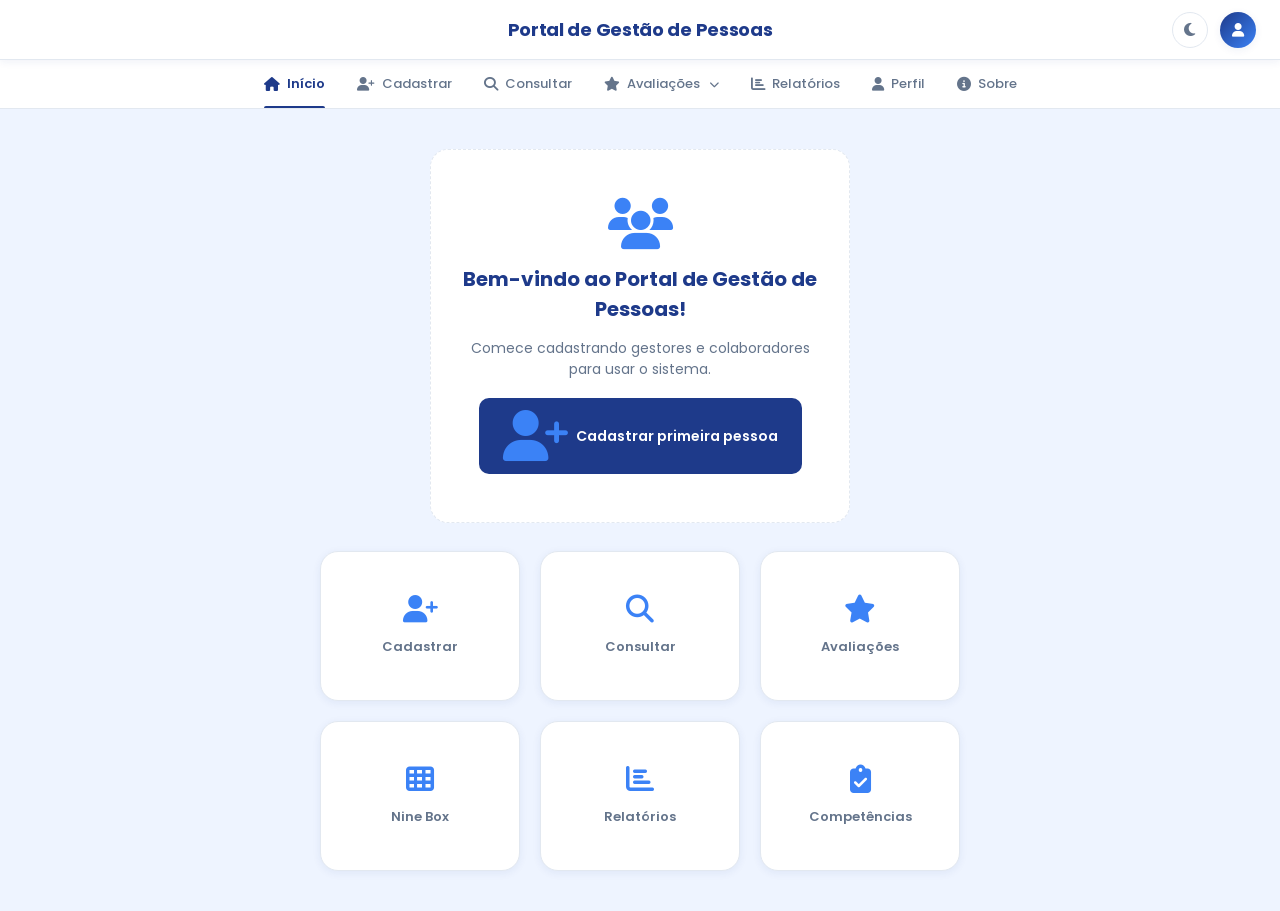
<file: index.html>
<!DOCTYPE html>
<html lang="pt-br">
<head>
  <meta charset="UTF-8">
  <meta name="viewport" content="width=device-width, initial-scale=1.0">
  <title>Portal de Gestão de Pessoas</title>
  <link rel="preconnect" href="https://fonts.googleapis.com">
  <link rel="preconnect" href="https://fonts.gstatic.com" crossorigin>
  <link href="https://fonts.googleapis.com/css2?family=Poppins:wght@300;400;500;600;700&display=swap" rel="stylesheet">
  <link rel="stylesheet" href="css/style.css">
  <link rel="stylesheet" href="https://cdnjs.cloudflare.com/ajax/libs/font-awesome/6.5.0/css/all.min.css">
</head>

<body>

<header>
  <h2>Portal de Gestão de Pessoas</h2>
  <button id="dark-mode-btn" onclick="toggleDarkMode()" title="Modo escuro">
    <i class="fa-solid fa-moon"></i>
  </button>
  <div class="user-menu" id="user-menu">
    <div class="user" id="user-btn" onclick="toggleUserMenu()" title="Minha conta">
      <i class="fa-solid fa-user" aria-hidden="true"></i>
    </div>
    <div class="user-dropdown" id="user-dropdown">
      <div class="user-dropdown-info" id="user-dropdown-info">
        <div class="user-dropdown-avatar" id="user-dropdown-avatar">
          <i class="fa-solid fa-user"></i>
        </div>
        <div>
          <div class="user-dropdown-nome" id="user-dropdown-nome">Visitante</div>
          <div class="user-dropdown-tipo" id="user-dropdown-tipo">Não identificado</div>
        </div>
      </div>
      <div class="user-dropdown-divider"></div>
      <a href="perfil.html" class="user-dropdown-item">
        <i class="fa-solid fa-user-pen"></i> Meu Perfil
      </a>
      <button class="user-dropdown-item user-dropdown-sair" id="btn-sair-header" onclick="sairDaConta()" style="display:none">
        <i class="fa-solid fa-right-from-bracket"></i> Sair da conta
      </button>
    </div>
  </div>
</header>

<nav class="navbar">
  <ul class="navbar-nav">
    <li class="navbar-item">
      <a href="index.html" class="navbar-link active">
        <i class="fa-solid fa-home"></i>
        <span>Início</span>
      </a>
    </li>
    <li class="navbar-item">
      <a href="pages/cadastrar.html" class="navbar-link">
        <i class="fa-solid fa-user-plus"></i>
        <span>Cadastrar</span>
      </a>
    </li>
    <li class="navbar-item">
      <a href="pages/consultar.html" class="navbar-link">
        <i class="fa-solid fa-magnifying-glass"></i>
        <span>Consultar</span>
      </a>
    </li>
    <li class="navbar-item navbar-item-dropdown">
      <a href="#" class="navbar-link navbar-link-dropdown" onclick="toggleSubmenu(event, this)">
        <i class="fa-solid fa-star"></i>
        <span>Avaliações</span>
        <i class="fa-solid fa-chevron-down navbar-chevron"></i>
      </a>
      <ul class="navbar-submenu">
        <li><a href="pages/avaliacoes.html" class="navbar-submenu-link"><i class="fa-solid fa-star"></i> Avaliações</a></li>
        <li><a href="pages/nine-box.html" class="navbar-submenu-link"><i class="fa-solid fa-th"></i> Nine Box</a></li>
        <li><a href="pages/competencias.html" class="navbar-submenu-link"><i class="fa-solid fa-clipboard-check"></i> Competências</a></li>
        <li><a href="pages/avaliacao-180.html" class="navbar-submenu-link"><i class="fa-solid fa-rotate"></i> 180°</a></li>
      </ul>
    </li>
    <li class="navbar-item">
      <a href="pages/relatorios.html" class="navbar-link">
        <i class="fa-solid fa-chart-bar"></i>
        <span>Relatórios</span>
      </a>
    </li>
    <li class="navbar-item">
      <a href="perfil.html" class="navbar-link">
        <i class="fa-solid fa-user"></i>
        <span>Perfil</span>
      </a>
    </li>
    <li class="navbar-item">
      <a href="pages/sobre.html" class="navbar-link">
        <i class="fa-solid fa-circle-info"></i>
        <span>Sobre</span>
      </a>
    </li>
  </ul>
</nav>

<main class="wrapper">
  <!-- DASHBOARD STATS -->
  <div class="dashboard">
    <div class="dash-stats" id="dash-stats"></div>
    <nav class="container" aria-label="Menu principal">

      <a href="pages/cadastrar.html" class="card">
        <i class="fa-solid fa-user-plus" aria-hidden="true"></i>
        <p>Cadastrar</p>
      </a>

      <a href="pages/consultar.html" class="card">
        <i class="fa-solid fa-magnifying-glass" aria-hidden="true"></i>
        <p>Consultar</p>
      </a>

      <a href="pages/avaliacoes.html" class="card">
        <i class="fa-solid fa-star" aria-hidden="true"></i>
        <p>Avaliações</p>
      </a>

      <a href="pages/nine-box.html" class="card">
        <i class="fa-solid fa-th" aria-hidden="true"></i>
        <p>Nine Box</p>
      </a>

      <a href="pages/relatorios.html" class="card">
        <i class="fa-solid fa-chart-bar" aria-hidden="true"></i>
        <p>Relatórios</p>
      </a>

      <a href="pages/competencias.html" class="card">
        <i class="fa-solid fa-clipboard-check" aria-hidden="true"></i>
        <p>Competências</p>
      </a>

    </nav>
  </div>
</main>

<script src="css/js/script.js"></script>
<script src="css/js/navbar.js"></script>
<script>
// ---- DROPDOWN DO USUÁRIO ----
function toggleUserMenu() {
  document.getElementById('user-dropdown').classList.toggle('open');
}

// Fechar ao clicar fora
document.addEventListener('click', (e) => {
  const menu = document.getElementById('user-menu');
  if (menu && !menu.contains(e.target)) {
    document.getElementById('user-dropdown').classList.remove('open');
  }
});

function sairDaConta() {
  localStorage.removeItem('perfilLogado');
  location.reload();
}

// ---- DASHBOARD + INFO DO USUÁRIO ----
document.addEventListener('DOMContentLoaded', () => {
  const contatos = getContatos();
  const avaliacoes = getAvaliacoes();
  const nineBox = JSON.parse(localStorage.getItem('nineBoxAvaliacoes') || '[]');

  const gestores = contatos.filter(c => c.tipo === 'gestor').length;
  const colaboradores = contatos.filter(c => c.tipo === 'colaborador').length;
  const totalAv = avaliacoes.length;
  const totalNB = nineBox.length;

  const container = document.getElementById('dash-stats');
  if (container) {
    if (contatos.length === 0) {
      // Mensagem de boas-vindas para novos usuários
      container.innerHTML = `
        <div class="dash-welcome">
          <i class="fa-solid fa-users"></i>
          <h3>Bem-vindo ao Portal de Gestão de Pessoas!</h3>
          <p>Comece cadastrando gestores e colaboradores para usar o sistema.</p>
          <a href="pages/cadastrar.html" class="dash-welcome-btn">
            <i class="fa-solid fa-user-plus"></i> Cadastrar primeira pessoa
          </a>
        </div>`;
    } else {
      container.innerHTML = `
        <div class="dash-stat">
          <i class="fa-solid fa-user-tie"></i>
          <div><span class="dash-stat-val">${gestores}</span><span class="dash-stat-label">Gestores</span></div>
        </div>
        <div class="dash-stat">
          <i class="fa-solid fa-users"></i>
          <div><span class="dash-stat-val">${colaboradores}</span><span class="dash-stat-label">Colaboradores</span></div>
        </div>
        <div class="dash-stat">
          <i class="fa-solid fa-star"></i>
          <div><span class="dash-stat-val">${totalAv}</span><span class="dash-stat-label">Avaliações</span></div>
        </div>
        <div class="dash-stat">
          <i class="fa-solid fa-th"></i>
          <div><span class="dash-stat-val">${totalNB}</span><span class="dash-stat-label">Nine Box</span></div>
        </div>
      `;
    }
  }

  // Preencher info do usuário logado no dropdown
  const sessao = JSON.parse(localStorage.getItem('perfilLogado') || 'null');
  const nomeEl = document.getElementById('user-dropdown-nome');
  const tipoEl = document.getElementById('user-dropdown-tipo');
  const avatarEl = document.getElementById('user-dropdown-avatar');
  const btnSair = document.getElementById('btn-sair-header');

  if (sessao) {
    const pessoa = contatos.find(c => c.id === sessao.id);
    if (pessoa) {
      if (nomeEl) nomeEl.textContent = pessoa.nome;
      if (tipoEl) tipoEl.textContent = pessoa.tipo === 'gestor' ? 'Gestor' : 'Colaborador';
      if (btnSair) btnSair.style.display = 'flex';

      if (avatarEl) {
        if (pessoa.foto) {
          avatarEl.innerHTML = `<img src="${pessoa.foto}" alt="${pessoa.nome}">`;
        } else {
          const iniciais = pessoa.nome.split(' ').slice(0, 2).map(p => p[0]).join('').toUpperCase();
          avatarEl.innerHTML = iniciais;
        }
      }
    }
  } else {
    if (nomeEl) nomeEl.textContent = 'Visitante';
    if (tipoEl) tipoEl.textContent = 'Não identificado';
  }
});
</script>
</body>
</html>
</file>
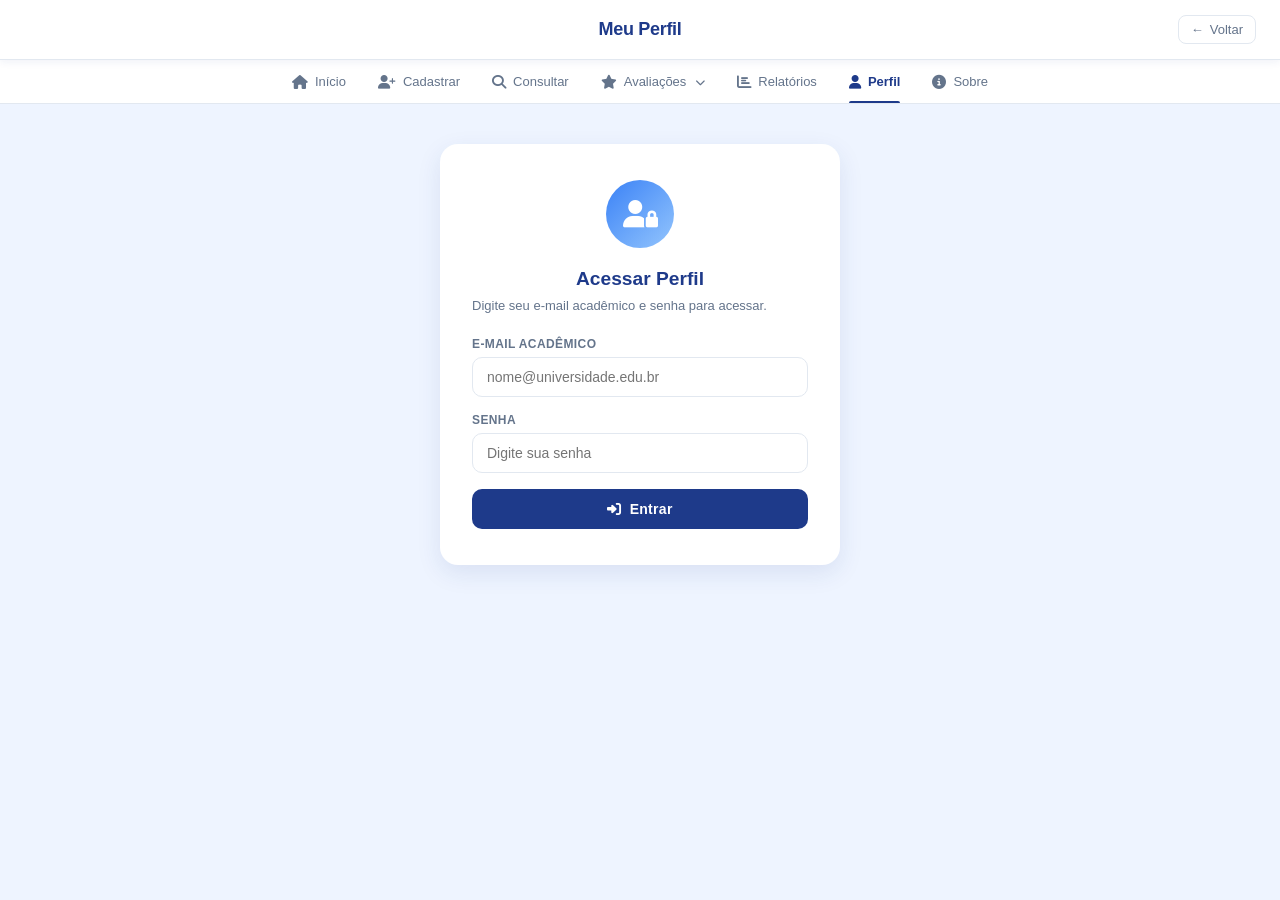
<file: perfil.html>
<!DOCTYPE html>
<html lang="pt-br">
<head>
  <meta charset="UTF-8">
  <meta name="viewport" content="width=device-width, initial-scale=1.0">
  <title>Perfil — Portal de Estágio</title>
  <link rel="stylesheet" href="css/style.css">
  <link rel="stylesheet" href="css/pages.css">
  <link rel="stylesheet" href="css/perfil.css">
  <link rel="stylesheet" href="https://cdnjs.cloudflare.com/ajax/libs/font-awesome/6.5.0/css/all.min.css">
</head>
<body>

<header>
  <h2>Meu Perfil</h2>
  <a href="index.html">Voltar</a>
</header>

<nav class="navbar">
  <ul class="navbar-nav">
    <li class="navbar-item">
      <a href="index.html" class="navbar-link">
        <i class="fa-solid fa-home"></i>
        <span>Início</span>
      </a>
    </li>
    <li class="navbar-item">
      <a href="pages/cadastrar.html" class="navbar-link">
        <i class="fa-solid fa-user-plus"></i>
        <span>Cadastrar</span>
      </a>
    </li>
    <li class="navbar-item">
      <a href="pages/consultar.html" class="navbar-link">
        <i class="fa-solid fa-magnifying-glass"></i>
        <span>Consultar</span>
      </a>
    </li>
    <li class="navbar-item navbar-item-dropdown">
      <a href="#" class="navbar-link navbar-link-dropdown" onclick="toggleSubmenu(event, this)">
        <i class="fa-solid fa-star"></i>
        <span>Avaliações</span>
        <i class="fa-solid fa-chevron-down navbar-chevron"></i>
      </a>
      <ul class="navbar-submenu">
        <li><a href="pages/avaliacoes.html" class="navbar-submenu-link"><i class="fa-solid fa-star"></i> Avaliações</a></li>
        <li><a href="pages/nine-box.html" class="navbar-submenu-link"><i class="fa-solid fa-th"></i> Nine Box</a></li>
        <li><a href="pages/competencias.html" class="navbar-submenu-link"><i class="fa-solid fa-clipboard-check"></i> Competências</a></li>
        <li><a href="pages/avaliacao-180.html" class="navbar-submenu-link"><i class="fa-solid fa-rotate"></i> 180°</a></li>
      </ul>
    </li>
    <li class="navbar-item">
      <a href="pages/relatorios.html" class="navbar-link">
        <i class="fa-solid fa-chart-bar"></i>
        <span>Relatórios</span>
      </a>
    </li>
    <li class="navbar-item">
      <a href="perfil.html" class="navbar-link active">
        <i class="fa-solid fa-user"></i>
        <span>Perfil</span>
      </a>
    </li>
    <li class="navbar-item">
      <a href="pages/sobre.html" class="navbar-link">
        <i class="fa-solid fa-circle-info"></i>
        <span>Sobre</span>
      </a>
    </li>
  </ul>
</nav>

<main class="wrapper pg-wrapper">

  <div class="pf-login-card" id="tela-login">
    <div class="pf-login-icon">
      <i class="fa-solid fa-user-lock"></i>
    </div>
    <h3>Acessar Perfil</h3>
    <p class="pf-login-desc">Digite seu e-mail acadêmico e senha para acessar.</p>

    <div class="pg-field">
      <label for="login-email">E-mail acadêmico</label>
      <input type="email" id="login-email" placeholder="nome@universidade.edu.br"
             onkeydown="if(event.key==='Enter') entrar()">
    </div>

    <div class="pg-field">
      <label for="login-senha">Senha</label>
      <input type="password" id="login-senha" placeholder="Digite sua senha"
             onkeydown="if(event.key==='Enter') entrar()">
    </div>

    <button class="pg-btn" onclick="entrar()">
      <i class="fa-solid fa-right-to-bracket"></i> Entrar
    </button>
  </div>

  <!-- TELA DE PERFIL -->
  <div class="pf-layout" id="tela-perfil" style="display:none">

    <!-- CARD ESQUERDO — foto + info -->
    <div class="pf-card pf-card-left">

      <!-- Foto -->
      <div class="pf-foto-wrap">
        <div class="pf-foto" id="pf-foto-preview" onclick="document.getElementById('pf-foto-input').click()">
          <span id="pf-foto-iniciais"></span>
          <div class="pf-foto-overlay"><i class="fa-solid fa-camera"></i></div>
        </div>
        <input type="file" id="pf-foto-input" accept="image/*" style="display:none" onchange="trocarFoto(this)">
        <p class="pf-foto-hint">Clique para alterar</p>
      </div>

      <!-- Nome e tipo -->
      <h3 class="pf-nome" id="pf-nome-display"></h3>
      <span class="pg-badge pf-tipo-badge" id="pf-tipo-badge"></span>

      <!-- Stats -->
      <div class="pf-stats" id="pf-stats"></div>

      <!-- Sair -->
      <button class="pf-btn-sair" onclick="sair()">
        <i class="fa-solid fa-right-from-bracket"></i> Sair
      </button>

    </div>

    <!-- CARD DIREITO — edição + avaliações -->
    <div class="pf-card pf-card-right">

      <!-- Tabs -->
      <div class="pf-tabs">
        <button class="pf-tab active" data-tab="dados" onclick="setTab('dados')">
          <i class="fa-solid fa-pen"></i> Meus Dados
        </button>
        <button class="pf-tab" data-tab="avaliacoes" onclick="setTab('avaliacoes')">
          <i class="fa-solid fa-star"></i> Minhas Avaliações
        </button>
      </div>

      <!-- ABA: DADOS -->
      <div class="pf-tab-content" id="tab-dados">

        <div class="pg-field">
          <label for="pf-nome">Nome completo</label>
          <input type="text" id="pf-nome" placeholder="Seu nome">
        </div>

        <div class="pg-field">
          <label for="pf-email">E-mail acadêmico</label>
          <input type="email" id="pf-email" placeholder="seu@email.com" readonly
                 style="background:#f0f0f0;cursor:not-allowed;color:#888">
        </div>

        <div class="pg-field" id="pf-campo-senha">
          <label for="pf-senha">Nova senha <span class="av-opcional">(deixe em branco para manter)</span></label>
          <input type="password" id="pf-senha" placeholder="Digite nova senha" autocomplete="new-password">
        </div>

        <div class="pg-field" id="pf-campo-disciplina" style="display:none">
          <label for="pf-disciplina">Disciplina</label>
          <input type="text" id="pf-disciplina" placeholder="Ex: Engenharia de Software">
        </div>

        <div class="pg-field">
          <label for="pf-bio">Sobre mim <span class="av-opcional">(opcional)</span></label>
          <textarea id="pf-bio" placeholder="Conte um pouco sobre você..." style="width:100%;padding:11px 14px;border-radius:10px;border:1.5px solid var(--border);font-size:14px;font-family:inherit;resize:vertical;min-height:80px;background:#fafafa;"></textarea>
        </div>

        <button class="pg-btn" onclick="salvarPerfil()">
          <i class="fa-solid fa-floppy-disk"></i> Salvar Alterações
        </button>

        <!-- SEÇÃO DE DADOS — apenas para professores -->
        <div id="pf-dados-section" style="display:none;margin-top:24px;padding:18px;background:#f4f6ff;border-radius:var(--radius-sm);border:1.5px solid var(--border)">
          <h4 style="font-size:13px;font-weight:700;color:var(--primary);margin:0 0 8px;display:flex;align-items:center;gap:7px">
            <i class="fa-solid fa-database"></i> Gerenciar Dados
          </h4>
          <p style="font-size:12px;color:var(--text-muted);margin:0 0 14px;line-height:1.5">
            Exporte ou importe todos os dados do sistema.
          </p>
          <div style="display:flex;gap:10px;flex-wrap:wrap">
            <button onclick="exportarDados()" style="margin-top:0;width:auto;padding:8px 16px;font-size:12px;font-weight:600;display:inline-flex;align-items:center;gap:6px">
              <i class="fa-solid fa-download"></i> Exportar dados
            </button>
            <button onclick="importarDados()" style="margin-top:0;width:auto;padding:8px 16px;font-size:12px;font-weight:600;background:transparent;color:var(--primary);border:1.5px solid var(--primary-light);box-shadow:none;display:inline-flex;align-items:center;gap:6px">
              <i class="fa-solid fa-upload"></i> Importar dados
            </button>
          </div>
        </div>

      </div>

      <!-- ABA: AVALIAÇÕES -->
      <div class="pf-tab-content" id="tab-avaliacoes" style="display:none">
        <div id="pf-avaliacoes-lista">
          <p class="pg-empty">Nenhuma avaliação recebida ainda.</p>
        </div>
      </div>

    </div>
  </div>

</main>

<script src="css/js/script.js"></script>
<script src="css/js/dados.js"></script>
<script src="css/js/perfil.js"></script>
<script src="css/js/navbar.js"></script>
</body>
</html>
</file>
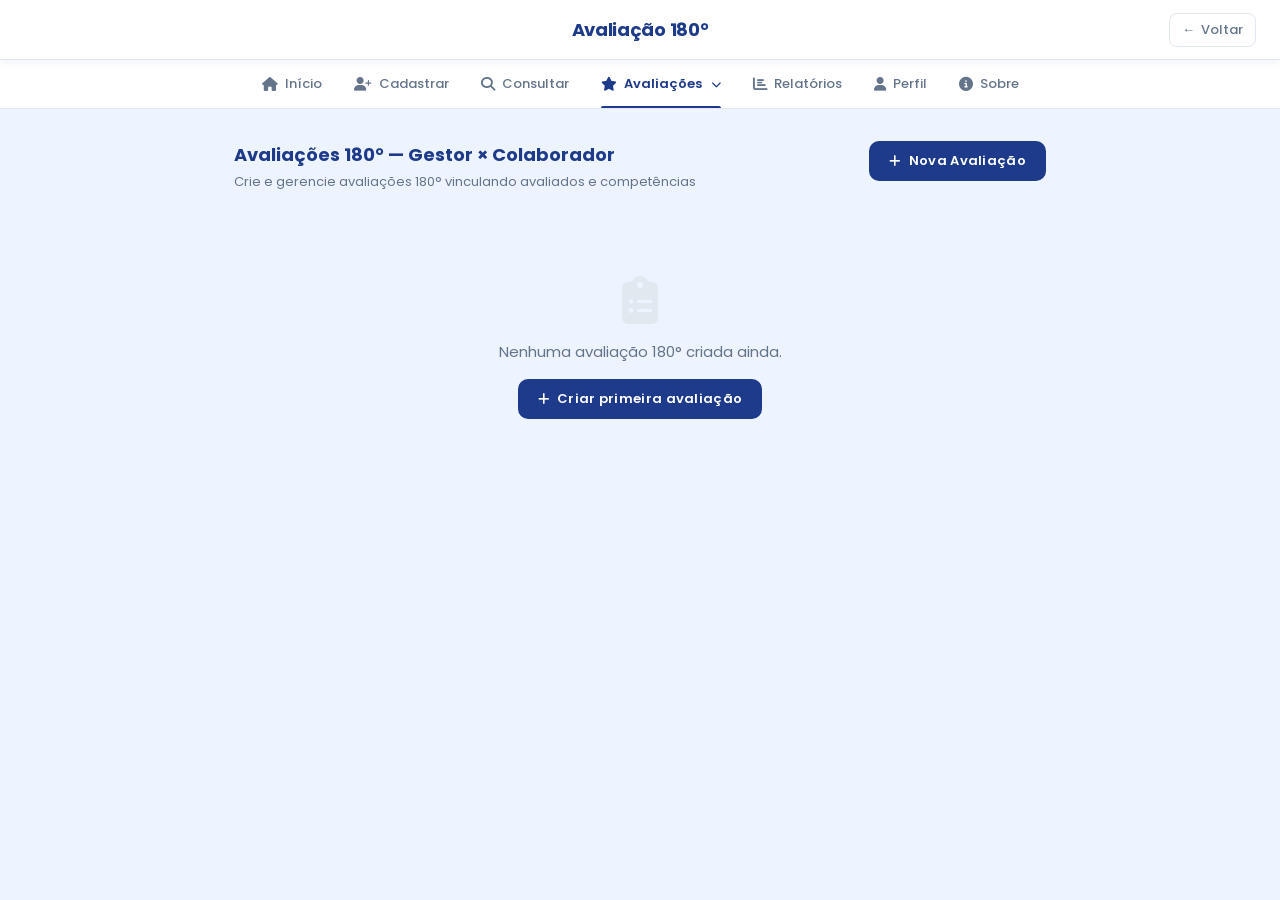
<file: pages/avaliacao-180.html>
<!DOCTYPE html>
<html lang="pt-br">
<head>
  <meta charset="UTF-8">
  <meta name="viewport" content="width=device-width, initial-scale=1.0">
  <title>Avaliação 180° — Portal de Estágio</title>
  <link rel="preconnect" href="https://fonts.googleapis.com">
  <link rel="preconnect" href="https://fonts.gstatic.com" crossorigin>
  <link href="https://fonts.googleapis.com/css2?family=Poppins:wght@300;400;500;600;700&display=swap" rel="stylesheet">
  <link rel="stylesheet" href="../css/style.css">
  <link rel="stylesheet" href="../css/avaliacao-180.css">
  <link rel="stylesheet" href="https://cdnjs.cloudflare.com/ajax/libs/font-awesome/6.5.0/css/all.min.css">
</head>
<body>

<header>
  <h2>Avaliação 180°</h2>
  <a href="../index.html">Voltar</a>
</header>

<nav class="navbar">
  <ul class="navbar-nav">
    <li class="navbar-item"><a href="../index.html" class="navbar-link"><i class="fa-solid fa-home"></i><span>Início</span></a></li>
    <li class="navbar-item"><a href="cadastrar.html" class="navbar-link"><i class="fa-solid fa-user-plus"></i><span>Cadastrar</span></a></li>
    <li class="navbar-item"><a href="consultar.html" class="navbar-link"><i class="fa-solid fa-magnifying-glass"></i><span>Consultar</span></a></li>
    <li class="navbar-item navbar-item-dropdown">
      <a href="#" class="navbar-link navbar-link-dropdown" onclick="toggleSubmenu(event, this)">
        <i class="fa-solid fa-star"></i><span>Avaliações</span>
        <i class="fa-solid fa-chevron-down navbar-chevron"></i>
      </a>
      <ul class="navbar-submenu">
        <li><a href="avaliacoes.html" class="navbar-submenu-link"><i class="fa-solid fa-star"></i> Avaliações</a></li>
        <li><a href="nine-box.html" class="navbar-submenu-link"><i class="fa-solid fa-th"></i> Nine Box</a></li>
        <li><a href="competencias.html" class="navbar-submenu-link"><i class="fa-solid fa-clipboard-check"></i> Competências</a></li>
        <li><a href="avaliacao-180.html" class="navbar-submenu-link active"><i class="fa-solid fa-rotate"></i> 180°</a></li>
      </ul>
    </li>
    <li class="navbar-item"><a href="relatorios.html" class="navbar-link"><i class="fa-solid fa-chart-bar"></i><span>Relatórios</span></a></li>
    <li class="navbar-item"><a href="../perfil.html" class="navbar-link"><i class="fa-solid fa-user"></i><span>Perfil</span></a></li>
    <li class="navbar-item"><a href="sobre.html" class="navbar-link"><i class="fa-solid fa-circle-info"></i><span>Sobre</span></a></li>
  </ul>
</nav>

<main class="r180-main">

  <!-- ===== LISTA ===== -->
  <div id="tela-lista" class="r180-tela">
    <div class="r180-lista-header">
      <div>
        <h3>Avaliações 180° — Gestor × Colaborador</h3>
        <p>Crie e gerencie avaliações 180° vinculando avaliados e competências</p>
      </div>
      <button class="r180-btn-novo" onclick="abrirFormulario()">
        <i class="fa-solid fa-plus"></i> Nova Avaliação
      </button>
    </div>
    <div id="r180-lista-container"></div>
  </div>

  <!-- ===== FORMULÁRIO / RESUMO ===== -->
  <div id="tela-form" class="r180-tela" style="display:none">
    <div class="r180-card">

      <!-- CABEÇALHO -->
      <div class="r180-card-header">
        <div>
          <h3>Resumo:</h3>
          <p class="r180-card-sub">
            <i class="fa-solid fa-circle-dot" style="color:var(--success)"></i>
            Revise todas as informações antes de finalizar a avaliação.
          </p>
        </div>
        <button class="r180-btn-cancelar" onclick="fecharFormulario()">
          <i class="fa-solid fa-xmark"></i> Cancelar
        </button>
      </div>

      <!-- GRID DE INFORMAÇÕES -->
      <div class="r180-info-grid">

        <div class="r180-info-item">
          <i class="fa-solid fa-file-lines"></i>
          <div>
            <label>Nome:</label>
            <input type="text" id="r180-nome" placeholder="Nome da avaliação">
          </div>
        </div>

        <div class="r180-info-item">
          <i class="fa-solid fa-rotate"></i>
          <div>
            <label>Tipo de avaliação:</label>
            <select id="r180-tipo">
              <option value="180">180° (Gestor × Colaborador)</option>
              <option value="90">90° (Autoavaliação)</option>
              <option value="equipe">Equipe (para gestores)</option>
            </select>
          </div>
        </div>

        <div class="r180-info-item">
          <i class="fa-solid fa-building"></i>
          <div>
            <label>Empresa:</label>
            <input type="text" id="r180-empresa" placeholder="Nome da empresa">
          </div>
        </div>

        <div class="r180-info-item">
          <i class="fa-solid fa-user-tie"></i>
          <div>
            <label>Gestor:</label>
            <select id="r180-gestor">
              <option value="">Selecione o gestor...</option>
            </select>
          </div>
        </div>

        <div class="r180-info-item">
          <i class="fa-solid fa-sitemap"></i>
          <div>
            <label>Setor:</label>
            <input type="text" id="r180-setor" placeholder="Ex: Tecnologia da Informação">
          </div>
        </div>

        <div class="r180-info-item r180-info-datas">
          <i class="fa-solid fa-calendar" style="font-size:15px;color:var(--primary-light);flex-shrink:0;width:18px;text-align:center"></i>
          <div class="r180-data-pair">
            <label>Início:</label>
            <input type="date" id="r180-inicio">
          </div>
          <div class="r180-data-pair">
            <label>Fim:</label>
            <input type="date" id="r180-fim">
          </div>
        </div>

      </div>

      <!-- DESCRIÇÃO -->
      <div class="r180-section">
        <h4 class="r180-section-title">Descrição:</h4>
        <textarea id="r180-descricao" rows="4"
          placeholder="Adicione uma descrição detalhada sobre a avaliação e seus objetivos."></textarea>
      </div>

      <!-- AVALIADOS -->
      <div class="r180-section">
        <div class="r180-section-header">
          <h4 class="r180-section-title">Avaliados:</h4>
          <button class="r180-btn-add" onclick="abrirModalAvaliado()">
            <i class="fa-solid fa-plus"></i> Adicionar
          </button>
        </div>
        <div id="r180-avaliados-lista">
          <p class="r180-empty-small">Nenhum avaliado adicionado.</p>
        </div>
      </div>

      <!-- COMPETÊNCIAS -->
      <div class="r180-section">
        <div class="r180-section-header">
          <h4 class="r180-section-title">Competências avaliadas:</h4>
          <button class="r180-btn-add" onclick="abrirModalCompetencia()">
            <i class="fa-solid fa-plus"></i> Adicionar
          </button>
        </div>
        <div id="r180-competencias-lista">
          <p class="r180-empty-small">Nenhuma competência adicionada.</p>
        </div>
      </div>

      <!-- AÇÕES -->
      <div class="r180-form-actions">
        <button class="r180-btn-voltar" onclick="fecharFormulario()">Voltar</button>
        <button class="r180-btn-salvar" onclick="salvarAvaliacao180()">
          <i class="fa-solid fa-floppy-disk"></i>
          <span id="r180-btn-texto">Criar Avaliação</span>
        </button>
      </div>

    </div>
  </div>

</main>

<!-- MODAL: ADICIONAR AVALIADO -->
<div class="r180-modal-overlay" id="modal-avaliado" onclick="fecharModalAvaliado(event)">
  <div class="r180-modal r180-modal-lg">

    <!-- CABEÇALHO -->
    <div class="r180-modal-header">
      <div>
        <h4 id="modal-avaliado-titulo">Avaliados — Gestor(a)</h4>
        <p class="r180-modal-sub">
          <i class="fa-solid fa-circle-dot" style="color:var(--success)"></i>
          Adicione os membros do time do gestor que serão avaliados
        </p>
      </div>
      <button class="r180-btn-cancelar" onclick="fecharModalAvaliado()" style="align-self:flex-start">
        <i class="fa-solid fa-xmark"></i> Cancelar
      </button>
    </div>

    <!-- ETAPA 1: SELEÇÃO COM CHECKBOXES -->
    <div id="modal-etapa-selecao">

      <!-- BARRA DE SELEÇÃO -->
      <div class="r180-select-bar">
        <span>Selecione os avaliados do time do gestor selecionado</span>
        <div class="r180-select-bar-right">
          <span class="r180-select-todos-label">Selecionar Todos:</span>
          <input type="checkbox" id="check-todos" onchange="toggleSelecionarTodos(this)"
            style="width:18px;height:18px;cursor:pointer;accent-color:var(--primary)">
          <button class="r180-modal-close" onclick="fecharModalAvaliado()">
            <i class="fa-solid fa-xmark"></i>
          </button>
        </div>
      </div>

      <!-- LISTA COM CHECKBOXES -->
      <div class="r180-check-lista" id="modal-check-lista">
        <p class="r180-empty-small">Nenhum estagiário cadastrado.</p>
      </div>

      <!-- AÇÕES ETAPA 1 -->
      <div class="r180-modal-actions r180-modal-actions-3">
        <button class="r180-btn-voltar" onclick="fecharModalAvaliado()">Cancelar</button>
        <button class="r180-btn-criar-avaliado" onclick="abrirCriarAvaliado()">
          <i class="fa-solid fa-user-plus"></i> Criar Avaliado
        </button>
        <button class="r180-btn-confirmar" onclick="confirmarAvaliados()">
          Confirmar
        </button>
      </div>

      <div style="display:flex;justify-content:space-between;align-items:center;margin-top:12px">
        <button class="r180-btn-voltar" onclick="fecharModalAvaliado()">Voltar</button>
        <button class="r180-btn-proximo" onclick="confirmarAvaliados()">
          Próximo <i class="fa-solid fa-arrow-right"></i>
        </button>
      </div>

    </div>

    <!-- ETAPA 2: LISTA DOS SELECIONADOS -->
    <div id="modal-etapa-lista" style="display:none">

      <!-- DROPDOWN DE SELEÇÃO RÁPIDA -->
      <div class="r180-dropdown-select" onclick="voltarParaSelecao()">
        <span>Selecione os avaliados do time do gestor selecionado</span>
        <i class="fa-solid fa-chevron-down"></i>
      </div>

      <!-- LISTA DOS AVALIADOS CONFIRMADOS -->
      <div class="r180-check-lista" id="modal-lista-confirmados"></div>

      <!-- AÇÕES ETAPA 2 -->
      <div style="display:flex;justify-content:flex-end;margin-bottom:12px">
        <button class="r180-btn-criar-avaliado" onclick="abrirCriarAvaliado()" style="width:auto;flex:none">
          <i class="fa-solid fa-user-plus"></i> Criar Avaliado
        </button>
      </div>

      <div style="display:flex;justify-content:space-between;align-items:center;padding-top:12px;border-top:1px solid var(--border)">
        <button class="r180-btn-voltar" onclick="voltarParaSelecao()">Voltar</button>
        <button class="r180-btn-proximo" onclick="fecharModalAvaliado()">
          Próximo <i class="fa-solid fa-arrow-right"></i>
        </button>
      </div>

    </div>

  </div>
</div>

<!-- MODAL: ADICIONAR COMPETÊNCIA -->
<div class="r180-modal-overlay" id="modal-competencia" onclick="fecharModalCompetencia(event)">
  <div class="r180-modal r180-modal-lg">

    <!-- CABEÇALHO -->
    <div class="r180-modal-header">
      <div>
        <h4>Competências para os colaboradores:</h4>
        <p class="r180-modal-sub">
          <i class="fa-solid fa-circle-dot" style="color:var(--success)"></i>
          Selecione uma competência ou crie uma nova para avaliar os colaboradores do time.
        </p>
      </div>
      <button class="r180-btn-cancelar" onclick="fecharModalCompetencia()" style="align-self:flex-start">
        <i class="fa-solid fa-xmark"></i> Cancelar
      </button>
    </div>

    <!-- BARRA DE PESQUISA -->
    <div class="r180-comp-search-wrap">
      <i class="fa-solid fa-magnifying-glass"></i>
      <input type="text" id="modal-comp-busca"
        placeholder="Pesquisar..."
        oninput="filtrarCompetenciasModal(this.value)">
    </div>

    <!-- LISTA DE COMPETÊNCIAS -->
    <div class="r180-check-lista" id="modal-comp-lista" style="min-height:120px">
      <!-- preenchido via JS -->
    </div>

    <!-- AÇÕES -->
    <div style="display:flex;justify-content:flex-end;margin-bottom:12px">
      <button class="r180-btn-criar-avaliado" onclick="irParaCriarCompetencia()" style="width:auto;flex:none">
        <i class="fa-solid fa-plus"></i> Criar Competência
      </button>
    </div>

    <div style="display:flex;justify-content:space-between;align-items:center;padding-top:12px;border-top:1px solid var(--border)">
      <button class="r180-btn-voltar" onclick="fecharModalCompetencia()">Voltar</button>
      <button class="r180-btn-proximo" onclick="confirmarCompetencias()">
        Próximo <i class="fa-solid fa-arrow-right"></i>
      </button>
    </div>

  </div>
</div>

<!-- MODAL: EDITAR AVALIADO -->
<div class="r180-modal-overlay" id="modal-editar-avaliado" onclick="fecharModalEditarAvaliado(event)">
  <div class="r180-modal" style="max-height:90vh;overflow-y:auto">

    <div class="r180-modal-header" style="position:sticky;top:0;background:white;z-index:1;padding-bottom:14px;border-bottom:1px solid var(--border)">
      <h4>Editar Contato</h4>
      <button class="r180-modal-close" onclick="fecharModalEditarAvaliado()">
        <i class="fa-solid fa-xmark"></i>
      </button>
    </div>

    <input type="hidden" id="edit-av-id">

    <div class="r180-modal-body" style="display:flex;flex-direction:column;gap:14px;padding-top:16px">

      <div class="r180-field">
        <label>Nome</label>
        <input type="text" id="edit-av-nome" placeholder="Nome completo">
      </div>

      <div class="r180-field">
        <label>RA</label>
        <input type="text" id="edit-av-ra" placeholder="Registro Acadêmico">
      </div>

      <div class="r180-field">
        <label>Tipo</label>
        <input type="text" value="avaliado" readonly
          style="background:#f1f5f9;color:var(--text-muted);cursor:not-allowed;padding:10px 14px;border-radius:var(--radius-sm);border:1.5px solid var(--border);font-size:14px;font-family:inherit;width:100%">
      </div>

      <div class="r180-field">
        <label>CPF</label>
        <input type="text" id="edit-av-cpf" placeholder="000.000.000-00">
      </div>

      <div class="r180-field">
        <label>Email</label>
        <input type="email" id="edit-av-email" placeholder="email@instituicao.edu.br">
      </div>

      <div class="r180-field">
        <label>Data Nascimento</label>
        <input type="date" id="edit-av-nascimento">
      </div>

      <div class="r180-field">
        <label>Gênero</label>
        <select id="edit-av-genero">
          <option value="">Selecione...</option>
          <option value="Masculino">Masculino</option>
          <option value="Feminino">Feminino</option>
          <option value="Não binário">Não binário</option>
          <option value="Prefiro não informar">Prefiro não informar</option>
        </select>
      </div>

      <div class="r180-field">
        <label>Cargo</label>
        <input type="text" id="edit-av-cargo" placeholder="Ex: Desenvolvedor Front End Junior">
      </div>

      <div class="r180-field">
        <label>Departamento</label>
        <input type="text" id="edit-av-departamento" placeholder="Ex: Tecnologia da Informação">
      </div>

      <div class="r180-field">
        <label>Empresa</label>
        <input type="text" id="edit-av-empresa" placeholder="Nome da empresa">
      </div>

      <div class="r180-field">
        <label>Gestor</label>
        <select id="edit-av-gestor">
          <option value="">Selecione...</option>
        </select>
      </div>

    </div>

    <div class="r180-modal-actions" style="margin-top:20px;padding-top:14px;border-top:1px solid var(--border)">
      <button class="r180-btn-voltar" onclick="fecharModalEditarAvaliado()">Cancelar</button>
      <button class="r180-btn-salvar" onclick="pedirConfirmacaoEdicao()">
        <i class="fa-solid fa-floppy-disk"></i> Salvar
      </button>
    </div>

  </div>
</div>

<!-- MODAL: CONFIRMAÇÃO DE EDIÇÃO -->
<div class="r180-modal-overlay" id="modal-confirmar-edicao" onclick="fecharConfirmacaoEdicao(event)">
  <div class="r180-modal r180-modal-confirm">
    <div class="r180-confirm-icon">
      <i class="fa-solid fa-pen-to-square"></i>
    </div>
    <h4 class="r180-confirm-titulo">Editar contato?</h4>
    <p class="r180-confirm-desc">Deseja editar este contato?</p>
    <div class="r180-confirm-actions">
      <button class="r180-confirm-btn-cancel" onclick="fecharConfirmacaoEdicao()">Cancelar</button>
      <button class="r180-confirm-btn-ok" onclick="salvarEdicaoAvaliado()">Sim, Confirmar</button>
    </div>
  </div>
</div>

<script src="../css/js/script.js"></script>
<script src="../css/js/competencias.js"></script>
<script src="../css/js/avaliacao-180.js"></script>
<script src="../css/js/navbar.js"></script>
</body>
</html>
</file>
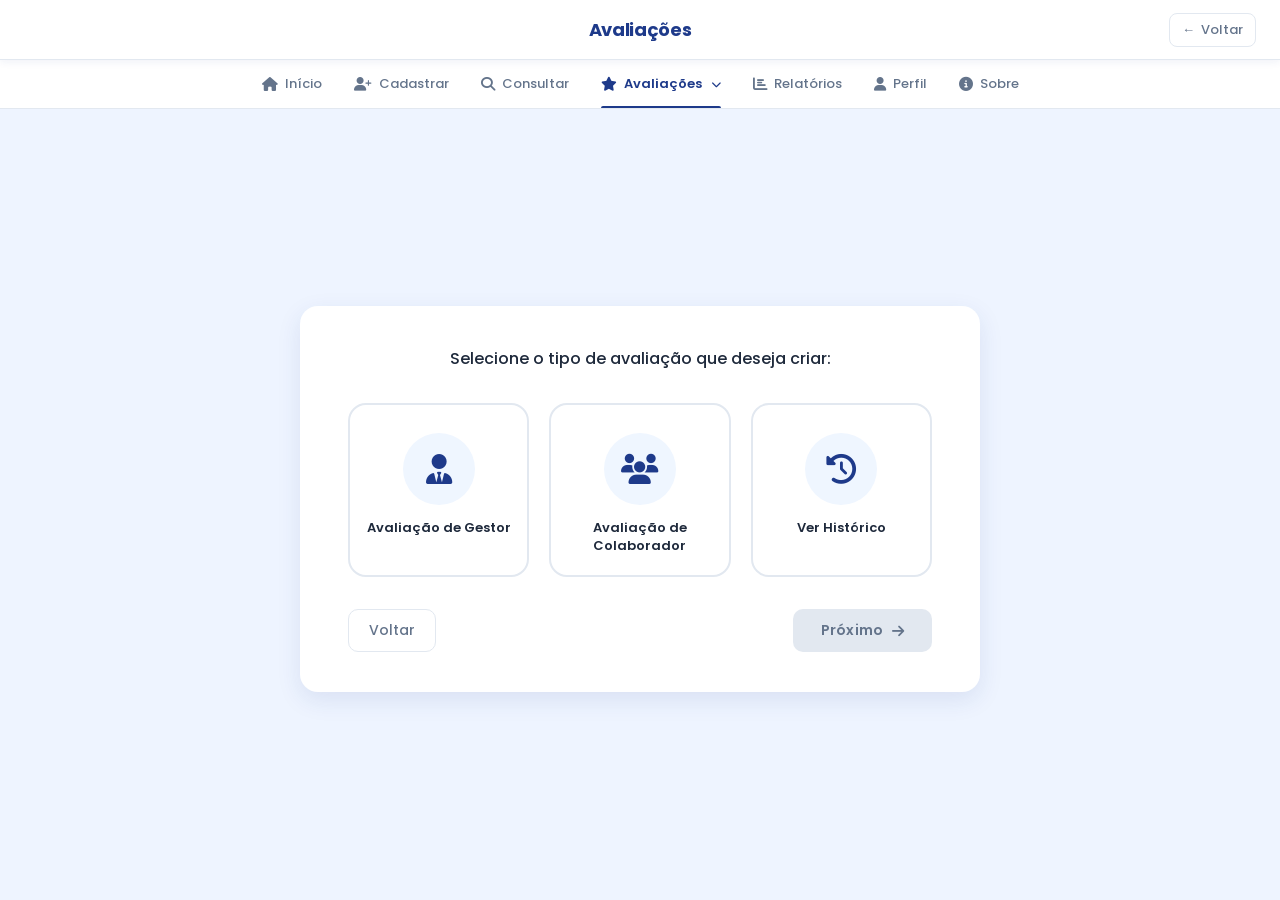
<file: pages/avaliacoes.html>
<!DOCTYPE html>
<html lang="pt-br">
<head>
  <meta charset="UTF-8">
  <meta name="viewport" content="width=device-width, initial-scale=1.0">
  <title>Avaliações — Portal de Gestão de Pessoas</title>
  <link rel="preconnect" href="https://fonts.googleapis.com">
  <link rel="preconnect" href="https://fonts.gstatic.com" crossorigin>
  <link href="https://fonts.googleapis.com/css2?family=Poppins:wght@300;400;500;600;700&display=swap" rel="stylesheet">
  <link rel="stylesheet" href="../css/style.css">
  <link rel="stylesheet" href="../css/avaliacoes.css">
  <link rel="stylesheet" href="https://cdnjs.cloudflare.com/ajax/libs/font-awesome/6.5.0/css/all.min.css">
</head>

<body>

<header>
  <h2 id="av-header-title">Avaliações</h2>
  <a href="../index.html">Voltar</a>
</header>

<nav class="navbar">
  <ul class="navbar-nav">
    <li class="navbar-item"><a href="../index.html" class="navbar-link"><i class="fa-solid fa-home"></i><span>Início</span></a></li>
    <li class="navbar-item"><a href="cadastrar.html" class="navbar-link"><i class="fa-solid fa-user-plus"></i><span>Cadastrar</span></a></li>
    <li class="navbar-item"><a href="consultar.html" class="navbar-link"><i class="fa-solid fa-magnifying-glass"></i><span>Consultar</span></a></li>
    <li class="navbar-item navbar-item-dropdown">
      <a href="#" class="navbar-link navbar-link-dropdown" onclick="toggleSubmenu(event, this)">
        <i class="fa-solid fa-star"></i><span>Avaliações</span>
        <i class="fa-solid fa-chevron-down navbar-chevron"></i>
      </a>
      <ul class="navbar-submenu">
        <li><a href="avaliacoes.html" class="navbar-submenu-link active"><i class="fa-solid fa-star"></i> Avaliações</a></li>
        <li><a href="nine-box.html" class="navbar-submenu-link"><i class="fa-solid fa-th"></i> Nine Box</a></li>
        <li><a href="competencias.html" class="navbar-submenu-link"><i class="fa-solid fa-clipboard-check"></i> Competências</a></li>
        <li><a href="avaliacao-180.html" class="navbar-submenu-link"><i class="fa-solid fa-rotate"></i> 180°</a></li>
      </ul>
    </li>
    <li class="navbar-item"><a href="relatorios.html" class="navbar-link"><i class="fa-solid fa-chart-bar"></i><span>Relatórios</span></a></li>
    <li class="navbar-item"><a href="../perfil.html" class="navbar-link"><i class="fa-solid fa-user"></i><span>Perfil</span></a></li>
    <li class="navbar-item"><a href="sobre.html" class="navbar-link"><i class="fa-solid fa-circle-info"></i><span>Sobre</span></a></li>
  </ul>
</nav>

<main>

  <!-- ===== ETAPA 1: SELEÇÃO DO TIPO ===== -->
  <div class="av-step" id="step-tipo">
    <div class="av-step-box">
      <p class="av-step-subtitle">Selecione o tipo de avaliação que deseja criar:</p>

      <div class="av-tipo-cards">

        <div class="av-tipo-card" data-tipo="gestor" onclick="selecionarTipo('gestor')">
          <div class="av-tipo-icon">
            <i class="fa-solid fa-user-tie"></i>
          </div>
          <span>Avaliação de Gestor</span>
        </div>

        <div class="av-tipo-card" data-tipo="colaborador" onclick="selecionarTipo('colaborador')" id="card-colaborador">
          <div class="av-tipo-icon">
            <i class="fa-solid fa-users"></i>
          </div>
          <span>Avaliação de Colaborador</span>
        </div>

        <div class="av-tipo-card" data-tipo="historico" onclick="selecionarTipo('historico')">
          <div class="av-tipo-icon">
            <i class="fa-solid fa-clock-rotate-left"></i>
          </div>
          <span>Ver Histórico</span>
        </div>

      </div>

      <div class="av-step-actions">
        <a href="../index.html" class="av-btn-voltar">Voltar</a>
        <button class="av-btn-proximo" id="btn-proximo" onclick="irParaFormulario()" disabled>
          Próximo <i class="fa-solid fa-arrow-right"></i>
        </button>
      </div>
    </div>
  </div>

  <!-- ===== ETAPA 2: FORMULÁRIO ===== -->
  <div class="av-step" id="step-form" style="display:none">
    <div class="wrapper av-wrapper">

      <section class="av-form-card" aria-label="Formulário de avaliação">

        <!-- SELEÇÃO DE PESSOA -->
        <div class="av-field">
          <label for="avaliado" id="avaliado-label">Gestor</label>
          <select id="avaliado">
            <option value="">Selecione...</option>
          </select>
        </div>

        <!-- CRITÉRIOS GESTOR -->
        <div class="av-criterios" id="criterios-gestor">
          <p class="av-section-title">Critérios de Avaliação</p>
          <div class="av-criterio">
            <span class="av-criterio-label"><i class="fa-regular fa-clock"></i> Pontualidade</span>
            <div class="stars" data-criterio="pontualidade" role="group"><span>★</span><span>★</span><span>★</span><span>★</span><span>★</span></div>
          </div>
          <div class="av-criterio">
            <span class="av-criterio-label"><i class="fa-regular fa-comments"></i> Comunicação</span>
            <div class="stars" data-criterio="comunicacao" role="group"><span>★</span><span>★</span><span>★</span><span>★</span><span>★</span></div>
          </div>
          <div class="av-criterio">
            <span class="av-criterio-label"><i class="fa-solid fa-code"></i> Desempenho Técnico</span>
            <div class="stars" data-criterio="tecnico" role="group"><span>★</span><span>★</span><span>★</span><span>★</span><span>★</span></div>
          </div>
          <div class="av-criterio">
            <span class="av-criterio-label"><i class="fa-solid fa-bolt"></i> Proatividade</span>
            <div class="stars" data-criterio="proatividade" role="group"><span>★</span><span>★</span><span>★</span><span>★</span><span>★</span></div>
          </div>
          <div class="av-criterio">
            <span class="av-criterio-label"><i class="fa-solid fa-people-group"></i> Trabalho em Equipe</span>
            <div class="stars" data-criterio="equipe" role="group"><span>★</span><span>★</span><span>★</span><span>★</span><span>★</span></div>
          </div>
        </div>

        <!-- ASPECTOS COLABORADOR -->
        <div class="av-criterios-colaborador" id="criterios-colaborador" style="display:none">
          <p class="av-section-title">Aspectos para Comentar</p>
          <div class="av-aspecto"><span class="av-aspecto-label"><i class="fa-regular fa-clock"></i> Pontualidade</span><p class="av-aspecto-desc">Como tem sido a pontualidade do colaborador?</p></div>
          <div class="av-aspecto"><span class="av-aspecto-label"><i class="fa-regular fa-comments"></i> Comunicação</span><p class="av-aspecto-desc">Como é a comunicação e clareza nas interações?</p></div>
          <div class="av-aspecto"><span class="av-aspecto-label"><i class="fa-solid fa-code"></i> Desempenho Técnico</span><p class="av-aspecto-desc">Como está o desenvolvimento técnico e aprendizado?</p></div>
          <div class="av-aspecto"><span class="av-aspecto-label"><i class="fa-solid fa-bolt"></i> Proatividade</span><p class="av-aspecto-desc">Demonstra iniciativa e busca por soluções?</p></div>
          <div class="av-aspecto"><span class="av-aspecto-label"><i class="fa-solid fa-people-group"></i> Trabalho em Equipe</span><p class="av-aspecto-desc">Como interage e colabora com a equipe?</p></div>
        </div>

        <!-- MÉDIA -->
        <div class="av-media-box" id="media-box">
          <span>Média geral</span>
          <span class="av-media-valor" id="media-geral">—</span>
        </div>

        <!-- COMENTÁRIO -->
        <div class="av-field">
          <label for="comentario" id="comentario-label">Comentário <span class="av-opcional">(opcional)</span></label>
          <textarea id="comentario" placeholder="Descreva sua avaliação..." rows="3"></textarea>
        </div>

        <div style="display:flex;gap:10px;margin-top:4px">
          <button class="av-btn-voltar-form" onclick="voltarParaTipo()">
            <i class="fa-solid fa-arrow-left"></i> Voltar
          </button>
          <button class="av-submit" onclick="salvarAvaliacaoUnificada()" id="btn-submit" style="flex:1;margin-top:0">
            <i class="fa-solid fa-paper-plane"></i> <span id="btn-text">Enviar Avaliação</span>
          </button>
        </div>

      </section>

      <!-- HISTÓRICO -->
      <section class="av-historico-card" aria-label="Histórico de avaliações">
        <div class="av-historico-header">
          <p class="av-section-title">Histórico</p>
          <div class="av-filtros">
            <button class="av-filtro active" data-filtro="todos" onclick="filtrar('todos')">Todos</button>
            <button class="av-filtro" data-filtro="professor" onclick="filtrar('professor')">Professores</button>
            <button class="av-filtro" data-filtro="estagiario" onclick="filtrar('estagiario')">Estagiários</button>
          </div>
        </div>
        <div id="historico-lista">
          <p class="av-empty">Nenhuma avaliação registrada.</p>
        </div>
      </section>

    </div>
  </div>

  <!-- ===== ETAPA 3: HISTÓRICO COMPLETO ===== -->
  <div class="av-step" id="step-historico" style="display:none">
    <div class="wrapper av-wrapper" style="justify-content:center">
      <section class="av-historico-card" style="max-width:600px;width:100%" aria-label="Histórico de avaliações">
        <div class="av-historico-header">
          <p class="av-section-title">Histórico de Avaliações</p>
          <div class="av-filtros">
            <button class="av-filtro active" data-filtro="todos" onclick="filtrar('todos')">Todos</button>
            <button class="av-filtro" data-filtro="gestor" onclick="filtrar('gestor')">Gestores</button>
            <button class="av-filtro" data-filtro="colaborador" onclick="filtrar('colaborador')">Colaboradores</button>
          </div>
        </div>
        <div id="historico-lista-full">
          <p class="av-empty">Nenhuma avaliação registrada.</p>
        </div>
        <button onclick="voltarParaTipo()" style="margin-top:16px;background:#f1f5f9;color:var(--primary);box-shadow:none">
          <i class="fa-solid fa-arrow-left"></i> Voltar
        </button>
      </section>
    </div>
  </div>

</main>

<script src="../css/js/script.js"></script>
<script src="../css/js/avaliacoes.js"></script>
<script src="../css/js/navbar.js"></script>
</body>
</html>
</file>
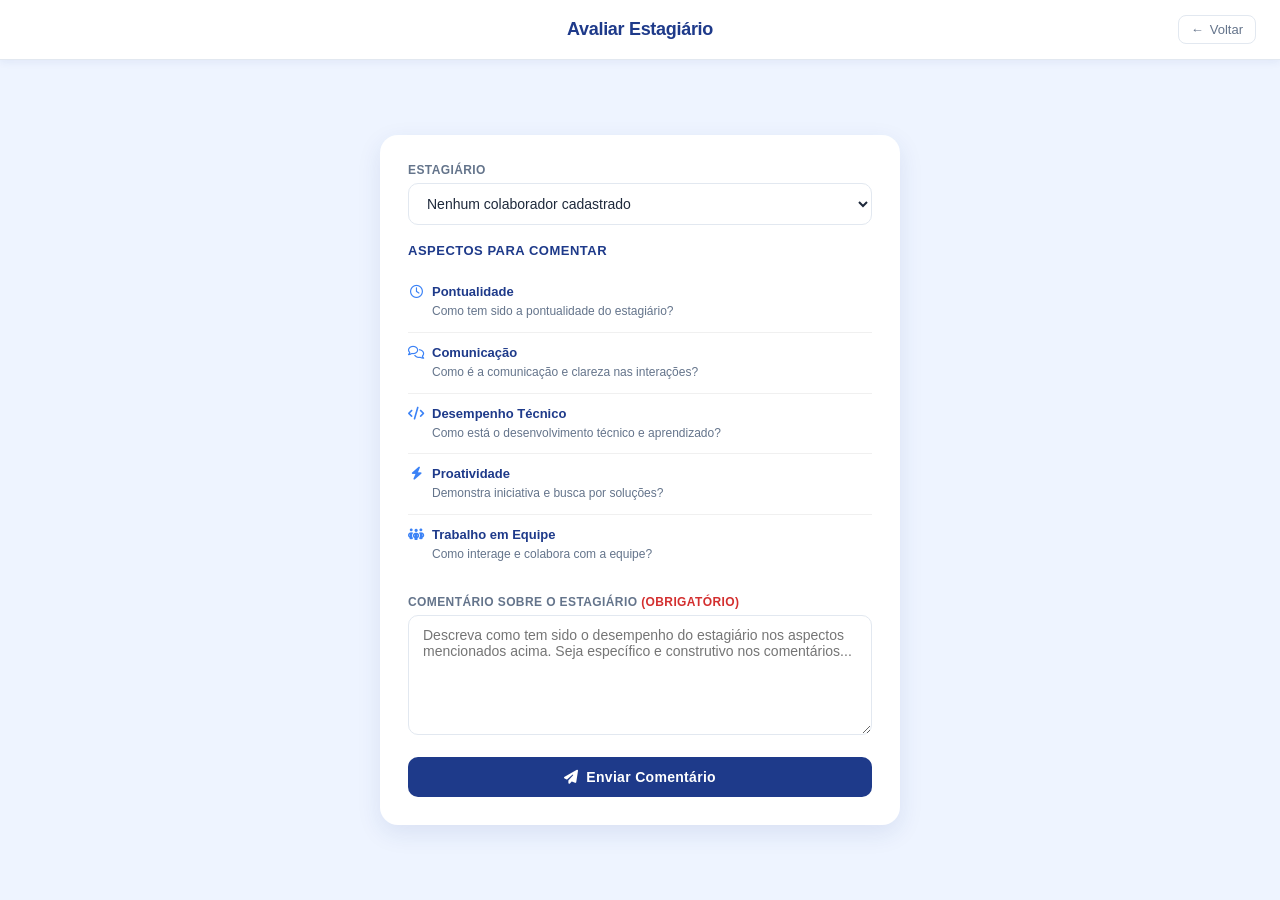
<file: pages/avaliar-estagiario.html>
<!DOCTYPE html>
<html lang="pt-br">
<head>
  <meta charset="UTF-8">
  <meta name="viewport" content="width=device-width, initial-scale=1.0">
  <title>Avaliar Estagiário — Portal de Estágio</title>
  <link rel="stylesheet" href="../css/style.css">
  <link rel="stylesheet" href="../css/avaliacoes.css">
  <link rel="stylesheet" href="https://cdnjs.cloudflare.com/ajax/libs/font-awesome/6.5.0/css/all.min.css">
</head>
<body>

<header>
  <h2>Avaliar Estagiário</h2>
  <a href="../index.html">Voltar</a>
</header>

<main class="wrapper">
  <div class="av-form-card" style="max-width:520px;width:100%">

    <div class="av-field">
      <label for="avaliado">Estagiário</label>
      <select id="avaliado">
        <option value="">Selecione...</option>
      </select>
    </div>

    <div class="av-criterios-estagiario">
      <p class="av-section-title">Aspectos para Comentar</p>
      
      <div class="av-aspecto">
        <span class="av-aspecto-label"><i class="fa-regular fa-clock"></i> Pontualidade</span>
        <p class="av-aspecto-desc">Como tem sido a pontualidade do estagiário?</p>
      </div>
      <div class="av-aspecto">
        <span class="av-aspecto-label"><i class="fa-regular fa-comments"></i> Comunicação</span>
        <p class="av-aspecto-desc">Como é a comunicação e clareza nas interações?</p>
      </div>
      <div class="av-aspecto">
        <span class="av-aspecto-label"><i class="fa-solid fa-code"></i> Desempenho Técnico</span>
        <p class="av-aspecto-desc">Como está o desenvolvimento técnico e aprendizado?</p>
      </div>
      <div class="av-aspecto">
        <span class="av-aspecto-label"><i class="fa-solid fa-bolt"></i> Proatividade</span>
        <p class="av-aspecto-desc">Demonstra iniciativa e busca por soluções?</p>
      </div>
      <div class="av-aspecto">
        <span class="av-aspecto-label"><i class="fa-solid fa-people-group"></i> Trabalho em Equipe</span>
        <p class="av-aspecto-desc">Como interage e colabora com a equipe?</p>
      </div>
    </div>

    <div class="av-field">
      <label for="comentario">Comentário sobre o estagiário <span class="av-obrigatorio">(obrigatório)</span></label>
      <textarea id="comentario" placeholder="Descreva como tem sido o desempenho do estagiário nos aspectos mencionados acima. Seja específico e construtivo nos comentários..." rows="6"></textarea>
    </div>

    <button class="av-submit" onclick="salvarEstagiario()">
      <i class="fa-solid fa-paper-plane"></i> Enviar Comentário
    </button>

  </div>
</main>

<script src="../css/js/script.js"></script>
<script src="../css/js/avaliacoes.js"></script>
<script>
  // Inicializa direto no tipo estagiário
  document.addEventListener('DOMContentLoaded', () => {
    tipoAtual = 'estagiario';
    popularSelect();
    // Não inicializa stars para estagiários
  });
</script>
</body>
</html>
</file>
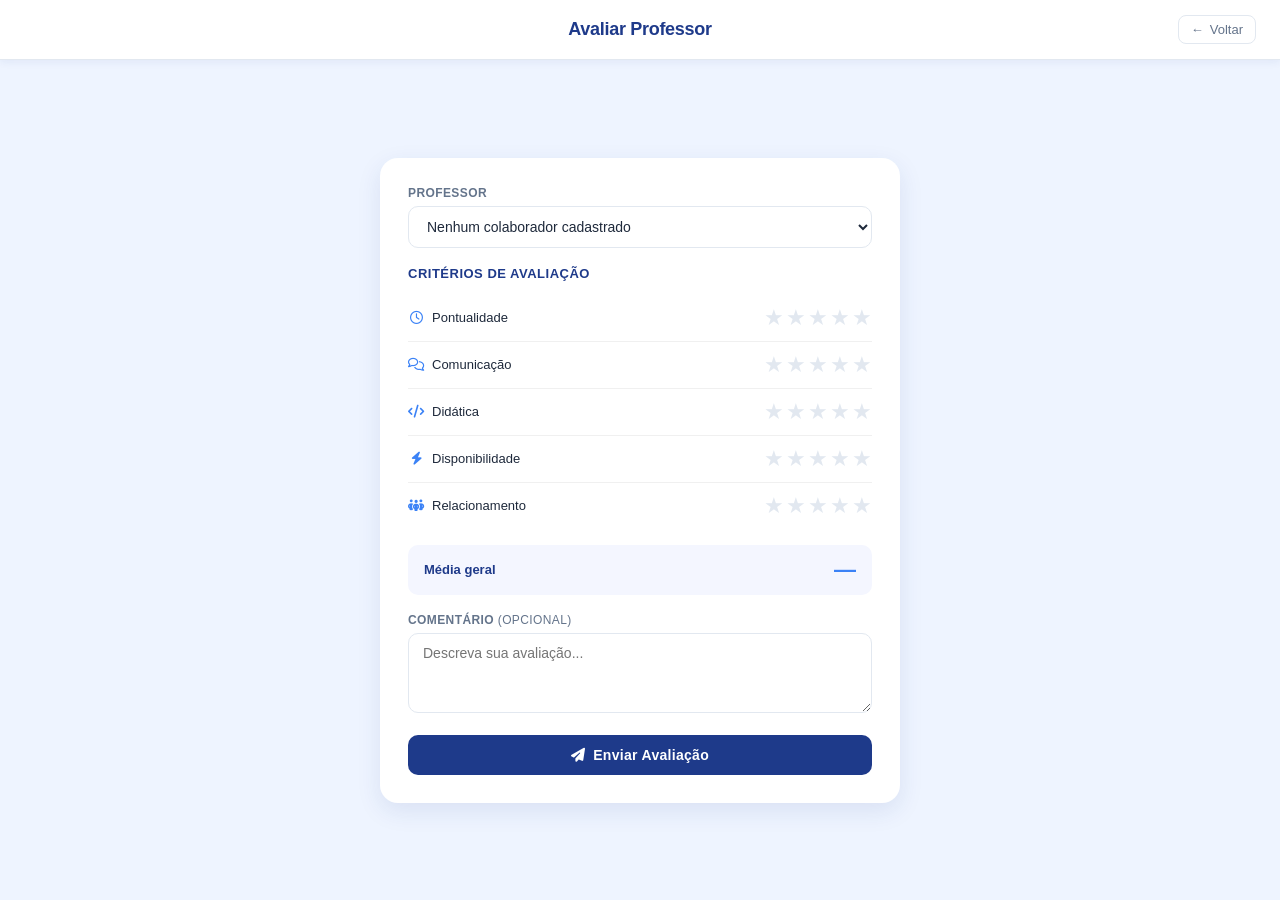
<file: pages/avaliar-professor.html>
<!DOCTYPE html>
<html lang="pt-br">
<head>
  <meta charset="UTF-8">
  <meta name="viewport" content="width=device-width, initial-scale=1.0">
  <title>Avaliar Professor — Portal de Estágio</title>
  <link rel="stylesheet" href="../css/style.css">
  <link rel="stylesheet" href="../css/avaliacoes.css">
  <link rel="stylesheet" href="https://cdnjs.cloudflare.com/ajax/libs/font-awesome/6.5.0/css/all.min.css">
</head>
<body>

<header>
  <h2>Avaliar Professor</h2>
  <a href="../index.html">Voltar</a>
</header>

<main class="wrapper">
  <div class="av-form-card" style="max-width:520px;width:100%">

    <div class="av-field">
      <label for="avaliado">Professor</label>
      <select id="avaliado">
        <option value="">Selecione...</option>
      </select>
    </div>

    <div class="av-criterios">
      <p class="av-section-title">Critérios de Avaliação</p>

      <div class="av-criterio">
        <span class="av-criterio-label"><i class="fa-regular fa-clock"></i> Pontualidade</span>
        <div class="stars" data-criterio="pontualidade" role="group">
          <span>★</span><span>★</span><span>★</span><span>★</span><span>★</span>
        </div>
      </div>
      <div class="av-criterio">
        <span class="av-criterio-label"><i class="fa-regular fa-comments"></i> Comunicação</span>
        <div class="stars" data-criterio="comunicacao" role="group">
          <span>★</span><span>★</span><span>★</span><span>★</span><span>★</span>
        </div>
      </div>
      <div class="av-criterio">
        <span class="av-criterio-label"><i class="fa-solid fa-code"></i> Didática</span>
        <div class="stars" data-criterio="tecnico" role="group">
          <span>★</span><span>★</span><span>★</span><span>★</span><span>★</span>
        </div>
      </div>
      <div class="av-criterio">
        <span class="av-criterio-label"><i class="fa-solid fa-bolt"></i> Disponibilidade</span>
        <div class="stars" data-criterio="proatividade" role="group">
          <span>★</span><span>★</span><span>★</span><span>★</span><span>★</span>
        </div>
      </div>
      <div class="av-criterio">
        <span class="av-criterio-label"><i class="fa-solid fa-people-group"></i> Relacionamento</span>
        <div class="stars" data-criterio="equipe" role="group">
          <span>★</span><span>★</span><span>★</span><span>★</span><span>★</span>
        </div>
      </div>
    </div>

    <div class="av-media-box">
      <span>Média geral</span>
      <span class="av-media-valor" id="media-geral">—</span>
    </div>

    <div class="av-field">
      <label for="comentario">Comentário <span class="av-opcional">(opcional)</span></label>
      <textarea id="comentario" placeholder="Descreva sua avaliação..."></textarea>
    </div>

    <button class="av-submit" onclick="salvarDireto('professor')">
      <i class="fa-solid fa-paper-plane"></i> Enviar Avaliação
    </button>

  </div>
</main>

<script src="../css/js/script.js"></script>
<script src="../css/js/avaliacoes.js"></script>
<script>
  document.addEventListener('DOMContentLoaded', () => {
    tipoAtual = 'professor';
    popularSelect();
    initAllStars();
  });
</script>
</body>
</html>
</file>
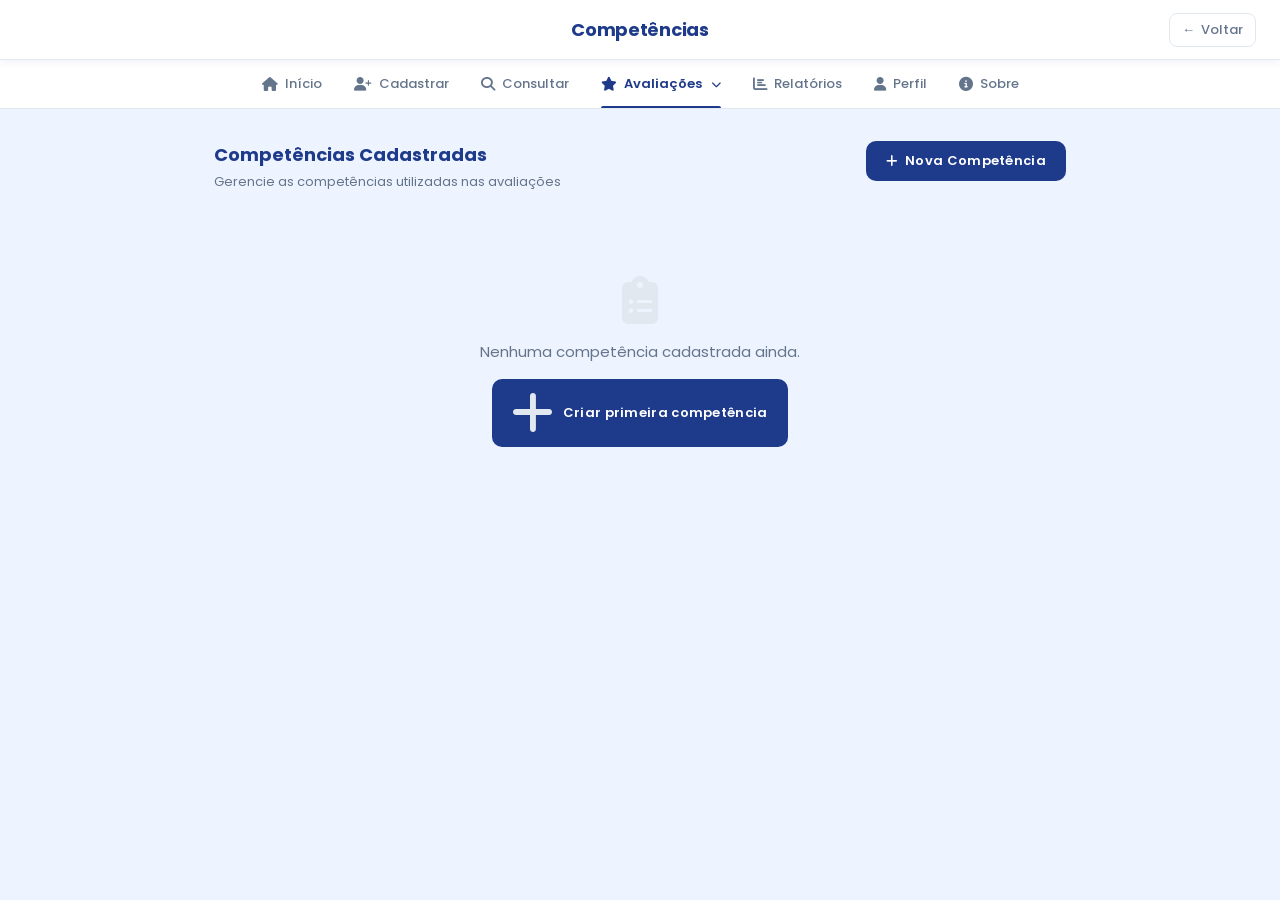
<file: pages/competencias.html>
<!DOCTYPE html>
<html lang="pt-br">
<head>
  <meta charset="UTF-8">
  <meta name="viewport" content="width=device-width, initial-scale=1.0">
  <title>Competências — Portal de Gestão de Pessoas</title>
  <link rel="preconnect" href="https://fonts.googleapis.com">
  <link rel="preconnect" href="https://fonts.gstatic.com" crossorigin>
  <link href="https://fonts.googleapis.com/css2?family=Poppins:wght@300;400;500;600;700&display=swap" rel="stylesheet">
  <link rel="stylesheet" href="../css/style.css">
  <link rel="stylesheet" href="../css/competencias.css">
  <link rel="stylesheet" href="https://cdnjs.cloudflare.com/ajax/libs/font-awesome/6.5.0/css/all.min.css">
</head>
<body>

<header>
  <h2 id="comp-header-title">Competências</h2>
  <a href="../index.html">Voltar</a>
</header>

<nav class="navbar">
  <ul class="navbar-nav">
    <li class="navbar-item"><a href="../index.html" class="navbar-link"><i class="fa-solid fa-home"></i><span>Início</span></a></li>
    <li class="navbar-item"><a href="cadastrar.html" class="navbar-link"><i class="fa-solid fa-user-plus"></i><span>Cadastrar</span></a></li>
    <li class="navbar-item"><a href="consultar.html" class="navbar-link"><i class="fa-solid fa-magnifying-glass"></i><span>Consultar</span></a></li>
    <li class="navbar-item navbar-item-dropdown">
      <a href="#" class="navbar-link navbar-link-dropdown" onclick="toggleSubmenu(event, this)">
        <i class="fa-solid fa-star"></i><span>Avaliações</span>
        <i class="fa-solid fa-chevron-down navbar-chevron"></i>
      </a>
      <ul class="navbar-submenu">
        <li><a href="avaliacoes.html" class="navbar-submenu-link"><i class="fa-solid fa-star"></i> Avaliações</a></li>
        <li><a href="nine-box.html" class="navbar-submenu-link"><i class="fa-solid fa-th"></i> Nine Box</a></li>
        <li><a href="competencias.html" class="navbar-submenu-link active"><i class="fa-solid fa-clipboard-check"></i> Competências</a></li>
        <li><a href="avaliacao-180.html" class="navbar-submenu-link"><i class="fa-solid fa-rotate"></i> 180°</a></li>
      </ul>
    </li>
    <li class="navbar-item"><a href="relatorios.html" class="navbar-link"><i class="fa-solid fa-chart-bar"></i><span>Relatórios</span></a></li>
    <li class="navbar-item"><a href="../perfil.html" class="navbar-link"><i class="fa-solid fa-user"></i><span>Perfil</span></a></li>
    <li class="navbar-item"><a href="sobre.html" class="navbar-link"><i class="fa-solid fa-circle-info"></i><span>Sobre</span></a></li>
  </ul>
</nav>

<main class="comp-main">

  <!-- ===== LISTA DE COMPETÊNCIAS ===== -->
  <div id="tela-lista" class="comp-tela">
    <div class="comp-lista-header">
      <div>
        <h3>Competências Cadastradas</h3>
        <p>Gerencie as competências utilizadas nas avaliações</p>
      </div>
      <button class="comp-btn-novo" onclick="abrirFormulario()">
        <i class="fa-solid fa-plus"></i> Nova Competência
      </button>
    </div>

    <div id="comp-lista-container">
      <div class="comp-empty">
        <i class="fa-solid fa-clipboard-list"></i>
        <p>Nenhuma competência cadastrada ainda.</p>
        <button class="comp-btn-novo" onclick="abrirFormulario()">
          <i class="fa-solid fa-plus"></i> Criar primeira competência
        </button>
      </div>
    </div>
  </div>

  <!-- ===== FORMULÁRIO DE COMPETÊNCIA ===== -->
  <div id="tela-form" class="comp-tela" style="display:none">
    <div class="comp-form-card">

      <div class="comp-form-header">
        <div>
          <h3 id="form-titulo">Nova Competência</h3>
          <p class="comp-form-sub">
            <i class="fa-solid fa-circle-dot" style="color:var(--success)"></i>
            Crie uma nova competência para sua avaliação
          </p>
        </div>
        <button class="comp-btn-cancelar" onclick="fecharFormulario()">
          <i class="fa-solid fa-xmark"></i> Cancelar
        </button>
      </div>

      <!-- CAMPOS PRINCIPAIS -->
      <div class="comp-row">
        <div class="comp-field" style="flex:2">
          <label for="comp-nome">Nome da competência:</label>
          <input type="text" id="comp-nome" placeholder="Ex: Delegar tarefas">
        </div>
        <div class="comp-field">
          <label for="comp-de">Competência de:</label>
          <select id="comp-de">
            <option value="">Selecione...</option>
            <option value="gestor">Gestor</option>
            <option value="colaborador">Colaborador</option>
            <option value="todos">Todos</option>
          </select>
        </div>
        <div class="comp-field">
          <label for="comp-tipo">Tipo:</label>
          <select id="comp-tipo">
            <option value="">Selecione...</option>
            <option value="desempenho">Desempenho</option>
            <option value="comportamento">Comportamento</option>
            <option value="tecnica">Técnica</option>
            <option value="lideranca">Liderança</option>
          </select>
        </div>
      </div>

      <div class="comp-field">
        <label for="comp-descricao">Descrição:</label>
        <textarea id="comp-descricao" placeholder="Quanto à habilidade de delegar tarefas ao time, avalie:" rows="3"></textarea>
      </div>

      <!-- CRITÉRIOS -->
      <div class="comp-criterios-section">
        <h4>Critérios de Avaliação:</h4>
        <div class="comp-criterios-grid" id="comp-criterios-grid">
          <div class="comp-criterio-item">
            <label><i class="fa-solid fa-square-check"></i> Critério 1</label>
            <textarea placeholder="Descreva o critério 1..." rows="3"></textarea>
          </div>
          <div class="comp-criterio-item">
            <label><i class="fa-solid fa-square-check"></i> Critério 2</label>
            <textarea placeholder="Descreva o critério 2..." rows="3"></textarea>
          </div>
          <div class="comp-criterio-item">
            <label><i class="fa-solid fa-square-check"></i> Critério 3</label>
            <textarea placeholder="Descreva o critério 3..." rows="3"></textarea>
          </div>
          <div class="comp-criterio-item">
            <label><i class="fa-solid fa-square-check"></i> Critério 4</label>
            <textarea placeholder="Descreva o critério 4..." rows="3"></textarea>
          </div>
        </div>

        <!-- ESCALA DE NOTAS -->
        <div class="comp-escala-info">
          <i class="fa-solid fa-circle-info"></i>
          Os critérios são avaliados de 1 a 4, segundo a seguinte métrica:
        </div>
        <div class="comp-escala-grid">
          <div class="comp-escala-item nota-1">
            <span>Nota 1 – Não cumpre o requisito</span>
          </div>
          <div class="comp-escala-item nota-3">
            <span>Nota 3 – Cumpre sempre</span>
          </div>
          <div class="comp-escala-item nota-2">
            <span>Nota 2 – Cumpre moderadamente</span>
          </div>
          <div class="comp-escala-item nota-4">
            <span>Nota 4 – Cumpre o requisito e supera expectativas</span>
          </div>
        </div>
      </div>

      <!-- AÇÕES -->
      <div class="comp-form-actions">
        <button class="comp-btn-voltar" onclick="fecharFormulario()">Voltar</button>
        <button class="comp-btn-salvar" onclick="salvarCompetencia()">
          <i class="fa-solid fa-floppy-disk"></i> Criar Competência
        </button>
      </div>

    </div>
  </div>

</main>

<script src="../css/js/script.js"></script>
<script src="../css/js/competencias.js"></script>
<script src="../css/js/navbar.js"></script>
</body>
</html>
</file>
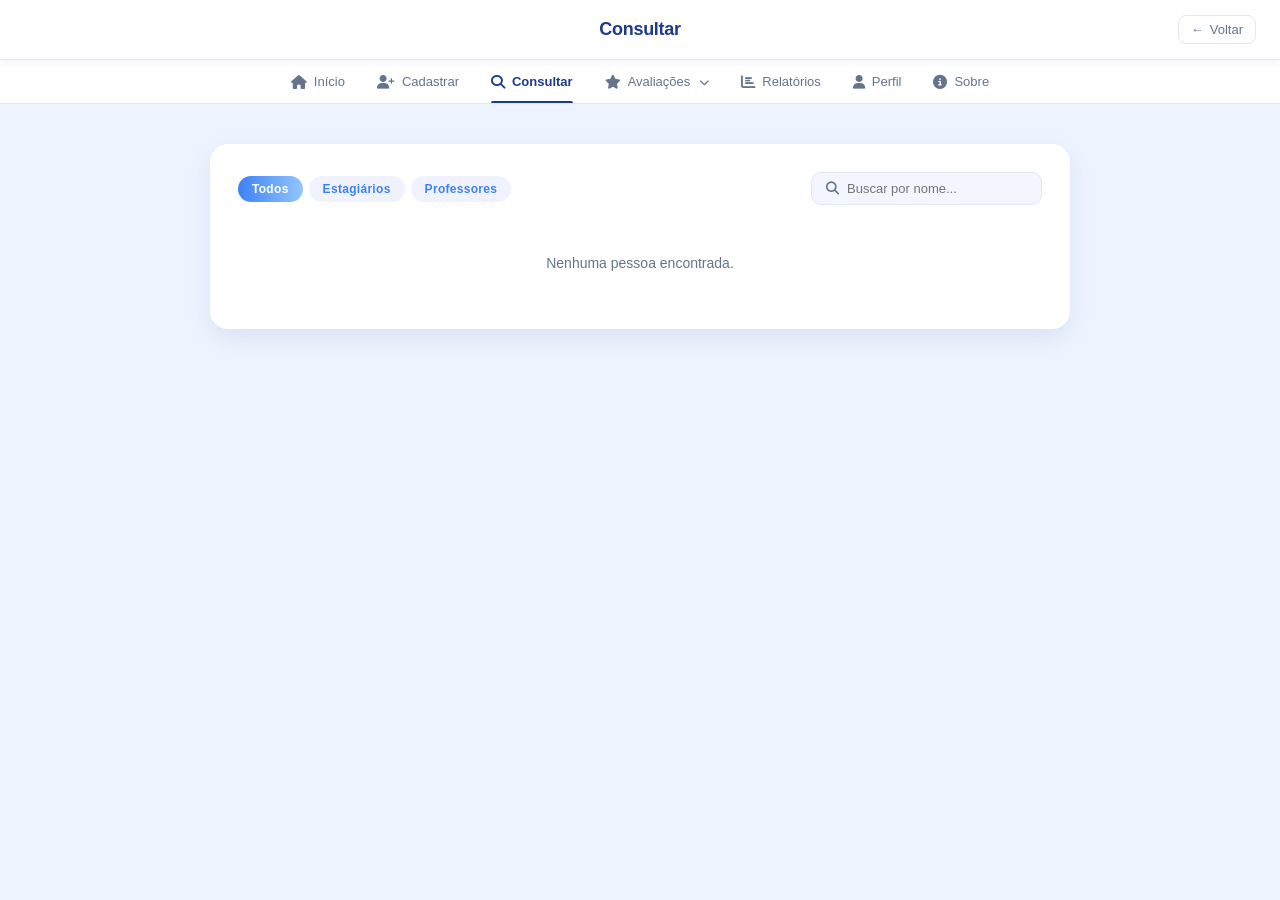
<file: pages/consultar.html>
<!DOCTYPE html>
<html lang="pt-br">
<head>
  <meta charset="UTF-8">
  <meta name="viewport" content="width=device-width, initial-scale=1.0">
  <title>Consultar — Portal de Estágio</title>
  <link rel="stylesheet" href="../css/style.css">
  <link rel="stylesheet" href="../css/pages.css">
  <link rel="stylesheet" href="https://cdnjs.cloudflare.com/ajax/libs/font-awesome/6.5.0/css/all.min.css">
</head>
<body>

<header>
  <h2>Consultar</h2>
  <a href="../index.html">Voltar</a>
</header>

<nav class="navbar">
  <ul class="navbar-nav">
    <li class="navbar-item">
      <a href="../index.html" class="navbar-link">
        <i class="fa-solid fa-home"></i>
        <span>Início</span>
      </a>
    </li>
    <li class="navbar-item">
      <a href="cadastrar.html" class="navbar-link">
        <i class="fa-solid fa-user-plus"></i>
        <span>Cadastrar</span>
      </a>
    </li>
    <li class="navbar-item">
      <a href="consultar.html" class="navbar-link active">
        <i class="fa-solid fa-magnifying-glass"></i>
        <span>Consultar</span>
      </a>
    </li>
    <li class="navbar-item navbar-item-dropdown">
      <a href="#" class="navbar-link navbar-link-dropdown" onclick="toggleSubmenu(event, this)">
        <i class="fa-solid fa-star"></i>
        <span>Avaliações</span>
        <i class="fa-solid fa-chevron-down navbar-chevron"></i>
      </a>
      <ul class="navbar-submenu">
        <li><a href="avaliacoes.html" class="navbar-submenu-link"><i class="fa-solid fa-star"></i> Avaliações</a></li>
        <li><a href="nine-box.html" class="navbar-submenu-link"><i class="fa-solid fa-th"></i> Nine Box</a></li>
        <li><a href="competencias.html" class="navbar-submenu-link"><i class="fa-solid fa-clipboard-check"></i> Competências</a></li>
        <li><a href="avaliacao-180.html" class="navbar-submenu-link"><i class="fa-solid fa-rotate"></i> 180°</a></li>
      </ul>
    </li>
    <li class="navbar-item">
      <a href="relatorios.html" class="navbar-link">
        <i class="fa-solid fa-chart-bar"></i>
        <span>Relatórios</span>
      </a>
    </li>
    <li class="navbar-item">
      <a href="../perfil.html" class="navbar-link">
        <i class="fa-solid fa-user"></i>
        <span>Perfil</span>
      </a>
    </li>
    <li class="navbar-item">
      <a href="sobre.html" class="navbar-link">
        <i class="fa-solid fa-circle-info"></i>
        <span>Sobre</span>
      </a>
    </li>
  </ul>
</nav>

<main class="wrapper pg-wrapper">
  <div class="pg-card pg-card-wide">

    <!-- FILTROS -->
    <div class="pg-toolbar">
      <div class="pg-filtros">
        <button class="pg-filtro active" data-filtro="todos" onclick="filtrarPessoas('todos')">Todos</button>
        <button class="pg-filtro" data-filtro="estagiario" onclick="filtrarPessoas('estagiario')">Estagiários</button>
        <button class="pg-filtro" data-filtro="professor" onclick="filtrarPessoas('professor')">Professores</button>
      </div>
      <div class="pg-search-wrap">
        <i class="fa-solid fa-magnifying-glass"></i>
        <input type="text" id="busca" placeholder="Buscar por nome..." oninput="filtrarPessoas()">
      </div>
    </div>

    <!-- LISTA -->
    <div id="lista-pessoas">
      <p class="pg-empty">Nenhuma pessoa cadastrada.</p>
    </div>

  </div>
</main>

<script src="../css/js/script.js"></script>
<script src="../css/js/pages.js"></script>
<script src="../css/js/navbar.js"></script>
</body>
</html>
</file>
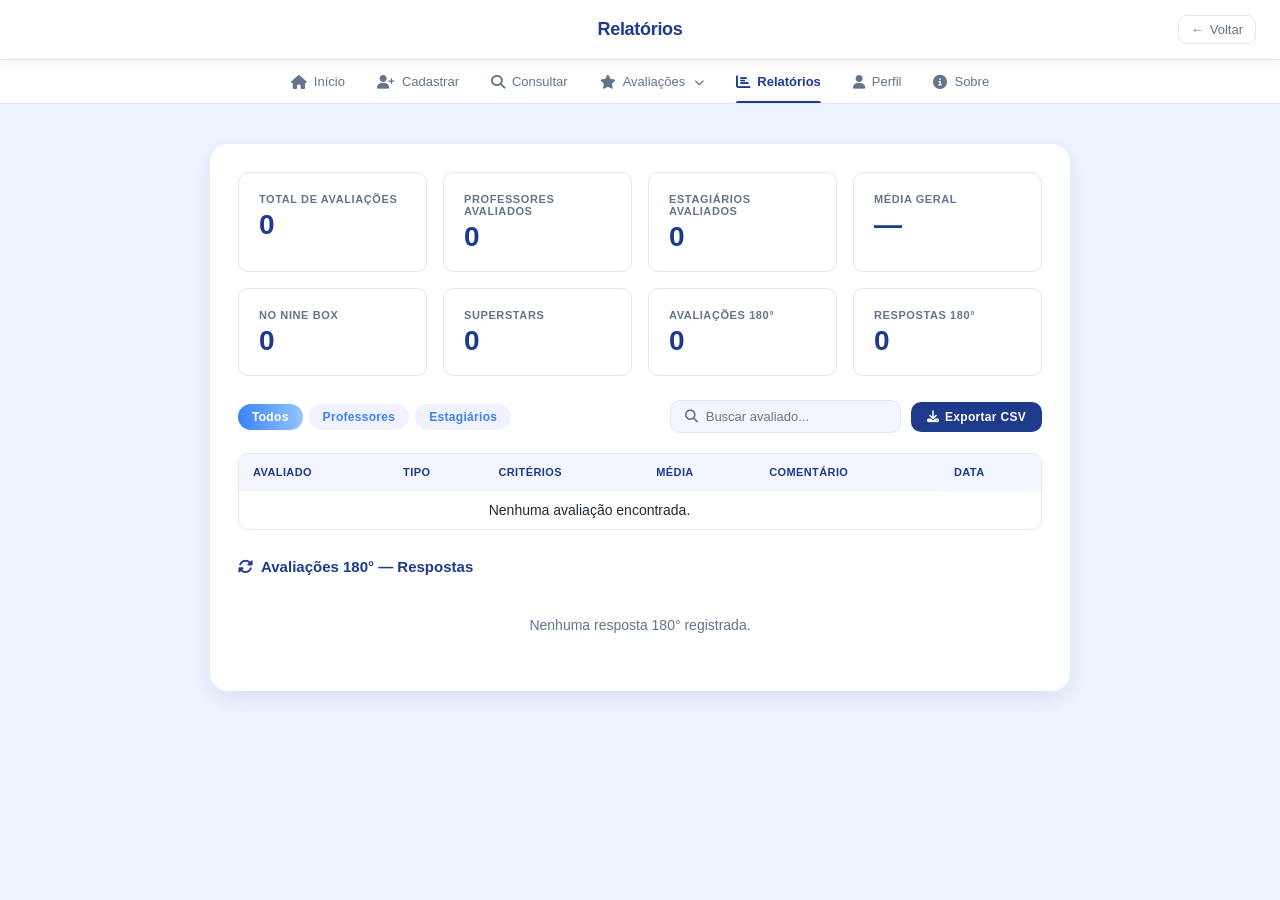
<file: pages/relatorios.html>
<!DOCTYPE html>
<html lang="pt-br">
<head>
  <meta charset="UTF-8">
  <meta name="viewport" content="width=device-width, initial-scale=1.0">
  <title>Relatórios — Portal de Estágio</title>
  <link rel="stylesheet" href="../css/style.css">
  <link rel="stylesheet" href="../css/pages.css">
  <link rel="stylesheet" href="https://cdnjs.cloudflare.com/ajax/libs/font-awesome/6.5.0/css/all.min.css">
</head>
<body>

<header>
  <h2>Relatórios</h2>
  <a href="../index.html">Voltar</a>
</header>

<nav class="navbar">
  <ul class="navbar-nav">
    <li class="navbar-item">
      <a href="../index.html" class="navbar-link">
        <i class="fa-solid fa-home"></i>
        <span>Início</span>
      </a>
    </li>
    <li class="navbar-item">
      <a href="cadastrar.html" class="navbar-link">
        <i class="fa-solid fa-user-plus"></i>
        <span>Cadastrar</span>
      </a>
    </li>
    <li class="navbar-item">
      <a href="consultar.html" class="navbar-link">
        <i class="fa-solid fa-magnifying-glass"></i>
        <span>Consultar</span>
      </a>
    </li>
    <li class="navbar-item navbar-item-dropdown">
      <a href="#" class="navbar-link navbar-link-dropdown" onclick="toggleSubmenu(event, this)">
        <i class="fa-solid fa-star"></i>
        <span>Avaliações</span>
        <i class="fa-solid fa-chevron-down navbar-chevron"></i>
      </a>
      <ul class="navbar-submenu">
        <li><a href="avaliacoes.html" class="navbar-submenu-link"><i class="fa-solid fa-star"></i> Avaliações</a></li>
        <li><a href="nine-box.html" class="navbar-submenu-link"><i class="fa-solid fa-th"></i> Nine Box</a></li>
        <li><a href="competencias.html" class="navbar-submenu-link"><i class="fa-solid fa-clipboard-check"></i> Competências</a></li>
        <li><a href="avaliacao-180.html" class="navbar-submenu-link"><i class="fa-solid fa-rotate"></i> 180°</a></li>
      </ul>
    </li>
    <li class="navbar-item">
      <a href="relatorios.html" class="navbar-link active">
        <i class="fa-solid fa-chart-bar"></i>
        <span>Relatórios</span>
      </a>
    </li>
    <li class="navbar-item">
      <a href="../perfil.html" class="navbar-link">
        <i class="fa-solid fa-user"></i>
        <span>Perfil</span>
      </a>
    </li>
    <li class="navbar-item">
      <a href="sobre.html" class="navbar-link">
        <i class="fa-solid fa-circle-info"></i>
        <span>Sobre</span>
      </a>
    </li>
  </ul>
</nav>

<main class="wrapper pg-wrapper">
  <div class="pg-card pg-card-wide">

    <!-- RESUMO CARDS -->
    <div class="rel-resumo" id="rel-resumo"></div>

    <!-- TOOLBAR -->
    <div class="pg-toolbar" style="margin-top: 24px;">
      <div class="pg-filtros">
        <button class="pg-filtro active" data-filtro="todos" onclick="filtrarRel('todos')">Todos</button>
        <button class="pg-filtro" data-filtro="professor" onclick="filtrarRel('professor')">Professores</button>
        <button class="pg-filtro" data-filtro="estagiario" onclick="filtrarRel('estagiario')">Estagiários</button>
      </div>
      <div style="display:flex;gap:10px;align-items:center">
        <div class="pg-search-wrap">
          <i class="fa-solid fa-magnifying-glass"></i>
          <input type="text" id="busca-rel" placeholder="Buscar avaliado..." oninput="filtrarRel()">
        </div>
        <button onclick="exportarCSV()" style="margin:0;width:auto;padding:8px 16px;font-size:12px;display:flex;align-items:center;gap:6px">
          <i class="fa-solid fa-download"></i> Exportar CSV
        </button>
      </div>
    </div>

    <!-- TABELA -->
    <div class="rel-table-wrap">
      <table class="rel-table" id="rel-tabela">
        <thead>
          <tr>
            <th>Avaliado</th>
            <th>Tipo</th>
            <th>Critérios</th>
            <th>Média</th>
            <th>Comentário</th>
            <th>Data</th>
          </tr>
        </thead>
        <tbody id="rel-tbody">
          <tr><td colspan="6" class="pg-empty">Nenhuma avaliação registrada.</td></tr>
        </tbody>
      </table>
    </div>

  </div>
</main>

<script src="../css/js/script.js"></script>
<script src="../css/js/pages.js"></script>
<script src="../css/js/navbar.js"></script>
</body>
</html>
</file>
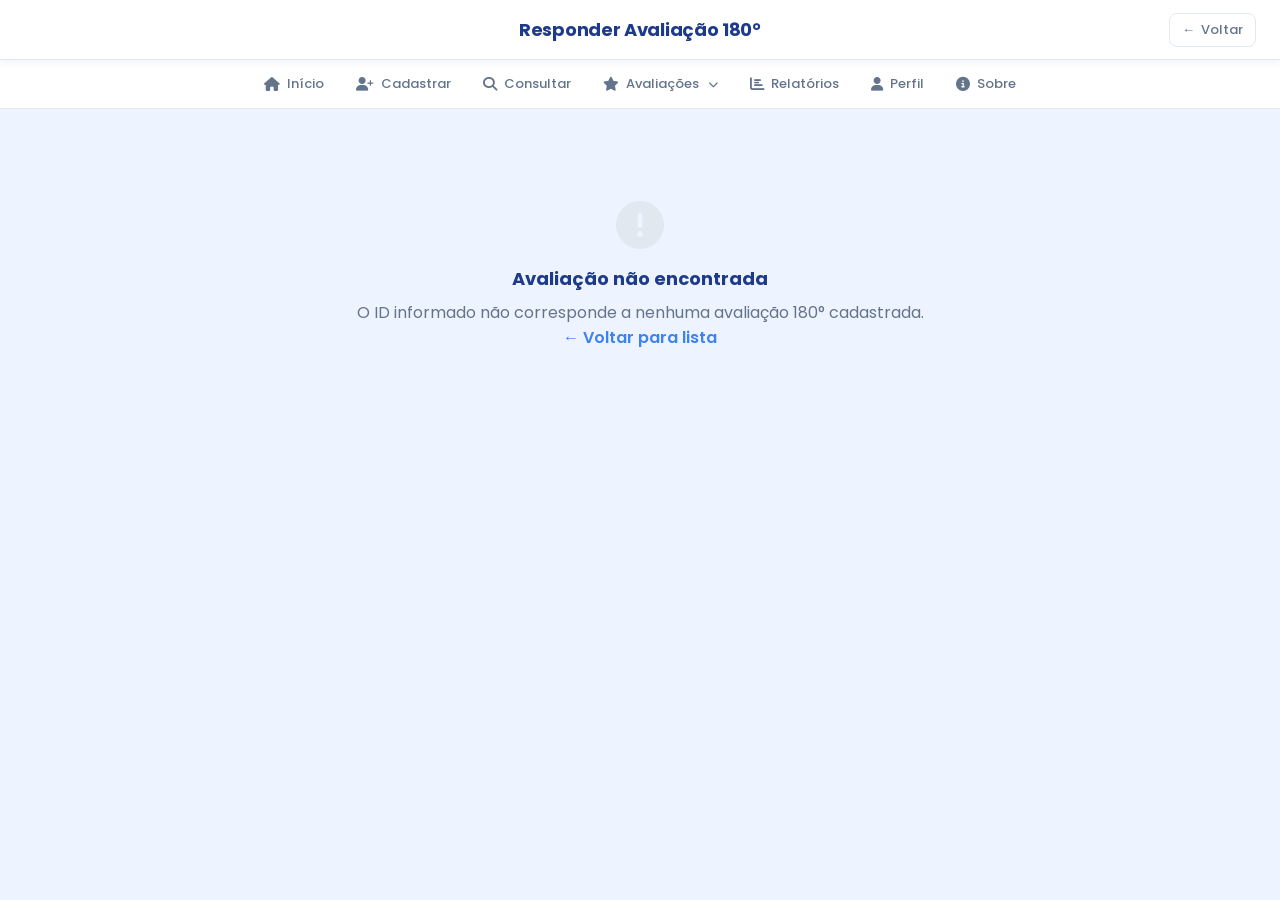
<file: pages/responder-180.html>
<!DOCTYPE html>
<html lang="pt-br">
<head>
  <meta charset="UTF-8">
  <meta name="viewport" content="width=device-width, initial-scale=1.0">
  <title>Responder Avaliação 180° — Portal de Estágio</title>
  <link rel="preconnect" href="https://fonts.googleapis.com">
  <link rel="preconnect" href="https://fonts.gstatic.com" crossorigin>
  <link href="https://fonts.googleapis.com/css2?family=Poppins:wght@300;400;500;600;700&display=swap" rel="stylesheet">
  <link rel="stylesheet" href="../css/style.css">
  <link rel="stylesheet" href="../css/responder-180.css">
  <link rel="stylesheet" href="https://cdnjs.cloudflare.com/ajax/libs/font-awesome/6.5.0/css/all.min.css">
</head>
<body>

<header>
  <h2>Responder Avaliação 180°</h2>
  <a href="avaliacao-180.html">Voltar</a>
</header>

<nav class="navbar">
  <ul class="navbar-nav">
    <li class="navbar-item">
      <a href="../index.html" class="navbar-link">
        <i class="fa-solid fa-home"></i>
        <span>Início</span>
      </a>
    </li>
    <li class="navbar-item">
      <a href="cadastrar.html" class="navbar-link">
        <i class="fa-solid fa-user-plus"></i>
        <span>Cadastrar</span>
      </a>
    </li>
    <li class="navbar-item">
      <a href="consultar.html" class="navbar-link">
        <i class="fa-solid fa-magnifying-glass"></i>
        <span>Consultar</span>
      </a>
    </li>
    <li class="navbar-item navbar-item-dropdown">
      <a href="#" class="navbar-link navbar-link-dropdown" onclick="toggleSubmenu(event, this)">
        <i class="fa-solid fa-star"></i>
        <span>Avaliações</span>
        <i class="fa-solid fa-chevron-down navbar-chevron"></i>
      </a>
      <ul class="navbar-submenu">
        <li><a href="avaliacoes.html" class="navbar-submenu-link"><i class="fa-solid fa-star"></i> Avaliações</a></li>
        <li><a href="nine-box.html" class="navbar-submenu-link"><i class="fa-solid fa-th"></i> Nine Box</a></li>
        <li><a href="competencias.html" class="navbar-submenu-link"><i class="fa-solid fa-clipboard-check"></i> Competências</a></li>
        <li><a href="avaliacao-180.html" class="navbar-submenu-link active"><i class="fa-solid fa-rotate"></i> 180°</a></li>
      </ul>
    </li>
    <li class="navbar-item">
      <a href="relatorios.html" class="navbar-link">
        <i class="fa-solid fa-chart-bar"></i>
        <span>Relatórios</span>
      </a>
    </li>
    <li class="navbar-item">
      <a href="../perfil.html" class="navbar-link">
        <i class="fa-solid fa-user"></i>
        <span>Perfil</span>
      </a>
    </li>
    <li class="navbar-item">
      <a href="sobre.html" class="navbar-link">
        <i class="fa-solid fa-circle-info"></i>
        <span>Sobre</span>
      </a>
    </li>
  </ul>
</nav>

<main class="resp180-main">
  <div id="resp180-container">
    <div style="text-align:center;padding:60px 20px;color:var(--text-muted)">
      <i class="fa-solid fa-spinner fa-spin" style="font-size:32px;color:var(--primary-light)"></i>
      <p style="margin-top:12px">Carregando avaliação...</p>
    </div>
  </div>
</main>

<script src="../css/js/script.js"></script>
<script src="../css/js/responder-180.js"></script>
<script src="../css/js/navbar.js"></script>
</body>
</html>
</file>
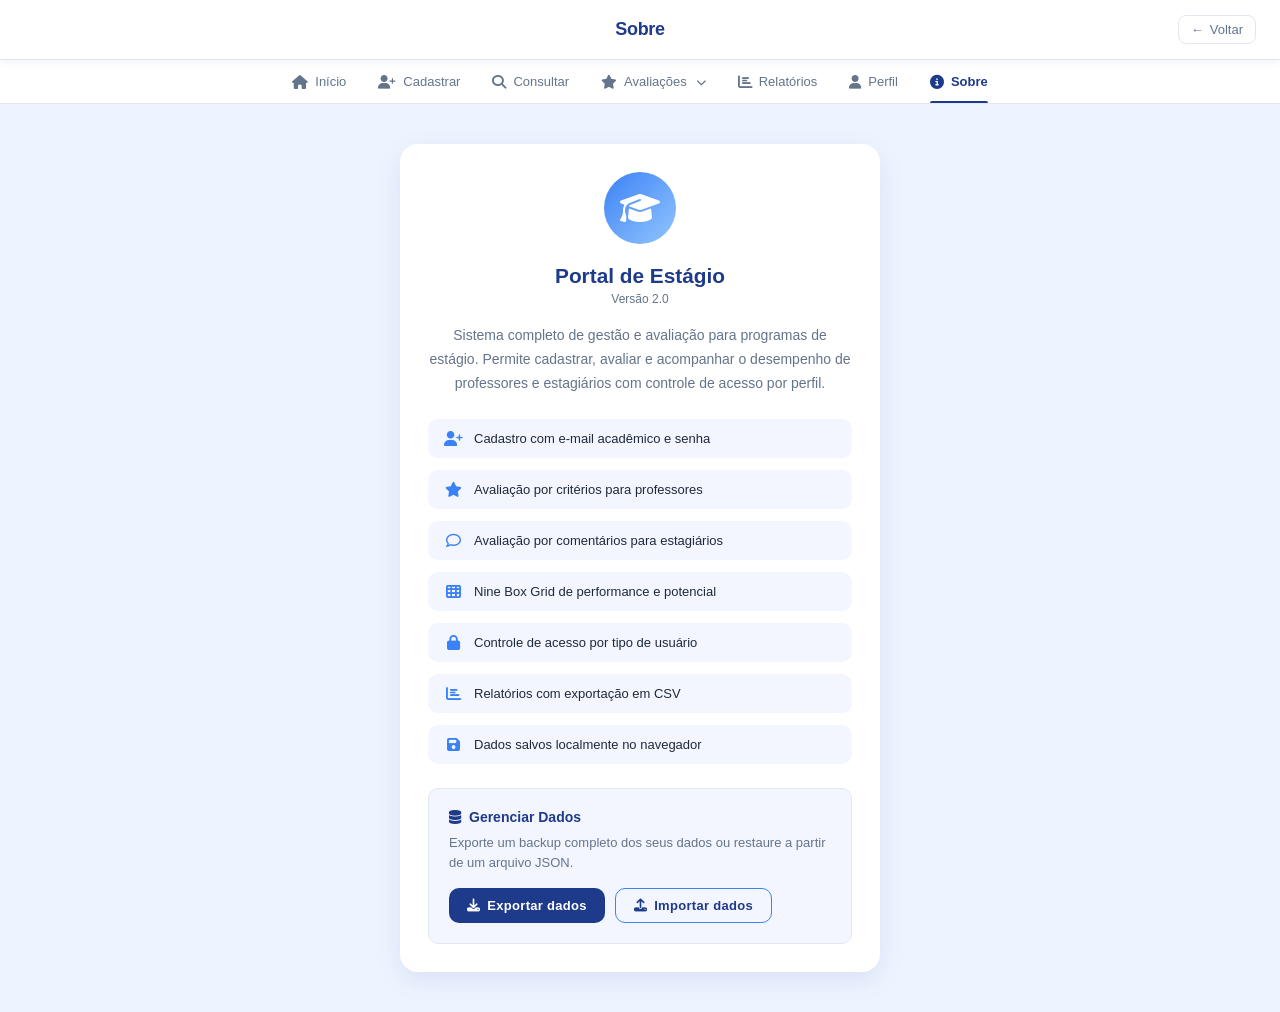
<file: pages/sobre.html>
<!DOCTYPE html>
<html lang="pt-br">
<head>
  <meta charset="UTF-8">
  <meta name="viewport" content="width=device-width, initial-scale=1.0">
  <title>Sobre — Portal de Estágio</title>
  <link rel="stylesheet" href="../css/style.css">
  <link rel="stylesheet" href="../css/pages.css">
  <link rel="stylesheet" href="https://cdnjs.cloudflare.com/ajax/libs/font-awesome/6.5.0/css/all.min.css">
</head>
<body>

<header>
  <h2>Sobre</h2>
  <a href="../index.html">Voltar</a>
</header>

<nav class="navbar">
  <ul class="navbar-nav">
    <li class="navbar-item">
      <a href="../index.html" class="navbar-link">
        <i class="fa-solid fa-home"></i>
        <span>Início</span>
      </a>
    </li>
    <li class="navbar-item">
      <a href="cadastrar.html" class="navbar-link">
        <i class="fa-solid fa-user-plus"></i>
        <span>Cadastrar</span>
      </a>
    </li>
    <li class="navbar-item">
      <a href="consultar.html" class="navbar-link">
        <i class="fa-solid fa-magnifying-glass"></i>
        <span>Consultar</span>
      </a>
    </li>
    <li class="navbar-item navbar-item-dropdown">
      <a href="#" class="navbar-link navbar-link-dropdown" onclick="toggleSubmenu(event, this)">
        <i class="fa-solid fa-star"></i>
        <span>Avaliações</span>
        <i class="fa-solid fa-chevron-down navbar-chevron"></i>
      </a>
      <ul class="navbar-submenu">
        <li><a href="avaliacoes.html" class="navbar-submenu-link"><i class="fa-solid fa-star"></i> Avaliações</a></li>
        <li><a href="nine-box.html" class="navbar-submenu-link"><i class="fa-solid fa-th"></i> Nine Box</a></li>
        <li><a href="competencias.html" class="navbar-submenu-link"><i class="fa-solid fa-clipboard-check"></i> Competências</a></li>
        <li><a href="avaliacao-180.html" class="navbar-submenu-link"><i class="fa-solid fa-rotate"></i> 180°</a></li>
      </ul>
    </li>
    <li class="navbar-item">
      <a href="relatorios.html" class="navbar-link">
        <i class="fa-solid fa-chart-bar"></i>
        <span>Relatórios</span>
      </a>
    </li>
    <li class="navbar-item">
      <a href="../perfil.html" class="navbar-link">
        <i class="fa-solid fa-user"></i>
        <span>Perfil</span>
      </a>
    </li>
    <li class="navbar-item">
      <a href="sobre.html" class="navbar-link active">
        <i class="fa-solid fa-circle-info"></i>
        <span>Sobre</span>
      </a>
    </li>
  </ul>
</nav>

<main class="wrapper pg-wrapper">
  <div class="pg-card sobre-card">

    <div class="sobre-logo">
      <i class="fa-solid fa-graduation-cap"></i>
    </div>

    <h3 class="sobre-titulo">Portal de Estágio</h3>
    <p class="sobre-versao">Versão 2.0</p>

    <p class="sobre-desc">
      Sistema completo de gestão e avaliação para programas de estágio.
      Permite cadastrar, avaliar e acompanhar o desempenho de professores
      e estagiários com controle de acesso por perfil.
    </p>

    <div class="sobre-features">
      <div class="sobre-feature">
        <i class="fa-solid fa-user-plus"></i>
        <span>Cadastro com e-mail acadêmico e senha</span>
      </div>
      <div class="sobre-feature">
        <i class="fa-solid fa-star"></i>
        <span>Avaliação por critérios para professores</span>
      </div>
      <div class="sobre-feature">
        <i class="fa-regular fa-comment"></i>
        <span>Avaliação por comentários para estagiários</span>
      </div>
      <div class="sobre-feature">
        <i class="fa-solid fa-th"></i>
        <span>Nine Box Grid de performance e potencial</span>
      </div>
      <div class="sobre-feature">
        <i class="fa-solid fa-lock"></i>
        <span>Controle de acesso por tipo de usuário</span>
      </div>
      <div class="sobre-feature">
        <i class="fa-solid fa-chart-bar"></i>
        <span>Relatórios com exportação em CSV</span>
      </div>
      <div class="sobre-feature">
        <i class="fa-solid fa-floppy-disk"></i>
        <span>Dados salvos localmente no navegador</span>
      </div>
    </div>

    <!-- SEÇÃO DE DADOS -->
    <div class="sobre-dados">
      <h4 class="sobre-dados-titulo">
        <i class="fa-solid fa-database"></i> Gerenciar Dados
      </h4>
      <p class="sobre-dados-desc">Exporte um backup completo dos seus dados ou restaure a partir de um arquivo JSON.</p>
      <div class="sobre-dados-btns">
        <button class="sobre-btn-exportar" onclick="exportarDados()">
          <i class="fa-solid fa-download"></i> Exportar dados
        </button>
        <button class="sobre-btn-importar" onclick="importarDados()">
          <i class="fa-solid fa-upload"></i> Importar dados
        </button>
      </div>
    </div>

  </div>
</main>

<script src="../css/js/script.js"></script>
<script src="../css/js/dados.js"></script>
<script src="../css/js/navbar.js"></script>
</body>
</html>
</file>
<file: css/style.css>
/* =============================================
   RESET & BASE
   ============================================= */
*, *::before, *::after {
  margin: 0;
  padding: 0;
  box-sizing: border-box;
}

:root {
  --primary: #1e3a8a;
  --primary-light: #3b82f6;
  --accent: #93c5fd;
  --bg: #f0f9ff;
  --surface: #ffffff;
  --text: #1e293b;
  --text-muted: #64748b;
  --border: #e2e8f0;
  --danger: #dc2626;
  --success: #059669;
  --shadow-sm: 0 2px 8px rgba(30, 58, 138, 0.07);
  --shadow-md: 0 8px 24px rgba(30, 58, 138, 0.10);
  --shadow-lg: 0 16px 40px rgba(30, 58, 138, 0.15);
  --radius: 18px;
  --radius-sm: 10px;
}

body {
  font-family: 'Poppins', 'Inter', 'Segoe UI', sans-serif;
  background: #eef4ff;
  color: var(--text);
  min-height: 100vh;
  display: flex;
  flex-direction: column;
}

a {
  text-decoration: none;
  color: inherit;
}

/* =============================================
   HEADER
   ============================================= */
header {
  background: var(--surface);
  padding: 0 40px;
  height: 60px;
  display: flex;
  justify-content: center;
  align-items: center;
  border-bottom: 1px solid var(--border);
  box-shadow: var(--shadow-sm);
  position: sticky;
  top: 0;
  z-index: 100;
}

header h2 {
  color: var(--primary);
  font-weight: 700;
  font-size: 18px;
  margin: 0;
  letter-spacing: -0.3px;
}

header a {
  position: absolute;
  right: 24px;
  color: var(--text-muted);
  font-size: 13px;
  font-weight: 500;
  display: flex;
  align-items: center;
  gap: 6px;
  padding: 6px 12px;
  border-radius: 8px;
  transition: all 0.2s;
  text-decoration: none;
  border: 1px solid var(--border);
}

header a:hover {
  background: #f0f9ff;
  color: var(--primary);
  border-color: var(--primary-light);
}

header a::before {
  content: '←';
}

/* ---- NAVBAR ---- */
.navbar {
  background: var(--surface);
  border-bottom: 1px solid var(--border);
  padding: 0 32px;
}

.navbar-nav {
  display: flex;
  list-style: none;
  margin: 0;
  padding: 0;
  gap: 0;
  justify-content: center;
}

.navbar-item {
  position: relative;
}

.navbar-link {
  display: flex;
  align-items: center;
  gap: 7px;
  padding: 14px 16px;
  color: var(--text-muted);
  text-decoration: none;
  font-size: 13px;
  font-weight: 500;
  transition: all 0.2s ease;
  position: relative;
  white-space: nowrap;
}

.navbar-link::after {
  content: '';
  position: absolute;
  bottom: 0;
  left: 16px;
  right: 16px;
  height: 2px;
  background: var(--primary-light);
  border-radius: 2px 2px 0 0;
  transform: scaleX(0);
  transition: transform 0.2s ease;
}

.navbar-link:hover {
  color: var(--primary);
}

.navbar-link:hover::after {
  transform: scaleX(1);
}

.navbar-link.active {
  color: var(--primary);
  font-weight: 600;
}

.navbar-link.active::after {
  transform: scaleX(1);
  background: var(--primary);
}

.navbar-link i {
  font-size: 14px;
}

/* ---- RESPONSIVE NAVBAR ---- */
@media (max-width: 900px) {
  .navbar {
    padding: 0;
    overflow-x: auto;
  }

  .navbar-nav {
    justify-content: flex-start;
  }

  .navbar-link {
    padding: 12px 14px;
    font-size: 12px;
  }
}

@media (max-width: 600px) {
  .navbar-link span {
    display: none;
  }

  .navbar-link {
    padding: 12px 16px;
  }
}

/* ---- NAVBAR DROPDOWN SUBMENU ---- */
.navbar-item-dropdown {
  position: relative;
}

.navbar-link-dropdown {
  cursor: pointer;
  user-select: none;
}

.navbar-chevron {
  font-size: 10px !important;
  margin-left: 2px;
  transition: transform 0.2s ease;
}

.navbar-item-dropdown.open .navbar-chevron {
  transform: rotate(180deg);
}

.navbar-submenu {
  display: none;
  position: absolute;
  top: calc(100% + 1px);
  left: 0;
  background: var(--surface);
  border: 1.5px solid var(--border);
  border-radius: var(--radius-sm);
  box-shadow: var(--shadow-md);
  min-width: 200px;
  z-index: 300;
  list-style: none;
  padding: 6px 0;
  animation: dropdownIn 0.18s ease;
}

.navbar-item-dropdown.open .navbar-submenu,
.navbar-item-dropdown:hover .navbar-submenu {
  display: block;
}

.navbar-submenu-link {
  display: flex;
  align-items: center;
  gap: 9px;
  padding: 10px 18px;
  font-size: 13px;
  font-weight: 500;
  color: var(--text-muted);
  text-decoration: none;
  transition: all 0.15s;
  white-space: nowrap;
}

.navbar-submenu-link i {
  font-size: 13px;
  width: 16px;
  text-align: center;
  color: var(--text-muted);
}

.navbar-submenu-link:hover {
  background: #f0f9ff;
  color: var(--primary);
}

.navbar-submenu-link:hover i {
  color: var(--primary-light);
}

.navbar-submenu-link.active {
  color: var(--primary);
  font-weight: 600;
  background: #eff6ff;
}

.navbar-submenu-link.active i {
  color: var(--primary-light);
}

.user {
  position: absolute;
  right: 24px;
  width: 36px;
  height: 36px;
  border-radius: 50%;
  background: linear-gradient(135deg, var(--primary), var(--primary-light));
  display: flex;
  align-items: center;
  justify-content: center;
  color: white;
  cursor: pointer;
  transition: all 0.2s ease;
  box-shadow: var(--shadow-sm);
  font-size: 14px;
}

.user:hover {
  transform: scale(1.08);
  box-shadow: var(--shadow-md);
}

/* ---- USER MENU DROPDOWN ---- */
.user-menu {
  position: absolute;
  right: 24px;
}

.user-menu .user {
  position: static;
}

.user-dropdown {
  display: none;
  position: absolute;
  top: calc(100% + 10px);
  right: 0;
  background: var(--surface);
  border: 1.5px solid var(--border);
  border-radius: var(--radius);
  box-shadow: var(--shadow-lg);
  min-width: 220px;
  z-index: 200;
  overflow: hidden;
  animation: dropdownIn 0.18s ease;
}

.user-dropdown.open {
  display: block;
}

@keyframes dropdownIn {
  from { opacity: 0; transform: translateY(-6px); }
  to   { opacity: 1; transform: translateY(0); }
}

.user-dropdown-info {
  display: flex;
  align-items: center;
  gap: 12px;
  padding: 16px;
  background: #f8fafc;
}

.user-dropdown-avatar {
  width: 40px;
  height: 40px;
  border-radius: 50%;
  background: linear-gradient(135deg, var(--primary), var(--primary-light));
  display: flex;
  align-items: center;
  justify-content: center;
  color: white;
  font-size: 16px;
  flex-shrink: 0;
  overflow: hidden;
}

.user-dropdown-avatar img {
  width: 100%;
  height: 100%;
  object-fit: cover;
  border-radius: 50%;
}

.user-dropdown-nome {
  font-size: 14px;
  font-weight: 600;
  color: var(--primary);
  white-space: nowrap;
  overflow: hidden;
  text-overflow: ellipsis;
  max-width: 140px;
}

.user-dropdown-tipo {
  font-size: 11px;
  color: var(--text-muted);
  margin-top: 2px;
  text-transform: capitalize;
}

.user-dropdown-divider {
  height: 1px;
  background: var(--border);
}

.user-dropdown-item {
  display: flex;
  align-items: center;
  gap: 10px;
  padding: 12px 16px;
  font-size: 13px;
  font-weight: 500;
  color: var(--text);
  text-decoration: none;
  cursor: pointer;
  transition: background 0.15s;
  width: 100%;
  background: none;
  border: none;
  font-family: inherit;
  text-align: left;
  margin: 0;
  box-shadow: none;
  border-radius: 0;
}

.user-dropdown-item:hover {
  background: #f0f9ff;
  color: var(--primary);
  transform: none;
  box-shadow: none;
}

.user-dropdown-item i {
  width: 16px;
  text-align: center;
  color: var(--text-muted);
}

.user-dropdown-item:hover i {
  color: var(--primary-light);
}

.user-dropdown-sair {
  color: var(--danger) !important;
}

.user-dropdown-sair:hover {
  background: #fff5f5 !important;
  color: var(--danger) !important;
}

.user-dropdown-sair i {
  color: var(--danger) !important;
}

/* =============================================
   LAYOUT
   ============================================= */
.wrapper {
  flex: 1;
  display: flex;
  justify-content: center;
  align-items: center;
  padding: 40px 20px;
}

/* =============================================
   DASHBOARD
   ============================================= */
.dashboard {
  display: flex;
  flex-direction: column;
  align-items: center;
  gap: 28px;
}

.dash-stats {
  display: flex;
  gap: 12px;
  flex-wrap: wrap;
  justify-content: center;
}

.dash-stat {
  background: var(--surface);
  border: 1.5px solid var(--border);
  border-radius: var(--radius-sm);
  padding: 14px 20px;
  display: flex;
  align-items: center;
  gap: 12px;
  min-width: 130px;
  transition: all 0.2s;
}

.dash-stat:hover {
  border-color: var(--accent);
  box-shadow: var(--shadow-sm);
}

.dash-stat i {
  font-size: 20px;
  color: var(--primary-light);
}

.dash-stat div {
  display: flex;
  flex-direction: column;
  gap: 2px;
}

.dash-stat-val {
  font-size: 22px;
  font-weight: 700;
  color: var(--primary);
  line-height: 1;
}

.dash-stat-label {
  font-size: 11px;
  font-weight: 600;
  color: var(--text-muted);
  text-transform: uppercase;
  letter-spacing: 0.4px;
}

/* =============================================
   MENU GRID
   ============================================= */
.container {
  display: grid;
  grid-template-columns: repeat(3, 200px);
  gap: 20px;
}

/* =============================================
   CARDS
   ============================================= */
.card {
  height: 150px;
  background: var(--surface);
  border-radius: var(--radius);
  text-decoration: none;
  color: var(--text);
  display: flex;
  flex-direction: column;
  justify-content: center;
  align-items: center;
  gap: 14px;
  box-shadow: var(--shadow-sm);
  transition: all 0.25s cubic-bezier(0.4, 0, 0.2, 1);
  position: relative;
  overflow: hidden;
  border: 1.5px solid var(--border);
}

.card::after {
  content: '';
  position: absolute;
  inset: 0;
  background: linear-gradient(135deg, #eff6ff, #dbeafe);
  opacity: 0;
  transition: opacity 0.25s ease;
  border-radius: var(--radius);
}

.card i {
  font-size: 28px;
  color: var(--primary-light);
  transition: all 0.25s ease;
  position: relative;
  z-index: 1;
}

.card p {
  font-size: 13px;
  font-weight: 600;
  color: var(--text-muted);
  text-align: center;
  margin: 0;
  position: relative;
  z-index: 1;
  transition: color 0.25s ease;
}

.card:hover {
  transform: translateY(-4px);
  box-shadow: var(--shadow-md);
  border-color: var(--accent);
}

.card:hover::after {
  opacity: 1;
}

.card:hover i {
  color: var(--primary);
  transform: scale(1.1);
}

.card:hover p {
  color: var(--primary);
}

/* =============================================
   FORM BOX
   ============================================= */
.form-box {
  background: var(--surface);
  padding: 32px;
  border-radius: var(--radius);
  width: 100%;
  max-width: 420px;
  box-shadow: var(--shadow-md);
}

.form-box h3 {
  margin-bottom: 20px;
  color: var(--primary);
  font-size: 1.1rem;
  font-weight: 700;
}

.form-box label {
  display: block;
  margin-top: 14px;
  margin-bottom: 4px;
  font-size: 13px;
  font-weight: 600;
  color: var(--primary);
}

.form-box input,
.form-box select,
.form-box textarea {
  width: 100%;
  padding: 11px 14px;
  border-radius: var(--radius-sm);
  border: 1.5px solid var(--border);
  font-size: 14px;
  font-family: inherit;
  color: var(--text);
  background: #fafafa;
  transition: border-color 0.2s, box-shadow 0.2s;
}

.form-box input:focus,
.form-box select:focus,
.form-box textarea:focus {
  border-color: var(--primary-light);
  box-shadow: 0 0 0 3px rgba(106, 111, 209, 0.12);
  outline: none;
  background: var(--surface);
}

.form-box textarea {
  resize: vertical;
  min-height: 90px;
}

/* =============================================
   BUTTONS
   ============================================= */
button {
  margin-top: 20px;
  width: 100%;
  padding: 12px 20px;
  border: none;
  border-radius: var(--radius-sm);
  background: var(--primary);
  color: white;
  font-size: 14px;
  font-weight: 600;
  font-family: inherit;
  cursor: pointer;
  transition: all 0.2s ease;
  letter-spacing: 0.3px;
}

button:hover {
  background: #1d4ed8;
  transform: translateY(-1px);
  box-shadow: 0 6px 20px rgba(30, 58, 138, 0.25);
}

button:active {
  transform: translateY(0);
  box-shadow: none;
}

.btn-danger {
  margin-top: 0;
  width: auto;
  padding: 6px 12px;
  font-size: 12px;
  background: transparent;
  color: var(--danger);
  border: 1px solid #fecaca;
  border-radius: 8px;
}

.btn-danger:hover {
  background: #fee2e2;
  box-shadow: none;
  transform: none;
}

/* =============================================
   STARS
   ============================================= */
.stars {
  display: flex;
  gap: 4px;
  margin-top: 8px;
}

.stars span {
  font-size: 28px;
  cursor: pointer;
  color: var(--border);
  transition: color 0.15s, transform 0.15s;
  user-select: none;
}

.stars span.active {
  color: #3b82f6;
  text-shadow: 0 0 8px rgba(59, 130, 246, 0.3);
}

.stars span:hover {
  transform: scale(1.15);
}

/* =============================================
   LIST ITEMS
   ============================================= */
.list-item {
  display: flex;
  justify-content: space-between;
  align-items: center;
  background: #f4f6ff;
  padding: 12px 14px;
  border-radius: var(--radius-sm);
  margin-top: 10px;
  font-size: 14px;
  font-weight: 500;
}

/* =============================================
   AVALIAÇÕES
   ============================================= */
.avaliacao-item {
  background: #f4f6ff;
  padding: 14px;
  border-radius: var(--radius-sm);
  margin-top: 12px;
}

.avaliacao-header {
  display: flex;
  justify-content: space-between;
  align-items: center;
  margin-bottom: 6px;
}

.avaliacao-data {
  font-size: 12px;
  color: var(--text-muted);
}

.avaliacao-nota {
  color: #ffc107;
  font-size: 18px;
  letter-spacing: 2px;
  margin-bottom: 6px;
}

.avaliacao-comentario {
  font-size: 13px;
  color: var(--text-muted);
  margin-top: 4px;
  background: none;
  padding: 0;
}

/* =============================================
   TOAST
   ============================================= */
.toast {
  position: fixed;
  bottom: 28px;
  left: 50%;
  transform: translateX(-50%) translateY(12px);
  background: var(--primary);
  color: white;
  padding: 11px 22px;
  border-radius: 100px;
  font-size: 13px;
  font-weight: 500;
  opacity: 0;
  pointer-events: none;
  transition: opacity 0.25s, transform 0.25s;
  z-index: 9999;
  white-space: nowrap;
  box-shadow: 0 8px 24px rgba(30, 58, 138, 0.25);
}

.toast.show {
  opacity: 1;
  transform: translateX(-50%) translateY(0);
}

.toast.error {
  background: var(--danger);
  box-shadow: 0 8px 24px rgba(220, 38, 38, 0.25);
}

.toast.info {
  background: var(--primary-light);
}

/* =============================================
   RESPONSIVE
   ============================================= */
@media (max-width: 768px) {
  header {
    padding: 14px 20px;
  }

  .container {
    grid-template-columns: repeat(2, 1fr);
    gap: 16px;
    width: 100%;
    max-width: 480px;
  }

  .card {
    height: 130px;
  }

  .wrapper {
    padding: 24px 16px;
    align-items: flex-start;
  }

  .form-box {
    max-width: 100%;
  }
}

@media (max-width: 420px) {
  .container {
    grid-template-columns: repeat(2, 1fr);
  }

  .card i {
    font-size: 26px;
  }

  .card p {
    font-size: 12px;
  }
}

/* =============================================
   DASHBOARD WELCOME (empty state)
   ============================================= */
.dash-welcome {
  display: flex;
  flex-direction: column;
  align-items: center;
  gap: 14px;
  padding: 48px 32px;
  background: var(--surface);
  border: 1.5px dashed var(--border);
  border-radius: var(--radius);
  text-align: center;
  max-width: 420px;
  width: 100%;
}

.dash-welcome i {
  font-size: 52px;
  color: var(--primary-light);
}

.dash-welcome h3 {
  font-size: 20px;
  font-weight: 700;
  color: var(--primary);
  margin: 0;
}

.dash-welcome p {
  font-size: 14px;
  color: var(--text-muted);
  margin: 0;
  line-height: 1.5;
}

.dash-welcome-btn {
  display: inline-flex;
  align-items: center;
  gap: 8px;
  padding: 12px 24px;
  background: var(--primary);
  color: white;
  border-radius: var(--radius-sm);
  font-size: 14px;
  font-weight: 600;
  text-decoration: none;
  transition: all 0.2s;
  margin-top: 4px;
}

.dash-welcome-btn:hover {
  background: #1d4ed8;
  transform: translateY(-1px);
  box-shadow: 0 6px 20px rgba(30, 58, 138, 0.25);
}

/* =============================================
   DARK MODE TOGGLE BUTTON
   ============================================= */
#dark-mode-btn {
  position: absolute;
  right: 72px;
  width: 36px;
  height: 36px;
  border-radius: 50%;
  background: transparent;
  border: 1.5px solid var(--border);
  color: var(--text-muted);
  cursor: pointer;
  display: flex;
  align-items: center;
  justify-content: center;
  font-size: 15px;
  margin-top: 0;
  padding: 0;
  transition: all 0.2s;
  box-shadow: none;
}

#dark-mode-btn:hover {
  background: #f0f9ff;
  color: var(--primary);
  border-color: var(--primary-light);
  transform: none;
  box-shadow: none;
}

/* =============================================
   DARK MODE — variáveis e overrides
   ============================================= */
@media (prefers-color-scheme: dark) {
  :root:not(.light-mode) {
    --primary: #60a5fa;
    --primary-light: #93c5fd;
    --accent: #1e40af;
    --bg: #0f172a;
    --surface: #1e293b;
    --text: #f1f5f9;
    --text-muted: #94a3b8;
    --border: #334155;
  }

  :root:not(.light-mode) body {
    background: #0f172a;
  }
}

body.dark-mode {
  --primary: #60a5fa;
  --primary-light: #93c5fd;
  --accent: #1e40af;
  --bg: #0f172a;
  --surface: #1e293b;
  --text: #f1f5f9;
  --text-muted: #94a3b8;
  --border: #334155;
  background: #0f172a;
}

body.dark-mode header {
  background: #1e293b;
}

body.dark-mode .navbar {
  background: #1e293b;
}

body.dark-mode .navbar-submenu {
  background: #1e293b;
}

body.dark-mode .navbar-submenu-link:hover {
  background: #0f172a;
}

body.dark-mode .card {
  background: #1e293b;
}

body.dark-mode .card::after {
  background: linear-gradient(135deg, #1e293b, #0f172a);
}

body.dark-mode .form-box {
  background: #1e293b;
}

body.dark-mode .form-box input,
body.dark-mode .form-box select,
body.dark-mode .form-box textarea {
  background: #0f172a;
  color: #f1f5f9;
  border-color: #334155;
}

body.dark-mode .user-dropdown {
  background: #1e293b;
}

body.dark-mode .user-dropdown-info {
  background: #0f172a;
}

body.dark-mode #dark-mode-btn:hover {
  background: #334155;
  color: #93c5fd;
}

body.dark-mode .dash-welcome {
  background: #1e293b;
  border-color: #334155;
}

body.dark-mode .dash-stat {
  background: #1e293b;
}
</file>
<file: css/pages.css>
/* =============================================
   PAGES — ESTILOS COMPARTILHADOS
   ============================================= */

.pg-wrapper {
  align-items: flex-start;
  justify-content: center;
  padding: 40px 24px;
}

/* ---- CARD ---- */
.pg-card {
  background: var(--surface);
  border-radius: var(--radius);
  box-shadow: var(--shadow-md);
  padding: 28px;
  width: 100%;
  max-width: 460px;
}

.pg-card-wide {
  max-width: 860px;
}

/* ---- TYPE TOGGLE ---- */
.pg-type-toggle {
  display: flex;
  gap: 8px;
  margin-bottom: 24px;
  background: #f1f5f9;
  padding: 4px;
  border-radius: var(--radius-sm);
}

.pg-type-btn {
  flex: 1;
  margin-top: 0;
  padding: 9px 14px;
  font-size: 13px;
  font-weight: 600;
  border-radius: 8px;
  background: transparent;
  color: var(--text-muted);
  border: none;
  cursor: pointer;
  transition: all 0.2s;
  display: flex;
  align-items: center;
  justify-content: center;
  gap: 7px;
}

.pg-type-btn:hover {
  transform: none;
  box-shadow: none;
  color: var(--primary);
}

.pg-type-btn.active {
  background: var(--surface);
  color: var(--primary);
  box-shadow: var(--shadow-sm);
  font-weight: 700;
}

/* ---- FIELDS ---- */
.pg-field {
  margin-bottom: 16px;
}

.pg-field label {
  display: block;
  font-size: 12px;
  font-weight: 600;
  color: var(--text-muted);
  margin-bottom: 6px;
  text-transform: uppercase;
  letter-spacing: 0.4px;
}

.pg-field input,
.pg-field select {
  width: 100%;
  padding: 11px 14px;
  border-radius: var(--radius-sm);
  border: 1.5px solid var(--border);
  font-size: 14px;
  font-family: inherit;
  color: var(--text);
  background: var(--surface);
  transition: border-color 0.2s, box-shadow 0.2s;
}

.pg-field input:focus,
.pg-field select:focus {
  border-color: var(--primary-light);
  box-shadow: 0 0 0 3px rgba(59, 130, 246, 0.1);
  outline: none;
}

/* ---- BUTTON ---- */
.pg-btn {
  display: flex;
  align-items: center;
  justify-content: center;
  gap: 8px;
  margin-top: 8px;
}

/* ---- TOOLBAR ---- */
.pg-toolbar {
  display: flex;
  justify-content: space-between;
  align-items: center;
  flex-wrap: wrap;
  gap: 12px;
  margin-bottom: 20px;
}

.pg-filtros {
  display: flex;
  gap: 6px;
}

.pg-filtro {
  margin-top: 0;
  width: auto;
  padding: 6px 14px;
  font-size: 12px;
  font-weight: 600;
  border-radius: 20px;
  background: #f0f2ff;
  color: var(--primary-light);
  cursor: pointer;
  transition: all 0.2s;
}

.pg-filtro:hover {
  transform: none;
  box-shadow: none;
  background: #e4e7ff;
}

.pg-filtro.active {
  background: linear-gradient(90deg, var(--primary-light), var(--accent));
  color: white;
  box-shadow: none;
}

/* ---- SEARCH ---- */
.pg-search-wrap {
  display: flex;
  align-items: center;
  gap: 8px;
  background: #f4f6ff;
  border-radius: var(--radius-sm);
  padding: 8px 14px;
  border: 1.5px solid var(--border);
  transition: border-color 0.2s;
}

.pg-search-wrap:focus-within {
  border-color: var(--primary-light);
}

.pg-search-wrap i {
  color: var(--text-muted);
  font-size: 13px;
}

.pg-search-wrap input {
  border: none;
  background: transparent;
  font-size: 13px;
  font-family: inherit;
  color: var(--text);
  outline: none;
  width: 180px;
}

/* ---- FOTO UPLOAD ---- */
.pg-foto-wrap {
  display: flex;
  justify-content: center;
  margin-bottom: 20px;
}

.pg-foto-preview {
  width: 90px;
  height: 90px;
  border-radius: 50%;
  border: 2.5px dashed var(--primary-light);
  background: #f4f6ff;
  display: flex;
  flex-direction: column;
  align-items: center;
  justify-content: center;
  gap: 6px;
  cursor: pointer;
  transition: border-color 0.2s, background 0.2s;
  overflow: hidden;
  position: relative;
}

.pg-foto-preview:hover {
  border-color: var(--primary);
  background: #eef0ff;
}

.pg-foto-preview i {
  font-size: 22px;
  color: var(--primary-light);
}

.pg-foto-preview span {
  font-size: 11px;
  color: var(--primary-light);
  font-weight: 600;
}

.pg-foto-preview img {
  position: absolute;
  inset: 0;
  width: 100%;
  height: 100%;
  object-fit: cover;
  border-radius: 50%;
}

.pg-foto-preview .pg-foto-overlay {
  position: absolute;
  inset: 0;
  background: rgba(44, 47, 143, 0.45);
  border-radius: 50%;
  display: flex;
  align-items: center;
  justify-content: center;
  opacity: 0;
  transition: opacity 0.2s;
}

.pg-foto-preview:hover .pg-foto-overlay {
  opacity: 1;
}

.pg-foto-preview .pg-foto-overlay i {
  color: white;
  font-size: 20px;
}

/* ---- LISTA PESSOAS ---- */
.pg-pessoa-item {
  display: flex;
  align-items: center;
  gap: 14px;
  padding: 12px 14px;
  border-radius: var(--radius-sm);
  background: var(--surface);
  margin-bottom: 8px;
  border: 1.5px solid var(--border);
  transition: all 0.2s;
}

.pg-pessoa-item:hover {
  border-color: var(--accent);
  box-shadow: var(--shadow-sm);
}

.pg-avatar {
  width: 44px;
  height: 44px;
  border-radius: 50%;
  background: linear-gradient(135deg, var(--primary-light), var(--accent));
  color: white;
  font-weight: 700;
  font-size: 15px;
  display: flex;
  align-items: center;
  justify-content: center;
  flex-shrink: 0;
  overflow: hidden;
}

.pg-avatar img {
  width: 100%;
  height: 100%;
  object-fit: cover;
  border-radius: 50%;
}

.pg-pessoa-info {
  flex: 1;
  min-width: 0;
}

.pg-pessoa-nome {
  font-size: 14px;
  font-weight: 600;
  color: var(--primary);
  white-space: nowrap;
  overflow: hidden;
  text-overflow: ellipsis;
}

.pg-pessoa-sub {
  font-size: 12px;
  color: var(--text-muted);
  margin-top: 2px;
}

.pg-badge {
  font-size: 10px;
  font-weight: 700;
  padding: 3px 10px;
  border-radius: 100px;
  text-transform: uppercase;
  letter-spacing: 0.5px;
  flex-shrink: 0;
}

.pg-badge.estagiario {
  background: #dcfce7;
  color: #166534;
}

.pg-badge.professor {
  background: #dbeafe;
  color: #1e40af;
}

.pg-empty {
  text-align: center;
  color: var(--text-muted);
  font-size: 14px;
  padding: 30px 0;
  background: none;
}

/* ---- RELATÓRIOS ---- */
.rel-resumo {
  display: grid;
  grid-template-columns: repeat(auto-fit, minmax(160px, 1fr));
  gap: 16px;
  margin-bottom: 4px;
}

.rel-stat {
  background: var(--surface);
  border-radius: var(--radius-sm);
  padding: 20px;
  display: flex;
  flex-direction: column;
  gap: 6px;
  border: 1.5px solid var(--border);
  transition: all 0.2s;
}

.rel-stat:hover {
  border-color: var(--accent);
  box-shadow: var(--shadow-sm);
}

.rel-stat-label {
  font-size: 11px;
  font-weight: 700;
  text-transform: uppercase;
  letter-spacing: 0.6px;
  color: var(--text-muted);
}

.rel-stat-valor {
  font-size: 28px;
  font-weight: 700;
  color: var(--primary);
  line-height: 1;
}

.rel-stat-sub {
  font-size: 12px;
  color: var(--primary-light);
  font-weight: 500;
}

.rel-table-wrap {
  overflow-x: auto;
  border-radius: var(--radius-sm);
  border: 1px solid var(--border);
  margin-top: 4px;
}

.rel-table {
  width: 100%;
  border-collapse: collapse;
  font-size: 13px;
}

.rel-table thead tr {
  background: #f4f6ff;
}

.rel-table th {
  padding: 12px 14px;
  text-align: left;
  font-size: 11px;
  font-weight: 700;
  text-transform: uppercase;
  letter-spacing: 0.4px;
  color: var(--primary);
  white-space: nowrap;
}

.rel-table td {
  padding: 11px 14px;
  border-top: 1px solid #f0f0f0;
  color: var(--text);
  white-space: nowrap;
}

.rel-table tbody tr:hover td {
  background: #f8f9ff;
}

.rel-table .pg-badge {
  display: inline-block;
}

.rel-estrelas {
  color: #ffc107;
  font-size: 12px;
  letter-spacing: 1px;
}

.rel-media {
  font-weight: 700;
  color: var(--primary-light);
}

/* ---- SOBRE ---- */
.sobre-card {
  max-width: 480px;
  text-align: center;
}

.sobre-logo {
  width: 72px;
  height: 72px;
  border-radius: 50%;
  background: linear-gradient(135deg, var(--primary-light), var(--accent));
  display: flex;
  align-items: center;
  justify-content: center;
  margin: 0 auto 20px;
}

.sobre-logo i {
  font-size: 32px;
  color: white;
}

.sobre-titulo {
  font-size: 1.3rem;
  font-weight: 700;
  color: var(--primary);
  margin-bottom: 4px;
}

.sobre-versao {
  font-size: 12px;
  color: var(--text-muted);
  margin-bottom: 18px;
  background: none;
  padding: 0;
}

.sobre-desc {
  font-size: 14px;
  color: var(--text-muted);
  line-height: 1.7;
  margin-bottom: 24px;
  background: none;
  padding: 0;
}

.sobre-features {
  display: flex;
  flex-direction: column;
  gap: 12px;
  text-align: left;
}

.sobre-feature {
  display: flex;
  align-items: center;
  gap: 12px;
  background: #f4f6ff;
  padding: 12px 16px;
  border-radius: var(--radius-sm);
  font-size: 13px;
  font-weight: 500;
  color: var(--text);
}

.sobre-feature i {
  color: var(--primary-light);
  width: 18px;
  text-align: center;
  font-size: 15px;
}

/* ---- SOBRE DADOS ---- */
.sobre-dados {
  margin-top: 24px;
  padding: 20px;
  background: #f4f6ff;
  border-radius: var(--radius-sm);
  text-align: left;
  border: 1.5px solid var(--border);
}

.sobre-dados-titulo {
  font-size: 14px;
  font-weight: 700;
  color: var(--primary);
  margin: 0 0 8px 0;
  display: flex;
  align-items: center;
  gap: 8px;
}

.sobre-dados-desc {
  font-size: 13px;
  color: var(--text-muted);
  margin: 0 0 16px 0;
  line-height: 1.5;
  background: none;
  padding: 0;
}

.sobre-dados-btns {
  display: flex;
  gap: 10px;
  flex-wrap: wrap;
}

.sobre-btn-exportar,
.sobre-btn-importar {
  margin-top: 0;
  width: auto;
  padding: 9px 18px;
  font-size: 13px;
  font-weight: 600;
  border-radius: var(--radius-sm);
  cursor: pointer;
  display: inline-flex;
  align-items: center;
  gap: 7px;
  transition: all 0.2s;
  box-shadow: none;
}

.sobre-btn-exportar {
  background: var(--primary);
  color: white;
  border: none;
}

.sobre-btn-exportar:hover {
  background: #1d4ed8;
  transform: translateY(-1px);
  box-shadow: 0 4px 14px rgba(30, 58, 138, 0.25);
}

.sobre-btn-importar {
  background: transparent;
  color: var(--primary);
  border: 1.5px solid var(--primary-light);
}

.sobre-btn-importar:hover {
  background: #eff6ff;
  transform: translateY(-1px);
  box-shadow: 0 4px 14px rgba(59, 130, 246, 0.15);
}

/* ---- RESPONSIVE ---- */
@media (max-width: 768px) {
  .pg-wrapper {
    padding: 20px 16px;
  }

  .pg-card {
    max-width: 100%;
  }

  .pg-toolbar {
    flex-direction: column;
    align-items: flex-start;
  }

  .pg-search-wrap input {
    width: 140px;
  }

  .rel-resumo {
    grid-template-columns: repeat(2, 1fr);
  }
}
</file>
<file: css/perfil.css>
/* =============================================
   PERFIL
   ============================================= */

/* ---- LOGIN ---- */
.pf-login-card {
  background: var(--surface);
  border-radius: var(--radius);
  box-shadow: var(--shadow-md);
  padding: 36px 32px;
  width: 100%;
  max-width: 400px;
  text-align: center;
}

.pf-login-icon {
  width: 68px;
  height: 68px;
  border-radius: 50%;
  background: linear-gradient(135deg, var(--primary-light), var(--accent));
  display: flex;
  align-items: center;
  justify-content: center;
  margin: 0 auto 20px;
}

.pf-login-icon i {
  font-size: 28px;
  color: white;
}

.pf-login-card h3 {
  font-size: 1.2rem;
  font-weight: 700;
  color: var(--primary);
  margin-bottom: 8px;
}

.pf-login-desc {
  font-size: 13px;
  color: var(--text-muted);
  margin-bottom: 24px;
  background: none;
  padding: 0;
  text-align: left;
}

.pf-login-card .pg-field {
  text-align: left;
}

/* ---- LAYOUT PERFIL ---- */
.pf-layout {
  display: flex;
  gap: 24px;
  width: 100%;
  max-width: 860px;
  align-items: flex-start;
}

/* ---- CARDS ---- */
.pf-card {
  background: var(--surface);
  border-radius: var(--radius);
  box-shadow: var(--shadow-md);
  padding: 28px;
}

.pf-card-left {
  width: 240px;
  flex-shrink: 0;
  display: flex;
  flex-direction: column;
  align-items: center;
  text-align: center;
  gap: 12px;
}

.pf-card-right {
  flex: 1;
  min-width: 0;
}

/* ---- FOTO ---- */
.pf-foto-wrap {
  display: flex;
  flex-direction: column;
  align-items: center;
  gap: 6px;
}

.pf-foto {
  width: 100px;
  height: 100px;
  border-radius: 50%;
  background: linear-gradient(135deg, var(--primary-light), var(--accent));
  display: flex;
  align-items: center;
  justify-content: center;
  cursor: pointer;
  position: relative;
  overflow: hidden;
  transition: transform 0.2s;
}

.pf-foto:hover {
  transform: scale(1.04);
}

.pf-foto span {
  font-size: 32px;
  font-weight: 700;
  color: white;
  z-index: 1;
}

.pf-foto img {
  position: absolute;
  inset: 0;
  width: 100%;
  height: 100%;
  object-fit: cover;
  border-radius: 50%;
}

.pf-foto-overlay {
  position: absolute;
  inset: 0;
  background: rgba(44, 47, 143, 0.5);
  border-radius: 50%;
  display: flex;
  align-items: center;
  justify-content: center;
  opacity: 0;
  transition: opacity 0.2s;
  z-index: 2;
}

.pf-foto:hover .pf-foto-overlay {
  opacity: 1;
}

.pf-foto-overlay i {
  color: white;
  font-size: 22px;
}

.pf-foto-hint {
  font-size: 11px;
  color: var(--text-muted);
  background: none;
  padding: 0;
}

/* ---- NOME E TIPO ---- */
.pf-nome {
  font-size: 1rem;
  font-weight: 700;
  color: var(--primary);
  line-height: 1.3;
}

.pf-tipo-badge {
  display: inline-block;
}

/* ---- STATS ---- */
.pf-stats {
  width: 100%;
  display: flex;
  flex-direction: column;
  gap: 8px;
  margin-top: 4px;
}

.pf-stat {
  background: #f4f6ff;
  border-radius: var(--radius-sm);
  padding: 10px 14px;
  display: flex;
  justify-content: space-between;
  align-items: center;
  font-size: 12px;
}

.pf-stat-label {
  color: var(--text-muted);
  font-weight: 500;
}

.pf-stat-valor {
  font-weight: 700;
  color: var(--primary);
}

.pf-stat-valor.stars {
  color: #ffc107;
  font-size: 13px;
}

/* ---- SAIR ---- */
.pf-btn-sair {
  margin-top: 4px;
  width: 100%;
  padding: 9px;
  font-size: 13px;
  background: #fff0f0;
  color: var(--danger);
  border: 1.5px solid #ffd0d0;
  border-radius: var(--radius-sm);
  font-weight: 600;
  cursor: pointer;
  display: flex;
  align-items: center;
  justify-content: center;
  gap: 8px;
  transition: background 0.2s, transform 0.2s;
}

.pf-btn-sair:hover {
  background: #ffe0e0;
  transform: none;
  box-shadow: none;
}

/* ---- TABS ---- */
.pf-tabs {
  display: flex;
  gap: 8px;
  margin-bottom: 24px;
  border-bottom: 2px solid #f0f0f0;
  padding-bottom: 0;
}

.pf-tab {
  margin-top: 0;
  width: auto;
  padding: 9px 16px;
  font-size: 13px;
  font-weight: 600;
  border-radius: var(--radius-sm) var(--radius-sm) 0 0;
  background: transparent;
  color: var(--text-muted);
  border: none;
  border-bottom: 2px solid transparent;
  margin-bottom: -2px;
  cursor: pointer;
  display: flex;
  align-items: center;
  gap: 7px;
  transition: color 0.2s;
}

.pf-tab:hover {
  color: var(--primary-light);
  transform: none;
  box-shadow: none;
  background: transparent;
}

.pf-tab.active {
  color: var(--primary);
  border-bottom-color: var(--primary-light);
  background: transparent;
  box-shadow: none;
}

/* ---- AVALIAÇÕES NO PERFIL ---- */
.pf-av-item {
  background: #f8f9ff;
  border-radius: var(--radius-sm);
  padding: 14px 16px;
  margin-bottom: 10px;
  border-left: 3px solid var(--primary-light);
}

.pf-av-header {
  display: flex;
  justify-content: space-between;
  align-items: center;
  margin-bottom: 8px;
}

.pf-av-media {
  font-size: 13px;
  font-weight: 700;
  color: var(--primary-light);
}

.pf-av-data {
  font-size: 11px;
  color: var(--text-muted);
}

.pf-av-criterios {
  display: flex;
  flex-wrap: wrap;
  gap: 6px;
  margin-bottom: 6px;
}

.pf-av-badge {
  font-size: 11px;
  background: white;
  border: 1px solid var(--border);
  border-radius: 6px;
  padding: 3px 8px;
  color: var(--text);
}

.pf-av-badge .mini-stars {
  color: #ffc107;
}

.pf-av-comentario {
  font-size: 12px;
  color: var(--text-muted);
  font-style: italic;
  background: none;
  padding: 0;
}

/* ---- RESPONSIVE ---- */
@media (max-width: 700px) {
  .pf-layout {
    flex-direction: column;
  }

  .pf-card-left {
    width: 100%;
  }
}
</file>
<file: css/avaliacao-180.css>
/* =============================================
   AVALIAÇÃO 180°
   ============================================= */

.r180-main {
  flex: 1;
  padding: 32px 24px;
  max-width: 860px;
  margin: 0 auto;
  width: 100%;
}

.r180-tela { width: 100%; }

/* ---- LISTA ---- */
.r180-lista-header {
  display: flex;
  justify-content: space-between;
  align-items: flex-start;
  margin-bottom: 24px;
  gap: 16px;
  flex-wrap: wrap;
}

.r180-lista-header h3 {
  font-size: 18px;
  font-weight: 700;
  color: var(--primary);
  margin: 0 0 4px 0;
}

.r180-lista-header p {
  font-size: 13px;
  color: var(--text-muted);
  margin: 0;
}

.r180-btn-novo {
  margin-top: 0;
  width: auto;
  padding: 10px 20px;
  font-size: 13px;
  font-weight: 600;
  background: var(--primary);
  color: white;
  border: none;
  border-radius: var(--radius-sm);
  cursor: pointer;
  display: flex;
  align-items: center;
  gap: 8px;
  transition: all 0.2s;
}

.r180-btn-novo:hover {
  background: #1d4ed8;
  transform: translateY(-1px);
  box-shadow: 0 6px 20px rgba(30, 58, 138, 0.25);
}

/* ---- CARD DA LISTA ---- */
.r180-item-card {
  background: var(--surface);
  border: 1.5px solid var(--border);
  border-radius: var(--radius);
  padding: 20px 24px;
  margin-bottom: 12px;
  display: flex;
  align-items: flex-start;
  gap: 16px;
  transition: all 0.2s;
}

.r180-item-card:hover {
  border-color: var(--accent);
  box-shadow: var(--shadow-sm);
}

.r180-item-icon {
  width: 44px;
  height: 44px;
  border-radius: 10px;
  background: #eff6ff;
  display: flex;
  align-items: center;
  justify-content: center;
  flex-shrink: 0;
}

.r180-item-icon i { font-size: 20px; color: var(--primary-light); }
.r180-item-info { flex: 1; min-width: 0; }

.r180-item-nome {
  font-size: 15px;
  font-weight: 700;
  color: var(--primary);
  margin-bottom: 4px;
}

.r180-item-meta {
  font-size: 12px;
  color: var(--text-muted);
  display: flex;
  gap: 12px;
  flex-wrap: wrap;
  margin-bottom: 8px;
}

.r180-item-badges { display: flex; gap: 6px; flex-wrap: wrap; }

.r180-badge {
  font-size: 11px;
  font-weight: 600;
  padding: 3px 10px;
  border-radius: 100px;
}

.r180-badge-tipo     { background: #dbeafe; color: #1e40af; }
.r180-badge-ativo    { background: #dcfce7; color: #166534; }
.r180-badge-rascunho { background: #fef3c7; color: #92400e; }

.r180-item-actions { display: flex; gap: 8px; flex-shrink: 0; }

/* ---- CARD DO FORMULÁRIO ---- */
.r180-card {
  background: var(--surface);
  border-radius: var(--radius);
  box-shadow: var(--shadow-md);
  padding: 32px;
  display: flex;
  flex-direction: column;
  gap: 24px;
}

.r180-card-header {
  display: flex;
  justify-content: space-between;
  align-items: flex-start;
  gap: 16px;
  padding-bottom: 20px;
  border-bottom: 1.5px solid var(--border);
}

.r180-card-header h3 {
  font-size: 22px;
  font-weight: 700;
  color: var(--primary);
  margin: 0 0 6px 0;
}

.r180-card-sub {
  font-size: 13px;
  color: var(--text-muted);
  margin: 0;
  display: flex;
  align-items: center;
  gap: 6px;
}

.r180-btn-cancelar {
  margin-top: 0;
  width: auto;
  padding: 7px 14px;
  font-size: 13px;
  background: transparent;
  color: var(--text-muted);
  border: 1.5px solid var(--border);
  border-radius: 8px;
  cursor: pointer;
  display: flex;
  align-items: center;
  gap: 6px;
  transition: all 0.2s;
  box-shadow: none;
  white-space: nowrap;
}

.r180-btn-cancelar:hover {
  background: #f1f5f9;
  color: var(--primary);
  transform: none;
  box-shadow: none;
}

/* ---- GRID DE INFORMAÇÕES ---- */
.r180-info-grid {
  display: grid;
  grid-template-columns: 1fr 1fr;
  gap: 10px;
}

.r180-info-item {
  display: flex;
  align-items: center;
  gap: 12px;
  padding: 12px 16px;
  border: 1.5px solid var(--border);
  border-radius: var(--radius-sm);
  background: #fafcff;
  transition: border-color 0.2s;
  min-height: 52px;
}

.r180-info-item:focus-within { border-color: var(--primary-light); }

.r180-info-item > i {
  font-size: 15px;
  color: var(--primary-light);
  flex-shrink: 0;
  width: 18px;
  text-align: center;
}

.r180-info-item > div {
  flex: 1;
  display: flex;
  align-items: center;
  gap: 6px;
  min-width: 0;
}

.r180-info-item label {
  font-size: 13px;
  font-weight: 600;
  color: var(--text);
  white-space: nowrap;
  flex-shrink: 0;
}

.r180-info-item input,
.r180-info-item select {
  border: none;
  outline: none;
  font-size: 13px;
  font-family: inherit;
  color: var(--text-muted);
  background: transparent;
  padding: 0;
  flex: 1;
  min-width: 0;
}

/* item com datas lado a lado */
.r180-info-datas {
  display: flex;
  align-items: center;
  gap: 16px;
}

.r180-data-pair {
  display: flex;
  align-items: center;
  gap: 6px;
  flex: 1;
}

.r180-data-pair label {
  font-size: 13px;
  font-weight: 600;
  color: var(--text);
  white-space: nowrap;
}

.r180-data-pair input {
  border: none;
  outline: none;
  font-size: 13px;
  font-family: inherit;
  color: var(--text-muted);
  background: transparent;
  padding: 0;
  flex: 1;
}

/* ---- SEÇÕES ---- */
.r180-section { display: flex; flex-direction: column; gap: 10px; }

.r180-section-header {
  display: flex;
  justify-content: space-between;
  align-items: center;
}

.r180-section-title {
  font-size: 16px;
  font-weight: 700;
  color: var(--primary);
  margin: 0;
}

.r180-section textarea {
  padding: 14px;
  border-radius: var(--radius-sm);
  border: 1.5px solid var(--border);
  font-size: 14px;
  font-family: inherit;
  color: var(--text);
  background: var(--surface);
  resize: vertical;
  transition: border-color 0.2s, box-shadow 0.2s;
  line-height: 1.6;
}

.r180-section textarea:focus {
  border-color: var(--primary-light);
  box-shadow: 0 0 0 3px rgba(59, 130, 246, 0.1);
  outline: none;
}

.r180-btn-add {
  margin-top: 0;
  width: auto;
  padding: 6px 14px;
  font-size: 12px;
  font-weight: 600;
  background: #eff6ff;
  color: var(--primary);
  border: 1.5px solid #bfdbfe;
  border-radius: 8px;
  cursor: pointer;
  display: flex;
  align-items: center;
  gap: 6px;
  transition: all 0.2s;
  box-shadow: none;
}

.r180-btn-add:hover {
  background: #dbeafe;
  transform: none;
  box-shadow: none;
}

/* ---- AVALIADOS ---- */
.r180-avaliado-item {
  display: flex;
  align-items: center;
  gap: 14px;
  padding: 12px 16px;
  border: 1.5px solid var(--border);
  border-radius: var(--radius-sm);
  background: var(--surface);
  transition: all 0.2s;
}

.r180-avaliado-item:hover { border-color: var(--accent); }

.r180-avaliado-avatar {
  width: 34px;
  height: 34px;
  border-radius: 50%;
  background: linear-gradient(135deg, var(--primary), var(--primary-light));
  display: flex;
  align-items: center;
  justify-content: center;
  color: white;
  font-size: 13px;
  flex-shrink: 0;
}

.r180-avaliado-info { flex: 1; min-width: 0; }

.r180-avaliado-nome {
  font-size: 14px;
  font-weight: 600;
  color: var(--text);
  margin-bottom: 4px;
}

.r180-avaliado-tags { display: flex; gap: 5px; flex-wrap: wrap; }

.r180-tag {
  font-size: 11px;
  font-weight: 400;
  padding: 2px 8px;
  border-radius: 100px;
  border: 1px solid var(--border);
  background: #f1f5f9;
  color: var(--text-muted);
  white-space: nowrap;
}

.r180-tag strong {
  font-weight: 700;
  color: var(--text);
}

.r180-tag-empresa { background: #f1f5f9; border-color: #e2e8f0; }
.r180-tag-gestor  { background: #f1f5f9; border-color: #e2e8f0; }
.r180-tag-setor   { background: #f1f5f9; border-color: #e2e8f0; }
.r180-tag-cargo   { background: #f1f5f9; border-color: #e2e8f0; }

/* ---- COMPETÊNCIAS ---- */
.r180-comp-item {
  display: flex;
  align-items: flex-start;
  gap: 14px;
  padding: 14px 16px;
  border: 1.5px solid var(--border);
  border-radius: var(--radius-sm);
  background: var(--surface);
  transition: all 0.2s;
}

.r180-comp-item:hover { border-color: var(--accent); }

.r180-comp-icon {
  width: 36px;
  height: 36px;
  border-radius: 8px;
  background: #eff6ff;
  display: flex;
  align-items: center;
  justify-content: center;
  flex-shrink: 0;
}

.r180-comp-icon i { font-size: 16px; color: var(--primary-light); }
.r180-comp-info { flex: 1; min-width: 0; }

.r180-comp-nome {
  font-size: 14px;
  font-weight: 600;
  color: var(--text);
  margin-bottom: 4px;
}

.r180-comp-badge {
  font-size: 10px;
  font-weight: 600;
  padding: 2px 10px;
  border-radius: 100px;
  background: #dbeafe;
  color: #1e40af;
  display: inline-block;
  margin-bottom: 6px;
}

.r180-comp-desc {
  font-size: 12px;
  color: var(--text-muted);
  line-height: 1.5;
}

.r180-comp-actions { display: flex; gap: 6px; flex-shrink: 0; }

.r180-btn-icon {
  margin-top: 0;
  width: 30px;
  height: 30px;
  padding: 0;
  border-radius: 6px;
  border: none;
  cursor: pointer;
  display: flex;
  align-items: center;
  justify-content: center;
  font-size: 12px;
  transition: all 0.2s;
  box-shadow: none;
}

.r180-btn-icon.edit { background: #eff6ff; color: var(--primary-light); }
.r180-btn-icon.edit:hover { background: #dbeafe; transform: none; box-shadow: none; }
.r180-btn-icon.del  { background: #fff5f5; color: var(--danger); }
.r180-btn-icon.del:hover  { background: #fee2e2; transform: none; box-shadow: none; }

/* ---- EMPTY ---- */
.r180-empty-small {
  font-size: 13px;
  color: var(--text-muted);
  text-align: center;
  padding: 20px;
  background: #f8fafc;
  border-radius: var(--radius-sm);
  border: 1.5px dashed var(--border);
  margin: 0;
}

/* ---- AÇÕES DO FORMULÁRIO ---- */
.r180-form-actions {
  display: flex;
  justify-content: space-between;
  align-items: center;
  padding-top: 8px;
  border-top: 1.5px solid var(--border);
}

.r180-btn-voltar {
  margin-top: 0;
  width: auto;
  padding: 10px 20px;
  font-size: 13px;
  font-weight: 500;
  background: transparent;
  color: var(--text-muted);
  border: 1.5px solid var(--border);
  border-radius: var(--radius-sm);
  cursor: pointer;
  transition: all 0.2s;
  box-shadow: none;
}

.r180-btn-voltar:hover {
  background: #f1f5f9;
  color: var(--primary);
  transform: none;
  box-shadow: none;
}

.r180-btn-salvar {
  margin-top: 0;
  width: auto;
  padding: 11px 28px;
  font-size: 14px;
  font-weight: 600;
  background: var(--success);
  color: white;
  border: none;
  border-radius: var(--radius-sm);
  cursor: pointer;
  display: flex;
  align-items: center;
  gap: 8px;
  transition: all 0.2s;
}

.r180-btn-salvar:hover {
  background: #047857;
  transform: translateY(-1px);
  box-shadow: 0 6px 20px rgba(5, 150, 105, 0.3);
}

/* ---- MODAL ---- */
.r180-modal-overlay {
  display: none;
  position: fixed;
  inset: 0;
  background: rgba(0,0,0,0.35);
  backdrop-filter: blur(3px);
  z-index: 1000;
  align-items: center;
  justify-content: center;
}

.r180-modal-overlay.open { display: flex; }

.r180-modal {
  background: white;
  border-radius: var(--radius);
  padding: 28px;
  width: 420px;
  max-width: 90vw;
  box-shadow: var(--shadow-lg);
  animation: modalIn 0.2s ease;
}

@keyframes modalIn {
  from { opacity: 0; transform: scale(0.94) translateY(8px); }
  to   { opacity: 1; transform: scale(1) translateY(0); }
}

.r180-modal-header {
  display: flex;
  justify-content: space-between;
  align-items: center;
  margin-bottom: 20px;
  padding-bottom: 14px;
  border-bottom: 1px solid var(--border);
}

.r180-modal-header h4 {
  font-size: 16px;
  font-weight: 700;
  color: var(--primary);
  margin: 0;
}

.r180-modal-close {
  margin-top: 0;
  width: 28px;
  height: 28px;
  padding: 0;
  border-radius: 50%;
  background: #f1f5f9;
  color: var(--text-muted);
  border: none;
  cursor: pointer;
  font-size: 13px;
  display: flex;
  align-items: center;
  justify-content: center;
  box-shadow: none;
}

.r180-modal-close:hover {
  background: #fee2e2;
  color: var(--danger);
  transform: none;
  box-shadow: none;
}

.r180-modal-body { display: flex; flex-direction: column; gap: 14px; margin-bottom: 20px; }

.r180-field { display: flex; flex-direction: column; gap: 6px; }

.r180-field label {
  font-size: 12px;
  font-weight: 600;
  color: var(--text-muted);
  text-transform: uppercase;
  letter-spacing: 0.4px;
}

.r180-field input,
.r180-field select {
  padding: 10px 14px;
  border-radius: var(--radius-sm);
  border: 1.5px solid var(--border);
  font-size: 14px;
  font-family: inherit;
  color: var(--text);
  background: var(--surface);
  transition: border-color 0.2s, box-shadow 0.2s;
}

.r180-field input:focus,
.r180-field select:focus {
  border-color: var(--primary-light);
  box-shadow: 0 0 0 3px rgba(59, 130, 246, 0.1);
  outline: none;
}

.r180-modal-actions {
  display: flex;
  justify-content: flex-end;
  gap: 10px;
  padding-top: 14px;
  border-top: 1px solid var(--border);
}

/* ---- RESPONSIVE ---- */
@media (max-width: 640px) {
  .r180-info-grid { grid-template-columns: 1fr; }
  .r180-card { padding: 20px 16px; }
}

/* =============================================
   MODAL DE AVALIADOS — CHECKBOXES
   ============================================= */

.r180-modal-lg {
  width: 620px;
  max-width: 95vw;
}

.r180-modal-sub {
  font-size: 12px;
  color: var(--text-muted);
  margin: 4px 0 0 0;
  display: flex;
  align-items: center;
  gap: 6px;
}

/* ---- BARRA DE SELEÇÃO ---- */
.r180-select-bar {
  display: flex;
  justify-content: space-between;
  align-items: center;
  background: var(--primary);
  color: white;
  padding: 12px 18px;
  border-radius: var(--radius-sm);
  font-size: 13px;
  font-weight: 500;
  margin-bottom: 12px;
  gap: 12px;
}

.r180-select-bar-right {
  display: flex;
  align-items: center;
  gap: 10px;
  flex-shrink: 0;
}

.r180-select-todos-label {
  font-size: 13px;
  font-weight: 600;
  white-space: nowrap;
}

.r180-select-bar .r180-modal-close {
  background: rgba(255,255,255,0.15);
  color: white;
  width: 26px;
  height: 26px;
}

.r180-select-bar .r180-modal-close:hover {
  background: rgba(255,255,255,0.3);
  color: white;
}

/* ---- LISTA COM CHECKBOXES ---- */
.r180-check-lista {
  display: flex;
  flex-direction: column;
  gap: 8px;
  max-height: 340px;
  overflow-y: auto;
  margin-bottom: 16px;
  padding-right: 4px;
}

.r180-check-lista::-webkit-scrollbar {
  width: 4px;
}

.r180-check-lista::-webkit-scrollbar-track {
  background: #f1f5f9;
  border-radius: 4px;
}

.r180-check-lista::-webkit-scrollbar-thumb {
  background: var(--accent);
  border-radius: 4px;
}

.r180-check-item {
  display: flex;
  align-items: center;
  gap: 14px;
  padding: 12px 16px;
  border: 1.5px solid var(--border);
  border-radius: var(--radius-sm);
  background: var(--surface);
  cursor: pointer;
  transition: all 0.2s;
  user-select: none;
}

.r180-check-item:hover {
  border-color: var(--primary-light);
  background: #f8faff;
}

.r180-check-item.selecionado {
  border-color: var(--primary-light);
  background: #f0f6ff;
}

.r180-check-avatar {
  width: 36px;
  height: 36px;
  border-radius: 50%;
  background: #dbeafe;
  display: flex;
  align-items: center;
  justify-content: center;
  flex-shrink: 0;
}

.r180-check-avatar i {
  font-size: 16px;
  color: var(--primary-light);
}

.r180-check-info {
  flex: 1;
  min-width: 0;
}

.r180-check-nome {
  font-size: 14px;
  font-weight: 600;
  color: var(--text);
  margin-bottom: 5px;
}

.r180-check-tags {
  display: flex;
  gap: 5px;
  flex-wrap: wrap;
}

/* Checkbox estilizado */
.r180-check-item input[type="checkbox"] {
  width: 22px;
  height: 22px;
  cursor: pointer;
  accent-color: var(--primary);
  flex-shrink: 0;
  border-radius: 4px;
  border: 2px solid var(--border);
  appearance: none;
  -webkit-appearance: none;
  background: white;
  position: relative;
  transition: all 0.15s;
}

.r180-check-item input[type="checkbox"]:checked {
  background: var(--primary);
  border-color: var(--primary);
}

.r180-check-item input[type="checkbox"]:checked::after {
  content: '';
  position: absolute;
  left: 5px;
  top: 2px;
  width: 6px;
  height: 11px;
  border: 2px solid white;
  border-top: none;
  border-left: none;
  transform: rotate(45deg);
}

/* Tags com texto em negrito */
.r180-tag strong {
  font-weight: 700;
}

/* ---- AÇÕES DO MODAL ---- */
.r180-modal-actions-3 {
  display: flex;
  gap: 10px;
  align-items: center;
  padding-top: 14px;
  border-top: 1px solid var(--border);
}

.r180-btn-criar-avaliado {
  margin-top: 0;
  width: auto;
  padding: 10px 18px;
  font-size: 13px;
  font-weight: 600;
  background: var(--primary-light);
  color: white;
  border: none;
  border-radius: var(--radius-sm);
  cursor: pointer;
  display: flex;
  align-items: center;
  gap: 7px;
  transition: all 0.2s;
  flex: 1;
  justify-content: center;
}

.r180-btn-criar-avaliado:hover {
  background: #2563eb;
  transform: translateY(-1px);
  box-shadow: 0 4px 14px rgba(59, 130, 246, 0.3);
}

.r180-btn-confirmar {
  margin-top: 0;
  width: auto;
  padding: 10px 24px;
  font-size: 13px;
  font-weight: 700;
  background: var(--primary);
  color: white;
  border: none;
  border-radius: var(--radius-sm);
  cursor: pointer;
  transition: all 0.2s;
  flex: 1;
}

.r180-btn-confirmar:hover {
  background: #1d4ed8;
  transform: translateY(-1px);
  box-shadow: 0 4px 14px rgba(30, 58, 138, 0.3);
}

.r180-btn-proximo {
  margin-top: 0;
  width: auto;
  padding: 10px 24px;
  font-size: 13px;
  font-weight: 700;
  background: var(--success);
  color: white;
  border: none;
  border-radius: var(--radius-sm);
  cursor: pointer;
  display: flex;
  align-items: center;
  gap: 8px;
  transition: all 0.2s;
}

.r180-btn-proximo:hover {
  background: #047857;
  transform: translateY(-1px);
  box-shadow: 0 4px 14px rgba(5, 150, 105, 0.3);
}

/* ---- DROPDOWN DE SELEÇÃO (ETAPA 2) ---- */
.r180-dropdown-select {
  display: flex;
  justify-content: space-between;
  align-items: center;
  padding: 12px 16px;
  border: 1.5px solid var(--border);
  border-radius: var(--radius-sm);
  background: var(--surface);
  cursor: pointer;
  font-size: 13px;
  color: var(--text-muted);
  margin-bottom: 16px;
  transition: border-color 0.2s;
}

.r180-dropdown-select:hover {
  border-color: var(--primary-light);
  color: var(--primary);
}

.r180-dropdown-select i {
  color: var(--text-muted);
  font-size: 12px;
}

/* ---- ITEM DA LISTA CONFIRMADOS (com editar/remover) ---- */
.r180-check-item-confirmed {
  display: flex;
  align-items: center;
  gap: 14px;
  padding: 12px 16px;
  border: 1.5px solid var(--border);
  border-radius: var(--radius-sm);
  background: var(--surface);
  transition: all 0.2s;
}

.r180-check-item-confirmed:hover {
  border-color: var(--accent);
  box-shadow: var(--shadow-sm);
}

.r180-confirmed-actions {
  display: flex;
  gap: 6px;
  flex-shrink: 0;
  margin-left: auto;
}

/* ---- MODAL DE CONFIRMAÇÃO ---- */
.r180-modal-confirm {
  width: 400px;
  max-width: 90vw;
  text-align: center;
  padding: 36px 32px;
}

.r180-confirm-icon {
  width: 64px;
  height: 64px;
  border-radius: 50%;
  background: #eff6ff;
  display: flex;
  align-items: center;
  justify-content: center;
  margin: 0 auto 20px;
}

.r180-confirm-icon i {
  font-size: 28px;
  color: var(--primary-light);
}

.r180-confirm-titulo {
  font-size: 20px;
  font-weight: 700;
  color: var(--primary);
  margin: 0 0 10px 0;
}

.r180-confirm-desc {
  font-size: 14px;
  color: var(--text-muted);
  margin: 0 0 28px 0;
  line-height: 1.5;
}

.r180-confirm-actions {
  display: flex;
  gap: 12px;
}

.r180-confirm-btn-cancel {
  flex: 1;
  margin-top: 0;
  padding: 13px;
  font-size: 14px;
  font-weight: 600;
  background: transparent;
  color: var(--text);
  border: 1.5px solid var(--border);
  border-radius: var(--radius-sm);
  cursor: pointer;
  transition: all 0.2s;
  box-shadow: none;
}

.r180-confirm-btn-cancel:hover {
  background: #f1f5f9;
  transform: none;
  box-shadow: none;
}

.r180-confirm-btn-ok {
  flex: 1;
  margin-top: 0;
  padding: 13px;
  font-size: 14px;
  font-weight: 700;
  background: var(--primary);
  color: white;
  border: none;
  border-radius: var(--radius-sm);
  cursor: pointer;
  transition: all 0.2s;
}

.r180-confirm-btn-ok:hover {
  background: #1d4ed8;
  transform: translateY(-1px);
  box-shadow: 0 6px 20px rgba(30, 58, 138, 0.3);
}

/* ---- MODAL DE COMPETÊNCIAS ---- */
.r180-comp-search-wrap {
  display: flex;
  align-items: center;
  gap: 10px;
  padding: 11px 16px;
  border: 1.5px solid var(--border);
  border-radius: var(--radius-sm);
  background: var(--surface);
  margin-bottom: 14px;
  transition: border-color 0.2s;
}

.r180-comp-search-wrap:focus-within {
  border-color: var(--primary-light);
  box-shadow: 0 0 0 3px rgba(59, 130, 246, 0.1);
}

.r180-comp-search-wrap i {
  color: var(--text-muted);
  font-size: 14px;
  flex-shrink: 0;
}

.r180-comp-search-wrap input {
  border: none;
  outline: none;
  font-size: 14px;
  font-family: inherit;
  color: var(--text);
  background: transparent;
  flex: 1;
}

.r180-comp-search-wrap input::placeholder {
  color: var(--text-muted);
}

/* ---- ESTADO VAZIO DE COMPETÊNCIAS ---- */
.r180-comp-empty {
  display: flex;
  align-items: flex-start;
  gap: 14px;
  padding: 20px;
  border: 1.5px solid var(--border);
  border-radius: var(--radius-sm);
  background: var(--surface);
}

.r180-comp-empty-icon {
  width: 36px;
  height: 36px;
  border-radius: 50%;
  background: #eff6ff;
  display: flex;
  align-items: center;
  justify-content: center;
  flex-shrink: 0;
}

.r180-comp-empty-icon i {
  font-size: 18px;
  color: var(--primary-light);
}

.r180-comp-empty-text strong {
  display: block;
  font-size: 14px;
  font-weight: 600;
  color: var(--text);
  margin-bottom: 4px;
}

.r180-comp-empty-text span {
  font-size: 12px;
  color: var(--text-muted);
  line-height: 1.5;
}

/* ---- ITEM DE COMPETÊNCIA COM CHECKBOX ---- */
.r180-comp-check-item {
  display: flex;
  align-items: flex-start;
  gap: 14px;
  padding: 14px 16px;
  border: 1.5px solid var(--border);
  border-radius: var(--radius-sm);
  background: var(--surface);
  cursor: pointer;
  transition: all 0.2s;
  user-select: none;
}

.r180-comp-check-item:hover {
  border-color: var(--primary-light);
  background: #f8faff;
}

.r180-comp-check-item.selecionado {
  border-color: var(--primary-light);
  background: #f0f6ff;
}

.r180-comp-check-icon {
  width: 36px;
  height: 36px;
  border-radius: 8px;
  background: #eff6ff;
  display: flex;
  align-items: center;
  justify-content: center;
  flex-shrink: 0;
}

.r180-comp-check-icon i {
  font-size: 16px;
  color: var(--primary-light);
}

.r180-comp-check-info {
  flex: 1;
  min-width: 0;
}

.r180-comp-check-nome {
  font-size: 14px;
  font-weight: 600;
  color: var(--text);
  margin-bottom: 4px;
}

.r180-comp-check-desc {
  font-size: 12px;
  color: var(--text-muted);
  line-height: 1.4;
}

.r180-comp-check-item input[type="checkbox"] {
  width: 22px;
  height: 22px;
  cursor: pointer;
  accent-color: var(--primary);
  flex-shrink: 0;
  margin-top: 2px;
  appearance: none;
  -webkit-appearance: none;
  background: white;
  border: 2px solid var(--border);
  border-radius: 4px;
  position: relative;
  transition: all 0.15s;
}

.r180-comp-check-item input[type="checkbox"]:checked {
  background: var(--primary);
  border-color: var(--primary);
}

.r180-comp-check-item input[type="checkbox"]:checked::after {
  content: '';
  position: absolute;
  left: 5px;
  top: 2px;
  width: 6px;
  height: 11px;
  border: 2px solid white;
  border-top: none;
  border-left: none;
  transform: rotate(45deg);
}

/* ---- BOTÃO RESPONDER ---- */
.r180-btn-responder {
  margin-top: 0;
  width: auto;
  padding: 7px 14px;
  font-size: 12px;
  font-weight: 600;
  background: #f0fdf4;
  color: #166534;
  border: 1.5px solid #bbf7d0;
  border-radius: 8px;
  cursor: pointer;
  display: inline-flex;
  align-items: center;
  gap: 6px;
  transition: all 0.2s;
  text-decoration: none;
  white-space: nowrap;
}

.r180-btn-responder:hover {
  background: #dcfce7;
  color: #14532d;
  transform: translateY(-1px);
  box-shadow: 0 4px 12px rgba(22, 101, 52, 0.15);
}
</file>
<file: css/avaliacoes.css>
/* =============================================
   AVALIAÇÕES PAGE
   ============================================= */

.av-wrapper {
  align-items: flex-start;
  gap: 24px;
  flex-wrap: wrap;
  padding: 40px 24px;
}

/* ---- CARDS ---- */
.av-form-card,
.av-historico-card {
  background: var(--surface);
  border-radius: var(--radius);
  box-shadow: var(--shadow-md);
  padding: 28px;
  flex: 1;
  min-width: 320px;
  max-width: 520px;
}

/* ---- TOGGLE TIPO ---- */
.av-type-toggle {
  display: flex;
  gap: 8px;
  margin-bottom: 24px;
  background: #f1f5f9;
  padding: 4px;
  border-radius: var(--radius-sm);
}

.av-type-btn {
  flex: 1;
  margin-top: 0;
  padding: 9px 14px;
  font-size: 13px;
  font-weight: 600;
  border-radius: 8px;
  background: transparent;
  color: var(--text-muted);
  border: none;
  cursor: pointer;
  transition: all 0.2s;
  display: flex;
  align-items: center;
  justify-content: center;
  gap: 7px;
}

.av-type-btn:hover {
  transform: none;
  box-shadow: none;
  color: var(--primary);
}

.av-type-btn.active {
  background: var(--surface);
  color: var(--primary);
  box-shadow: var(--shadow-sm);
  font-weight: 700;
}

/* ---- FIELDS ---- */
.av-field {
  margin-bottom: 18px;
}

.av-field label {
  display: block;
  font-size: 12px;
  font-weight: 600;
  color: var(--text-muted);
  margin-bottom: 6px;
  text-transform: uppercase;
  letter-spacing: 0.4px;
}

.av-opcional {
  font-weight: 400;
  color: var(--text-muted);
  font-size: 12px;
}

.av-obrigatorio {
  font-weight: 600;
  color: #d32f2f;
  font-size: 12px;
}

.av-field select,
.av-field textarea {
  width: 100%;
  padding: 11px 14px;
  border-radius: var(--radius-sm);
  border: 1.5px solid var(--border);
  font-size: 14px;
  font-family: inherit;
  color: var(--text);
  background: var(--surface);
  transition: border-color 0.2s, box-shadow 0.2s;
}

.av-field select:focus,
.av-field textarea:focus {
  border-color: var(--primary-light);
  box-shadow: 0 0 0 3px rgba(59, 130, 246, 0.1);
  outline: none;
}

.av-field textarea {
  resize: vertical;
  min-height: 80px;
}

/* ---- CRITÉRIOS ---- */
.av-section-title {
  font-size: 13px;
  font-weight: 700;
  color: var(--primary);
  text-transform: uppercase;
  letter-spacing: 0.5px;
  margin-bottom: 14px;
  background: none;
  padding: 0;
}

.av-criterios {
  margin-bottom: 16px;
}

.av-criterio {
  display: flex;
  justify-content: space-between;
  align-items: center;
  padding: 10px 0;
  border-bottom: 1px solid #f0f0f0;
}

.av-criterio:last-child {
  border-bottom: none;
}

.av-criterio-label {
  font-size: 13px;
  font-weight: 500;
  color: var(--text);
  display: flex;
  align-items: center;
  gap: 8px;
}

.av-criterio-label i {
  color: var(--primary-light);
  width: 16px;
  text-align: center;
}

.av-criterio .stars {
  margin-top: 0;
  gap: 2px;
}

.av-criterio .stars span {
  font-size: 22px;
}

/* ---- ASPECTOS PARA ESTAGIÁRIOS ---- */
.av-criterios-estagiario {
  margin-bottom: 20px;
}

.av-aspecto {
  padding: 12px 0;
  border-bottom: 1px solid #f0f0f0;
}

.av-aspecto:last-child {
  border-bottom: none;
}

.av-aspecto-label {
  font-size: 13px;
  font-weight: 600;
  color: var(--primary);
  display: flex;
  align-items: center;
  gap: 8px;
  margin-bottom: 4px;
}

.av-aspecto-label i {
  color: var(--primary-light);
  width: 16px;
  text-align: center;
}

.av-aspecto-desc {
  font-size: 12px;
  color: var(--text-muted);
  margin: 0;
  padding-left: 24px;
  line-height: 1.4;
}

/* ---- NINE BOX INTEGRADO ---- */
.av-ninebox-section {
  margin-bottom: 20px;
}

.ninebox-tipo-toggle {
  display: flex;
  gap: 8px;
  margin-bottom: 16px;
}

.ninebox-tipo-btn {
  flex: 1;
  padding: 10px 14px;
  font-size: 12px;
  font-weight: 600;
  border-radius: var(--radius-sm);
  background: linear-gradient(135deg, #f0f9ff, #dbeafe);
  color: var(--primary);
  border: 1px solid transparent;
  cursor: pointer;
  transition: all 0.3s ease;
  display: flex;
  align-items: center;
  justify-content: center;
  gap: 6px;
}

.ninebox-tipo-btn:hover {
  background: linear-gradient(135deg, #dbeafe, #bfdbfe);
  transform: translateY(-1px);
}

.ninebox-tipo-btn.active {
  background: linear-gradient(135deg, var(--primary-light), var(--accent));
  color: white;
  box-shadow: var(--shadow-sm);
}

.ninebox-rating-section {
  margin-bottom: 16px;
  padding: 16px;
  background: linear-gradient(135deg, #f0f9ff, #eff6ff);
  border-radius: var(--radius-sm);
  border-left: 4px solid var(--primary-light);
  box-shadow: var(--shadow-sm);
}

.ninebox-rating-section h4 {
  font-size: 13px;
  font-weight: 700;
  color: var(--primary);
  margin: 0 0 10px 0;
  text-transform: uppercase;
  letter-spacing: 0.5px;
}

.ninebox-rating {
  display: flex;
  gap: 8px;
}

.ninebox-option {
  flex: 1;
  cursor: pointer;
  display: flex;
  align-items: flex-start;
  gap: 8px;
  padding: 12px;
  border-radius: var(--radius-sm);
  border: 2px solid var(--border);
  background: linear-gradient(135deg, white, #f0f9ff);
  transition: all 0.3s ease;
}

.ninebox-option:hover {
  border-color: var(--primary-light);
  background: linear-gradient(135deg, #f0f9ff, #dbeafe);
  transform: translateY(-2px);
  box-shadow: var(--shadow-sm);
}

.ninebox-option input[type="radio"] {
  margin: 2px 0 0 0;
  accent-color: var(--primary-light);
}

.ninebox-option-content {
  display: flex;
  flex-direction: column;
  gap: 2px;
}

.ninebox-option-content strong {
  font-size: 12px;
  font-weight: 600;
  color: var(--primary);
}

.ninebox-option-content small {
  font-size: 10px;
  color: var(--text-muted);
  line-height: 1.2;
}

/* ---- MÉDIA ---- */
.av-media-box {
  display: flex;
  justify-content: space-between;
  align-items: center;
  background: #f4f6ff;
  border-radius: var(--radius-sm);
  padding: 12px 16px;
  margin-bottom: 18px;
  font-size: 13px;
  font-weight: 600;
  color: var(--primary);
}

.av-media-valor {
  font-size: 22px;
  font-weight: 700;
  color: var(--primary-light);
}

/* ---- SUBMIT ---- */
.av-submit {
  display: flex;
  align-items: center;
  justify-content: center;
  gap: 8px;
  margin-top: 0;
}

/* ---- HISTÓRICO ---- */
.av-historico-header {
  display: flex;
  justify-content: space-between;
  align-items: center;
  margin-bottom: 16px;
  flex-wrap: wrap;
  gap: 10px;
}

.av-historico-header .av-section-title {
  margin-bottom: 0;
}

.av-filtros {
  display: flex;
  gap: 6px;
}

.av-filtro {
  margin-top: 0;
  width: auto;
  padding: 5px 14px;
  font-size: 12px;
  font-weight: 600;
  border-radius: 100px;
  background: transparent;
  color: var(--text-muted);
  border: 1.5px solid var(--border);
  cursor: pointer;
  transition: all 0.2s;
}

.av-filtro:hover {
  transform: none;
  box-shadow: none;
  border-color: var(--primary-light);
  color: var(--primary);
}

.av-filtro.active {
  background: var(--primary);
  color: white;
  border-color: var(--primary);
  box-shadow: none;
}

/* ---- ITEM HISTÓRICO ---- */
.av-item {
  background: var(--surface);
  border-radius: var(--radius-sm);
  padding: 14px 16px;
  margin-bottom: 8px;
  border: 1.5px solid var(--border);
  border-left: 3px solid var(--primary-light);
  transition: all 0.2s;
}

.av-item:hover {
  box-shadow: var(--shadow-sm);
  border-color: var(--accent);
  border-left-color: var(--primary-light);
}

.av-item-comentario-only {
  border-left-color: var(--success);
}

.av-item-comentario-only:hover {
  border-left-color: var(--success);
}

.av-item-ninebox {
  background: #eff6ff;
  border-left-color: #3b82f6;
}

.av-item-tipo-avaliacao {
  font-size: 11px;
  font-weight: 600;
  color: #4caf50;
  margin-bottom: 8px;
  display: flex;
  align-items: center;
  gap: 4px;
}

.av-item-ninebox .av-item-tipo-avaliacao {
  color: #3b82f6;
}

.av-item-tipo-avaliacao i {
  font-size: 12px;
}

.av-ninebox-info {
  display: flex;
  flex-wrap: wrap;
  gap: 6px;
  margin-bottom: 8px;
}

.ninebox-badge {
  font-size: 10px;
  font-weight: 600;
  padding: 3px 8px;
  border-radius: 12px;
  color: white;
}

.ninebox-badge.performance {
  background: linear-gradient(135deg, #60a5fa, #3b82f6);
}

.ninebox-badge.potential {
  background: linear-gradient(135deg, #a78bfa, #8b5cf6);
}

.ninebox-badge.categoria {
  background: linear-gradient(135deg, #1e40af, #1d4ed8);
}

.av-item-header {
  display: flex;
  justify-content: space-between;
  align-items: flex-start;
  margin-bottom: 8px;
  gap: 8px;
}

.av-item-nome {
  font-size: 14px;
  font-weight: 700;
  color: var(--primary);
}

.av-item-meta {
  display: flex;
  flex-direction: column;
  align-items: flex-end;
  gap: 2px;
}

.av-item-data {
  font-size: 11px;
  color: var(--text-muted);
}

.av-item-tipo {
  font-size: 10px;
  font-weight: 700;
  padding: 2px 8px;
  border-radius: 20px;
  text-transform: uppercase;
  letter-spacing: 0.4px;
}

.av-item-tipo.professor {
  background: linear-gradient(135deg, #dbeafe, #bfdbfe);
  color: var(--primary);
}

.av-item-tipo.estagiario {
  background: linear-gradient(135deg, #a7f3d0, #6ee7b7);
  color: #065f46;
}

.av-item-criterios {
  display: flex;
  flex-wrap: wrap;
  gap: 6px;
  margin-bottom: 8px;
}

.av-criterio-badge {
  font-size: 11px;
  background: white;
  border: 1px solid var(--border);
  border-radius: 6px;
  padding: 3px 8px;
  color: var(--text);
  display: flex;
  align-items: center;
  gap: 4px;
}

.av-criterio-badge .mini-stars {
  color: #3b82f6;
  font-size: 11px;
}

.av-item-media {
  font-size: 12px;
  font-weight: 700;
  color: var(--primary-light);
  margin-bottom: 6px;
}

.av-item-comentario {
  font-size: 12px;
  color: var(--text-muted);
  font-style: italic;
  background: none;
  padding: 0;
  margin-top: 4px;
}

.av-empty {
  text-align: center;
  color: var(--text-muted);
  font-size: 14px;
  padding: 30px 0;
  background: none;
}

/* ---- RESPONSIVE ---- */
@media (max-width: 768px) {
  .av-wrapper {
    flex-direction: column;
    align-items: stretch;
    padding: 20px 16px;
  }

  .av-form-card,
  .av-historico-card {
    max-width: 100%;
  }

  .av-type-toggle {
    flex-direction: column;
  }
}

/* =============================================
   TELA DE SELEÇÃO DE TIPO (ETAPA 1)
   ============================================= */

.av-step {
  flex: 1;
  display: flex;
  justify-content: center;
  align-items: center;
  padding: 40px 20px;
  min-height: calc(100vh - 120px);
}

.av-step-box {
  background: var(--surface);
  border-radius: var(--radius);
  box-shadow: var(--shadow-md);
  padding: 40px 48px;
  width: 100%;
  max-width: 680px;
  display: flex;
  flex-direction: column;
  align-items: center;
  gap: 32px;
}

.av-step-subtitle {
  font-size: 16px;
  font-weight: 500;
  color: var(--text);
  text-align: center;
  margin: 0;
}

/* ---- CARDS DE TIPO ---- */
.av-tipo-cards {
  display: flex;
  gap: 20px;
  justify-content: center;
  flex-wrap: wrap;
  width: 100%;
}

.av-tipo-card {
  flex: 1;
  min-width: 160px;
  max-width: 190px;
  border: 2px solid var(--border);
  border-radius: var(--radius);
  padding: 28px 16px 20px;
  display: flex;
  flex-direction: column;
  align-items: center;
  gap: 14px;
  cursor: pointer;
  transition: all 0.2s ease;
  background: var(--surface);
  text-align: center;
}

.av-tipo-card:hover {
  border-color: var(--primary-light);
  box-shadow: var(--shadow-sm);
  transform: translateY(-3px);
}

.av-tipo-card.selected {
  border-color: var(--primary);
  background: #eff6ff;
  box-shadow: 0 0 0 3px rgba(59, 130, 246, 0.15);
}

.av-tipo-icon {
  width: 72px;
  height: 72px;
  border-radius: 50%;
  background: #eff6ff;
  display: flex;
  align-items: center;
  justify-content: center;
  transition: background 0.2s;
}

.av-tipo-card.selected .av-tipo-icon {
  background: #dbeafe;
}

.av-tipo-icon i {
  font-size: 30px;
  color: var(--primary);
}

.av-tipo-card span {
  font-size: 13px;
  font-weight: 600;
  color: var(--text);
  line-height: 1.4;
}

.av-tipo-card.selected span {
  color: var(--primary);
}

/* ---- AÇÕES DA ETAPA ---- */
.av-step-actions {
  display: flex;
  justify-content: space-between;
  align-items: center;
  width: 100%;
}

.av-btn-voltar {
  padding: 10px 20px;
  border-radius: var(--radius-sm);
  border: 1.5px solid var(--border);
  background: transparent;
  color: var(--text-muted);
  font-size: 14px;
  font-weight: 500;
  font-family: inherit;
  cursor: pointer;
  text-decoration: none;
  transition: all 0.2s;
  display: inline-flex;
  align-items: center;
}

.av-btn-voltar:hover {
  border-color: var(--primary-light);
  color: var(--primary);
  background: #f0f9ff;
}

.av-btn-proximo {
  margin-top: 0;
  width: auto;
  padding: 11px 28px;
  font-size: 14px;
  font-weight: 600;
  border-radius: var(--radius-sm);
  background: var(--primary);
  color: white;
  border: none;
  cursor: pointer;
  transition: all 0.2s;
  display: flex;
  align-items: center;
  gap: 8px;
}

.av-btn-proximo:disabled {
  background: var(--border);
  color: var(--text-muted);
  cursor: not-allowed;
  transform: none;
  box-shadow: none;
}

.av-btn-proximo:not(:disabled):hover {
  background: #1d4ed8;
  transform: translateY(-1px);
  box-shadow: 0 6px 20px rgba(30, 58, 138, 0.25);
}

/* ---- BOTÃO VOLTAR NO FORMULÁRIO ---- */
.av-btn-voltar-form {
  margin-top: 0;
  width: auto;
  padding: 12px 18px;
  font-size: 13px;
  font-weight: 600;
  background: #f1f5f9;
  color: var(--text-muted);
  border: none;
  border-radius: var(--radius-sm);
  cursor: pointer;
  display: flex;
  align-items: center;
  gap: 6px;
  transition: all 0.2s;
  box-shadow: none;
}

.av-btn-voltar-form:hover {
  background: #e2e8f0;
  color: var(--primary);
  transform: none;
  box-shadow: none;
}

@media (max-width: 600px) {
  .av-step-box {
    padding: 28px 20px;
  }

  .av-tipo-cards {
    gap: 12px;
  }

  .av-tipo-card {
    min-width: 130px;
    padding: 20px 12px 16px;
  }

  .av-tipo-icon {
    width: 56px;
    height: 56px;
  }

  .av-tipo-icon i {
    font-size: 24px;
  }
}
</file>
<file: css/competencias.css>
/* =============================================
   COMPETÊNCIAS
   ============================================= */

.comp-main {
  flex: 1;
  padding: 32px 24px;
  max-width: 900px;
  margin: 0 auto;
  width: 100%;
}

.comp-tela {
  width: 100%;
}

/* ---- LISTA ---- */
.comp-lista-header {
  display: flex;
  justify-content: space-between;
  align-items: flex-start;
  margin-bottom: 24px;
  gap: 16px;
  flex-wrap: wrap;
}

.comp-lista-header h3 {
  font-size: 18px;
  font-weight: 700;
  color: var(--primary);
  margin: 0 0 4px 0;
}

.comp-lista-header p {
  font-size: 13px;
  color: var(--text-muted);
  margin: 0;
}

.comp-btn-novo {
  margin-top: 0;
  width: auto;
  padding: 10px 20px;
  font-size: 13px;
  font-weight: 600;
  background: var(--primary);
  color: white;
  border: none;
  border-radius: var(--radius-sm);
  cursor: pointer;
  display: flex;
  align-items: center;
  gap: 8px;
  transition: all 0.2s;
}

.comp-btn-novo:hover {
  background: #1d4ed8;
  transform: translateY(-1px);
  box-shadow: 0 6px 20px rgba(30, 58, 138, 0.25);
}

/* ---- CARD DE COMPETÊNCIA NA LISTA ---- */
.comp-card {
  background: var(--surface);
  border: 1.5px solid var(--border);
  border-radius: var(--radius);
  padding: 20px 24px;
  margin-bottom: 12px;
  display: flex;
  align-items: flex-start;
  gap: 16px;
  transition: all 0.2s;
}

.comp-card:hover {
  border-color: var(--accent);
  box-shadow: var(--shadow-sm);
}

.comp-card-icon {
  width: 44px;
  height: 44px;
  border-radius: 10px;
  background: #eff6ff;
  display: flex;
  align-items: center;
  justify-content: center;
  flex-shrink: 0;
}

.comp-card-icon i {
  font-size: 20px;
  color: var(--primary-light);
}

.comp-card-info {
  flex: 1;
  min-width: 0;
}

.comp-card-nome {
  font-size: 15px;
  font-weight: 700;
  color: var(--primary);
  margin-bottom: 4px;
}

.comp-card-desc {
  font-size: 13px;
  color: var(--text-muted);
  margin-bottom: 8px;
  line-height: 1.5;
}

.comp-card-badges {
  display: flex;
  gap: 6px;
  flex-wrap: wrap;
}

.comp-badge {
  font-size: 11px;
  font-weight: 600;
  padding: 3px 10px;
  border-radius: 100px;
  text-transform: capitalize;
}

.comp-badge-de {
  background: #dbeafe;
  color: #1e40af;
}

.comp-badge-tipo {
  background: #f0fdf4;
  color: #166534;
}

.comp-card-actions {
  display: flex;
  gap: 8px;
  flex-shrink: 0;
}

.comp-btn-edit {
  margin-top: 0;
  width: auto;
  padding: 7px 14px;
  font-size: 12px;
  background: #f1f5f9;
  color: var(--primary);
  border: none;
  border-radius: 8px;
  cursor: pointer;
  display: flex;
  align-items: center;
  gap: 6px;
  transition: all 0.2s;
  box-shadow: none;
}

.comp-btn-edit:hover {
  background: #dbeafe;
  transform: none;
  box-shadow: none;
}

.comp-btn-del {
  margin-top: 0;
  width: auto;
  padding: 7px 14px;
  font-size: 12px;
  background: transparent;
  color: var(--danger);
  border: 1px solid #fecaca;
  border-radius: 8px;
  cursor: pointer;
  display: flex;
  align-items: center;
  gap: 6px;
  transition: all 0.2s;
  box-shadow: none;
}

.comp-btn-del:hover {
  background: #fee2e2;
  transform: none;
  box-shadow: none;
}

/* ---- EMPTY STATE ---- */
.comp-empty {
  text-align: center;
  padding: 60px 20px;
  color: var(--text-muted);
  display: flex;
  flex-direction: column;
  align-items: center;
  gap: 16px;
}

.comp-empty i {
  font-size: 48px;
  color: var(--border);
}

.comp-empty p {
  font-size: 15px;
  margin: 0;
}

/* ---- FORMULÁRIO ---- */
.comp-form-card {
  background: var(--surface);
  border-radius: var(--radius);
  box-shadow: var(--shadow-md);
  padding: 32px;
  display: flex;
  flex-direction: column;
  gap: 20px;
}

.comp-form-header {
  display: flex;
  justify-content: space-between;
  align-items: flex-start;
  gap: 16px;
  padding-bottom: 20px;
  border-bottom: 1.5px solid var(--border);
}

.comp-form-header h3 {
  font-size: 20px;
  font-weight: 700;
  color: var(--primary);
  margin: 0 0 6px 0;
}

.comp-form-sub {
  font-size: 13px;
  color: var(--text-muted);
  margin: 0;
  display: flex;
  align-items: center;
  gap: 6px;
}

.comp-btn-cancelar {
  margin-top: 0;
  width: auto;
  padding: 7px 14px;
  font-size: 13px;
  background: transparent;
  color: var(--text-muted);
  border: 1.5px solid var(--border);
  border-radius: 8px;
  cursor: pointer;
  display: flex;
  align-items: center;
  gap: 6px;
  transition: all 0.2s;
  box-shadow: none;
  white-space: nowrap;
}

.comp-btn-cancelar:hover {
  background: #f1f5f9;
  color: var(--primary);
  transform: none;
  box-shadow: none;
}

/* ---- CAMPOS ---- */
.comp-row {
  display: flex;
  gap: 16px;
  flex-wrap: wrap;
}

.comp-field {
  display: flex;
  flex-direction: column;
  gap: 6px;
  flex: 1;
  min-width: 160px;
}

.comp-field label {
  font-size: 12px;
  font-weight: 600;
  color: var(--text-muted);
  text-transform: uppercase;
  letter-spacing: 0.4px;
}

.comp-field input,
.comp-field select,
.comp-field textarea {
  padding: 11px 14px;
  border-radius: var(--radius-sm);
  border: 1.5px solid var(--border);
  font-size: 14px;
  font-family: inherit;
  color: var(--text);
  background: var(--surface);
  transition: border-color 0.2s, box-shadow 0.2s;
  resize: vertical;
}

.comp-field input:focus,
.comp-field select:focus,
.comp-field textarea:focus {
  border-color: var(--primary-light);
  box-shadow: 0 0 0 3px rgba(59, 130, 246, 0.1);
  outline: none;
}

/* ---- CRITÉRIOS ---- */
.comp-criterios-section {
  display: flex;
  flex-direction: column;
  gap: 14px;
}

.comp-criterios-section h4 {
  font-size: 15px;
  font-weight: 700;
  color: var(--primary);
  margin: 0;
}

.comp-criterios-grid {
  display: grid;
  grid-template-columns: 1fr 1fr;
  gap: 16px;
}

.comp-criterio-item {
  display: flex;
  flex-direction: column;
  gap: 6px;
}

.comp-criterio-item label {
  font-size: 13px;
  font-weight: 600;
  color: var(--primary);
  display: flex;
  align-items: center;
  gap: 7px;
}

.comp-criterio-item label i {
  color: var(--primary-light);
}

.comp-criterio-item textarea {
  padding: 10px 12px;
  border-radius: var(--radius-sm);
  border: 1.5px solid var(--border);
  font-size: 13px;
  font-family: inherit;
  color: var(--text);
  background: var(--surface);
  resize: vertical;
  transition: border-color 0.2s, box-shadow 0.2s;
  line-height: 1.5;
}

.comp-criterio-item textarea:focus {
  border-color: var(--primary-light);
  box-shadow: 0 0 0 3px rgba(59, 130, 246, 0.1);
  outline: none;
}

/* ---- ESCALA ---- */
.comp-escala-info {
  font-size: 13px;
  color: var(--text-muted);
  display: flex;
  align-items: center;
  gap: 8px;
  padding: 10px 14px;
  background: #f8fafc;
  border-radius: var(--radius-sm);
  border: 1px solid var(--border);
}

.comp-escala-info i {
  color: var(--primary-light);
  flex-shrink: 0;
}

.comp-escala-grid {
  display: grid;
  grid-template-columns: 1fr 1fr;
  gap: 8px;
}

.comp-escala-item {
  padding: 12px 16px;
  border-radius: var(--radius-sm);
  font-size: 13px;
  font-weight: 600;
  color: white;
  display: flex;
  align-items: center;
}

.nota-1 { background: #ef4444; }
.nota-2 { background: #f59e0b; }
.nota-3 { background: #22c55e; }
.nota-4 { background: #3b82f6; }

/* ---- AÇÕES DO FORMULÁRIO ---- */
.comp-form-actions {
  display: flex;
  justify-content: space-between;
  align-items: center;
  padding-top: 8px;
  border-top: 1.5px solid var(--border);
}

.comp-btn-voltar {
  margin-top: 0;
  width: auto;
  padding: 10px 20px;
  font-size: 13px;
  font-weight: 500;
  background: transparent;
  color: var(--text-muted);
  border: 1.5px solid var(--border);
  border-radius: var(--radius-sm);
  cursor: pointer;
  transition: all 0.2s;
  box-shadow: none;
}

.comp-btn-voltar:hover {
  background: #f1f5f9;
  color: var(--primary);
  transform: none;
  box-shadow: none;
}

.comp-btn-salvar {
  margin-top: 0;
  width: auto;
  padding: 11px 28px;
  font-size: 14px;
  font-weight: 600;
  background: var(--success);
  color: white;
  border: none;
  border-radius: var(--radius-sm);
  cursor: pointer;
  display: flex;
  align-items: center;
  gap: 8px;
  transition: all 0.2s;
}

.comp-btn-salvar:hover {
  background: #047857;
  transform: translateY(-1px);
  box-shadow: 0 6px 20px rgba(5, 150, 105, 0.3);
}

/* ---- RESPONSIVE ---- */
@media (max-width: 640px) {
  .comp-criterios-grid {
    grid-template-columns: 1fr;
  }

  .comp-escala-grid {
    grid-template-columns: 1fr;
  }

  .comp-row {
    flex-direction: column;
  }

  .comp-form-card {
    padding: 20px 16px;
  }
}
</file>
<file: css/responder-180.css>
/* =============================================
   RESPONDER 180° — FORMULÁRIO DE RESPOSTA
   ============================================= */

.resp180-main {
  flex: 1;
  padding: 32px 24px;
  max-width: 800px;
  margin: 0 auto;
  width: 100%;
}

/* ---- CABEÇALHO DA AVALIAÇÃO ---- */
.resp180-header-card {
  background: var(--surface);
  border: 1.5px solid var(--border);
  border-radius: var(--radius);
  padding: 24px 28px;
  margin-bottom: 24px;
  display: flex;
  align-items: flex-start;
  gap: 18px;
  box-shadow: var(--shadow-sm);
}

.resp180-header-icon {
  width: 52px;
  height: 52px;
  border-radius: 12px;
  background: #eff6ff;
  display: flex;
  align-items: center;
  justify-content: center;
  flex-shrink: 0;
}

.resp180-header-icon i {
  font-size: 24px;
  color: var(--primary-light);
}

.resp180-header-info { flex: 1; }

.resp180-header-nome {
  font-size: 20px;
  font-weight: 700;
  color: var(--primary);
  margin: 0 0 6px 0;
}

.resp180-header-meta {
  font-size: 13px;
  color: var(--text-muted);
  display: flex;
  gap: 16px;
  flex-wrap: wrap;
  margin-bottom: 10px;
}

.resp180-header-meta span {
  display: flex;
  align-items: center;
  gap: 5px;
}

.resp180-respondente {
  display: inline-flex;
  align-items: center;
  gap: 8px;
  background: #f0f6ff;
  border: 1px solid #bfdbfe;
  border-radius: 100px;
  padding: 5px 14px;
  font-size: 12px;
  font-weight: 600;
  color: var(--primary);
}

/* ---- COMPETÊNCIA CARD ---- */
.resp180-comp-card {
  background: var(--surface);
  border: 1.5px solid var(--border);
  border-radius: var(--radius);
  padding: 24px 28px;
  margin-bottom: 16px;
  box-shadow: var(--shadow-sm);
  transition: border-color 0.2s;
}

.resp180-comp-card:focus-within {
  border-color: var(--primary-light);
}

.resp180-comp-titulo {
  font-size: 16px;
  font-weight: 700;
  color: var(--primary);
  margin: 0 0 4px 0;
  display: flex;
  align-items: center;
  gap: 10px;
}

.resp180-comp-titulo i {
  font-size: 16px;
  color: var(--primary-light);
}

.resp180-comp-desc {
  font-size: 13px;
  color: var(--text-muted);
  margin: 0 0 20px 0;
}

/* ---- CRITÉRIO ---- */
.resp180-criterio {
  margin-bottom: 18px;
  padding-bottom: 18px;
  border-bottom: 1px solid var(--border);
}

.resp180-criterio:last-of-type {
  border-bottom: none;
  margin-bottom: 0;
  padding-bottom: 0;
}

.resp180-criterio-texto {
  font-size: 14px;
  font-weight: 600;
  color: var(--text);
  margin-bottom: 10px;
  line-height: 1.4;
}

/* ---- BOTÕES DE NOTA ---- */
.resp180-notas {
  display: flex;
  gap: 8px;
  flex-wrap: wrap;
}

.resp180-nota-btn {
  margin-top: 0;
  width: auto;
  padding: 8px 16px;
  font-size: 12px;
  font-weight: 700;
  border: 2px solid transparent;
  border-radius: 8px;
  cursor: pointer;
  transition: all 0.2s;
  display: flex;
  align-items: center;
  gap: 6px;
  box-shadow: none;
  opacity: 0.7;
}

.resp180-nota-btn:hover {
  opacity: 1;
  transform: translateY(-1px);
  box-shadow: 0 4px 12px rgba(0,0,0,0.15);
}

.resp180-nota-btn.selected {
  opacity: 1;
  transform: translateY(-1px);
  box-shadow: 0 4px 12px rgba(0,0,0,0.2);
  border-color: rgba(0,0,0,0.15);
}

/* Nota 1 — vermelho */
.resp180-nota-btn[data-nota="1"] {
  background: #fee2e2;
  color: #991b1b;
}
.resp180-nota-btn[data-nota="1"].selected {
  background: #dc2626;
  color: white;
}

/* Nota 2 — amarelo */
.resp180-nota-btn[data-nota="2"] {
  background: #fef3c7;
  color: #92400e;
}
.resp180-nota-btn[data-nota="2"].selected {
  background: #d97706;
  color: white;
}

/* Nota 3 — verde */
.resp180-nota-btn[data-nota="3"] {
  background: #dcfce7;
  color: #166534;
}
.resp180-nota-btn[data-nota="3"].selected {
  background: #16a34a;
  color: white;
}

/* Nota 4 — azul */
.resp180-nota-btn[data-nota="4"] {
  background: #dbeafe;
  color: #1e40af;
}
.resp180-nota-btn[data-nota="4"].selected {
  background: #2563eb;
  color: white;
}

/* ---- LEGENDA ---- */
.resp180-legenda {
  display: flex;
  gap: 8px;
  flex-wrap: wrap;
  margin-bottom: 24px;
  padding: 14px 18px;
  background: #f8fafc;
  border-radius: var(--radius-sm);
  border: 1px solid var(--border);
}

.resp180-legenda-item {
  display: flex;
  align-items: center;
  gap: 6px;
  font-size: 11px;
  font-weight: 600;
  color: var(--text-muted);
}

.resp180-legenda-dot {
  width: 10px;
  height: 10px;
  border-radius: 50%;
  flex-shrink: 0;
}

.resp180-legenda-dot.n1 { background: #dc2626; }
.resp180-legenda-dot.n2 { background: #d97706; }
.resp180-legenda-dot.n3 { background: #16a34a; }
.resp180-legenda-dot.n4 { background: #2563eb; }

/* ---- COMENTÁRIO ---- */
.resp180-comentario-label {
  font-size: 12px;
  font-weight: 600;
  color: var(--text-muted);
  text-transform: uppercase;
  letter-spacing: 0.4px;
  margin: 14px 0 6px 0;
  display: block;
}

.resp180-comentario-input {
  width: 100%;
  padding: 11px 14px;
  border-radius: var(--radius-sm);
  border: 1.5px solid var(--border);
  font-size: 13px;
  font-family: inherit;
  color: var(--text);
  background: #fafafa;
  resize: vertical;
  min-height: 70px;
  transition: border-color 0.2s, box-shadow 0.2s;
}

.resp180-comentario-input:focus {
  border-color: var(--primary-light);
  box-shadow: 0 0 0 3px rgba(59, 130, 246, 0.1);
  outline: none;
  background: var(--surface);
}

/* ---- AÇÕES FINAIS ---- */
.resp180-actions {
  display: flex;
  justify-content: flex-end;
  gap: 12px;
  margin-top: 24px;
  padding-top: 20px;
  border-top: 1.5px solid var(--border);
}

.resp180-btn-enviar {
  margin-top: 0;
  width: auto;
  padding: 13px 32px;
  font-size: 15px;
  font-weight: 700;
  background: var(--success);
  color: white;
  border: none;
  border-radius: var(--radius-sm);
  cursor: pointer;
  display: flex;
  align-items: center;
  gap: 10px;
  transition: all 0.2s;
}

.resp180-btn-enviar:hover {
  background: #047857;
  transform: translateY(-1px);
  box-shadow: 0 6px 20px rgba(5, 150, 105, 0.3);
}

/* ---- ESTADO VAZIO / ERRO ---- */
.resp180-erro {
  text-align: center;
  padding: 60px 20px;
  color: var(--text-muted);
}

.resp180-erro i {
  font-size: 48px;
  color: var(--border);
  display: block;
  margin-bottom: 16px;
}

.resp180-erro h3 {
  font-size: 18px;
  color: var(--primary);
  margin-bottom: 8px;
}

/* ---- SUCESSO ---- */
.resp180-sucesso {
  text-align: center;
  padding: 60px 20px;
  background: var(--surface);
  border-radius: var(--radius);
  border: 1.5px solid var(--border);
  box-shadow: var(--shadow-sm);
}

.resp180-sucesso i {
  font-size: 56px;
  color: var(--success);
  display: block;
  margin-bottom: 20px;
}

.resp180-sucesso h3 {
  font-size: 22px;
  font-weight: 700;
  color: var(--primary);
  margin-bottom: 10px;
}

.resp180-sucesso p {
  font-size: 14px;
  color: var(--text-muted);
  margin-bottom: 24px;
}

/* ---- RESPONSIVE ---- */
@media (max-width: 640px) {
  .resp180-main { padding: 20px 16px; }
  .resp180-header-card { flex-direction: column; gap: 12px; }
  .resp180-comp-card { padding: 18px 16px; }
  .resp180-notas { gap: 6px; }
  .resp180-nota-btn { padding: 7px 12px; font-size: 11px; }
}
</file>
